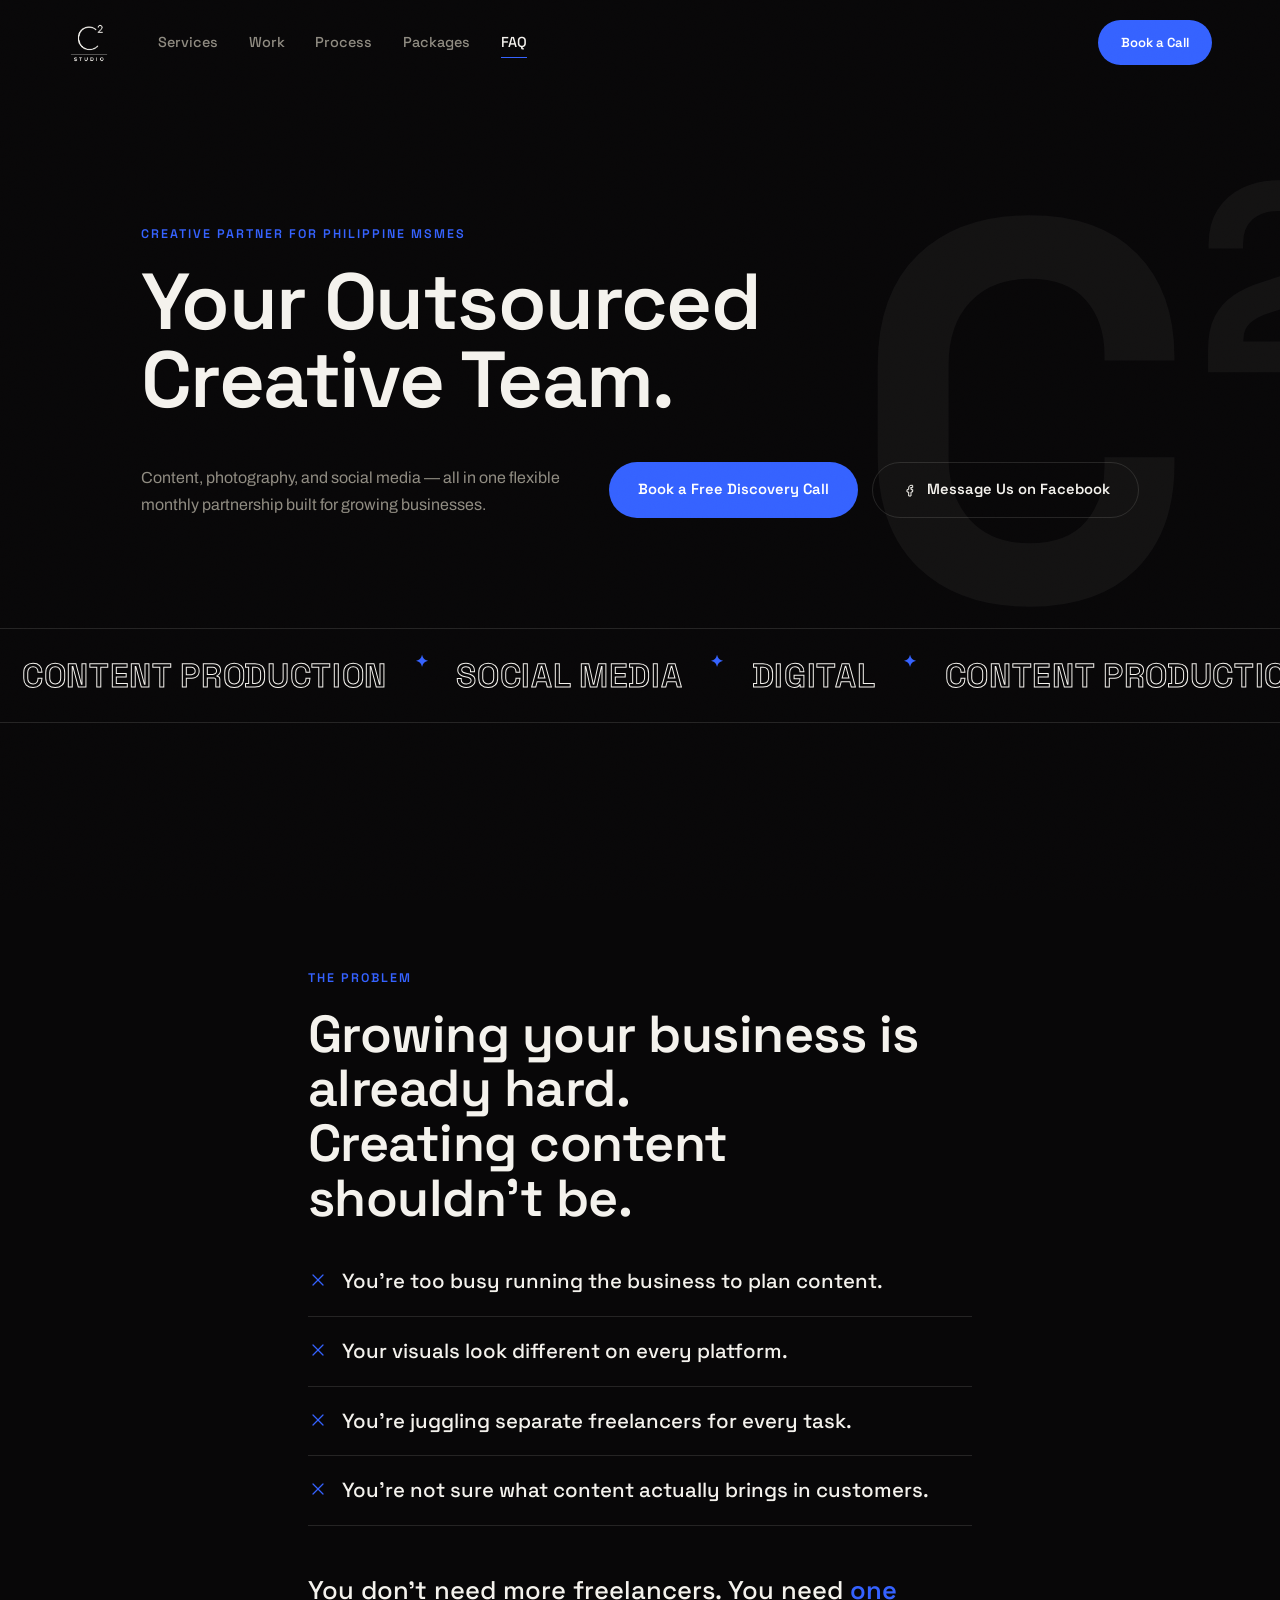
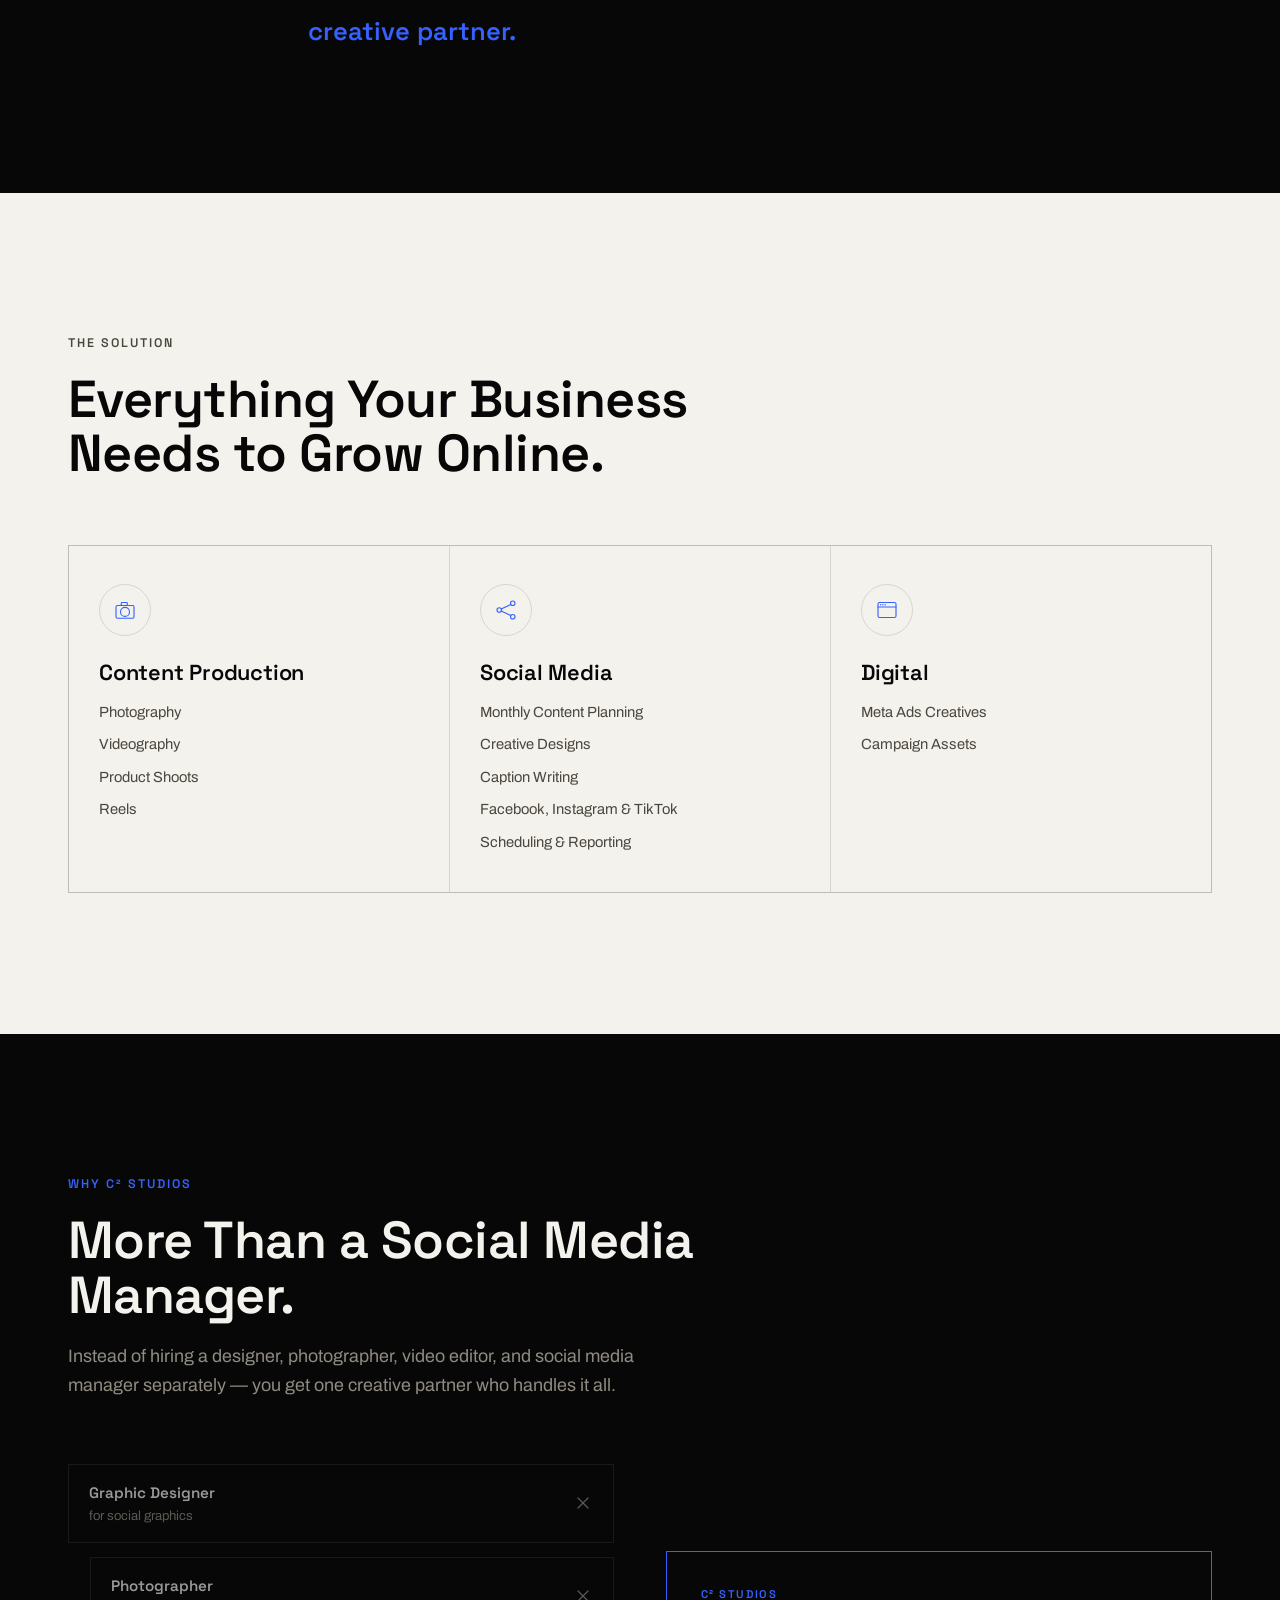
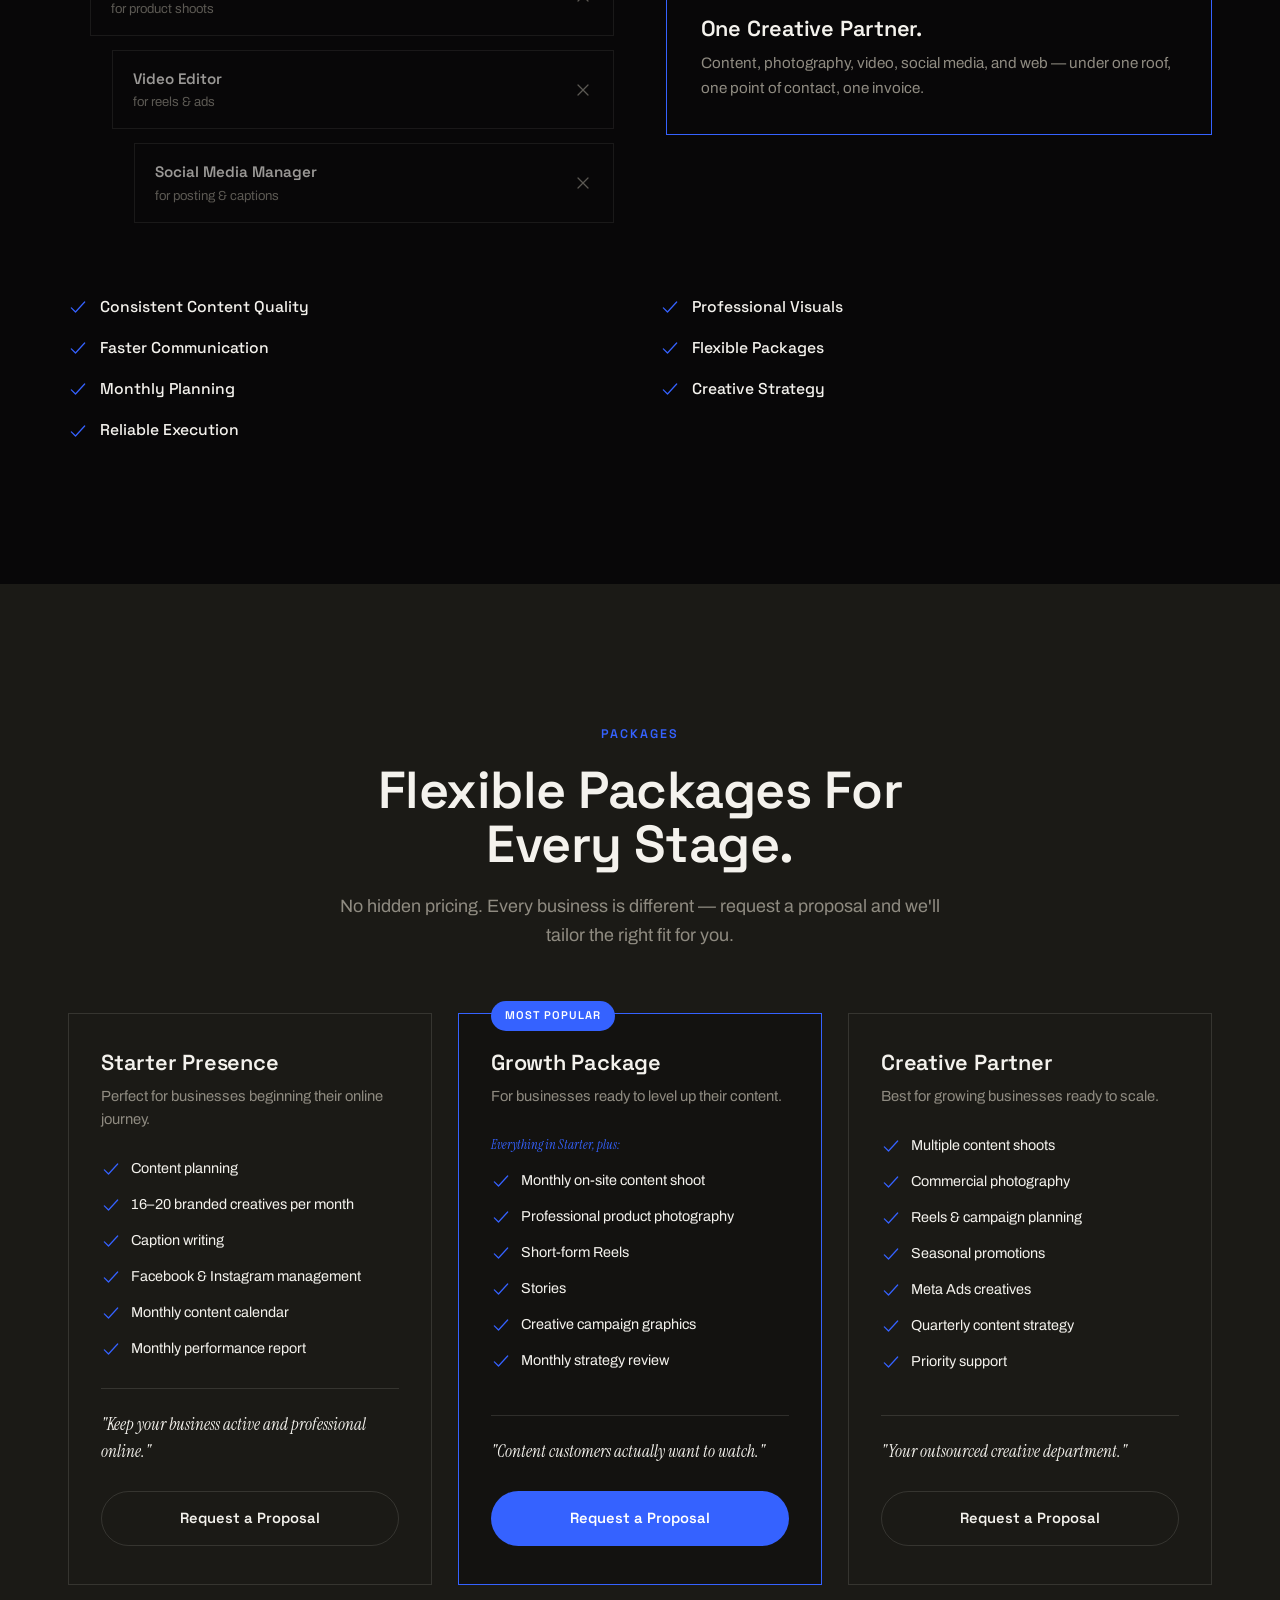
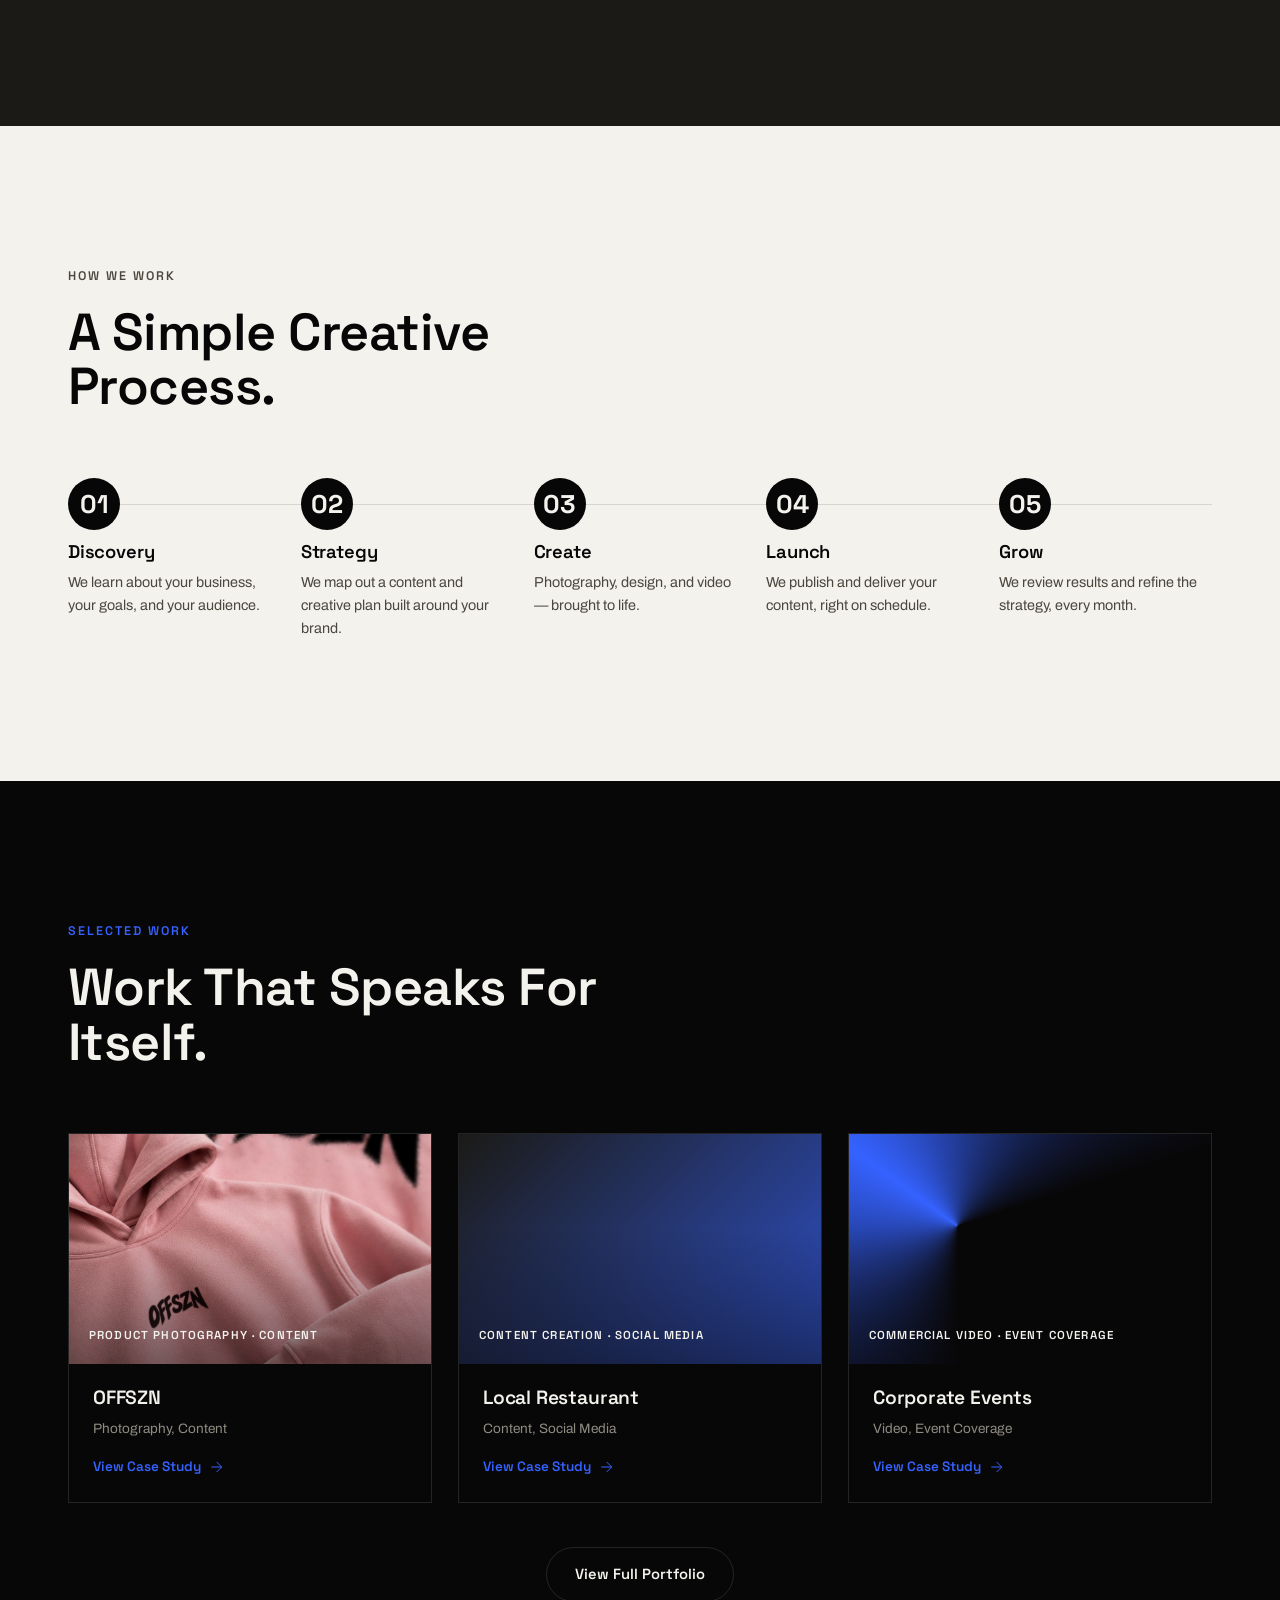
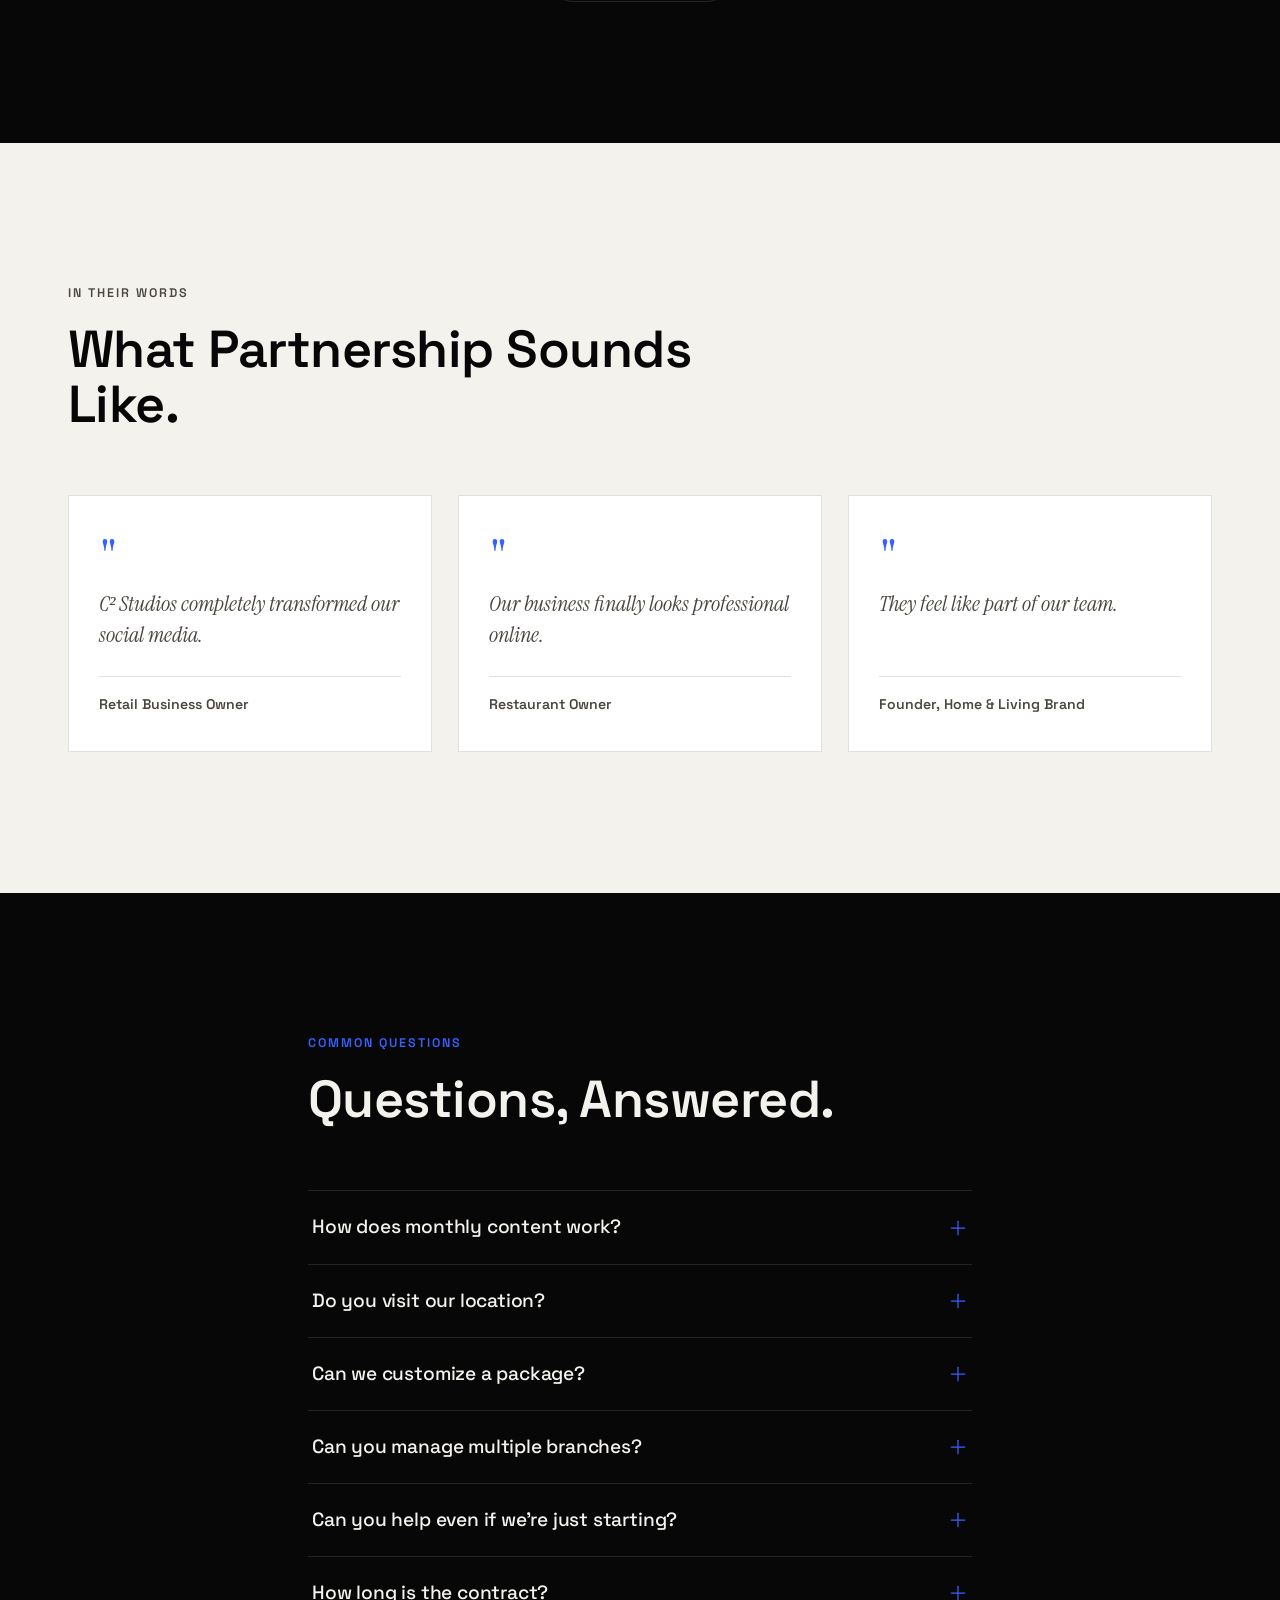
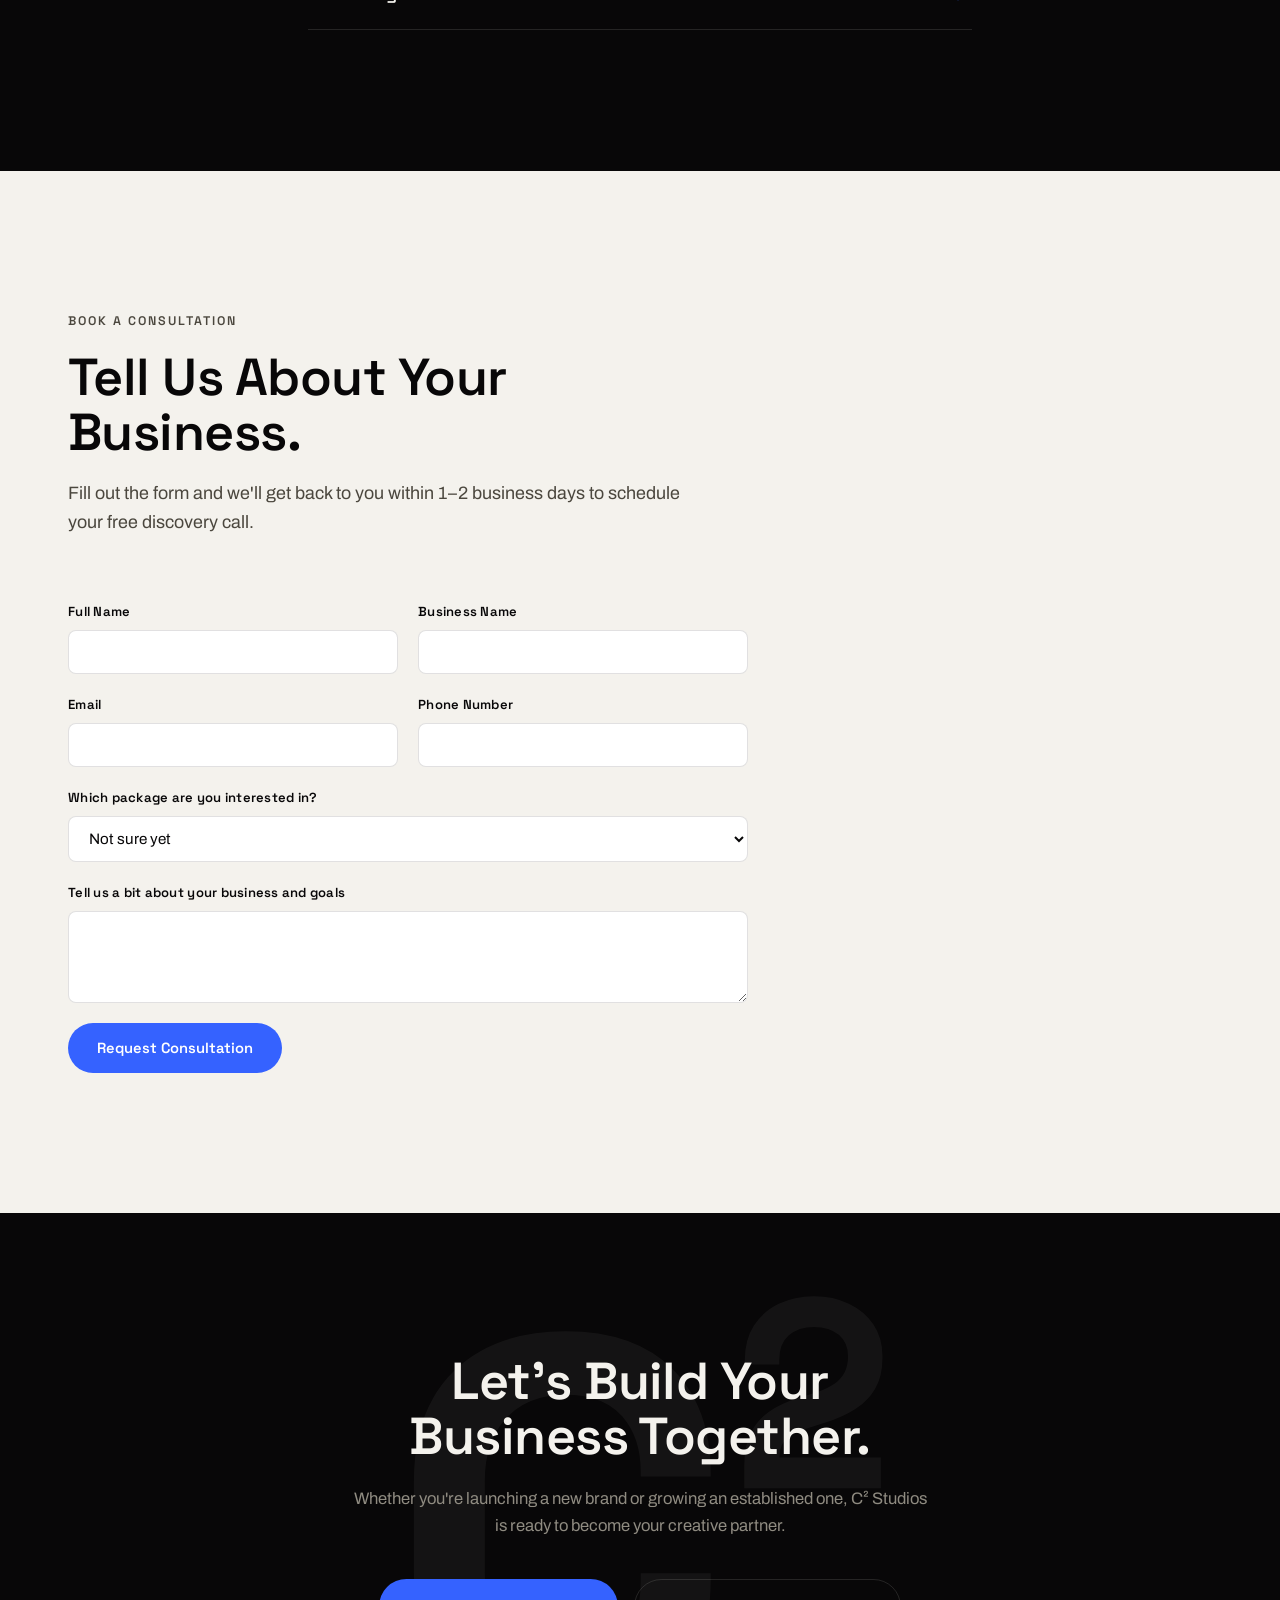
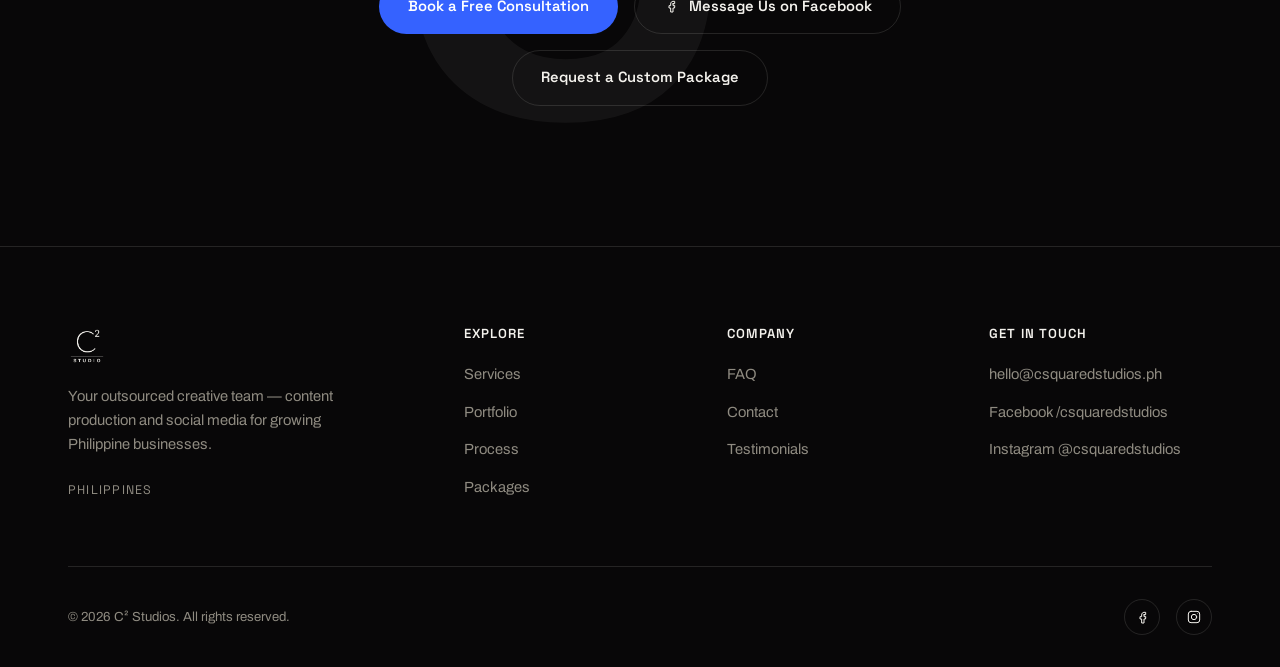
<file: index.html>
<!DOCTYPE html>
<html lang="en">
<head>
<meta charset="UTF-8">
<meta name="viewport" content="width=device-width, initial-scale=1.0">
<title>C² Studios — Your Outsourced Creative Team</title>
<meta name="description" content="C² Studios helps Philippine MSMEs build a stronger online presence through content production, social media, and web — all in one flexible creative partnership.">
<link rel="icon" type="image/png" href="favicon.png">
<link rel="apple-touch-icon" href="apple-touch-icon.png">
<link rel="preconnect" href="https://fonts.googleapis.com">
<link rel="preconnect" href="https://fonts.gstatic.com" crossorigin>
<link href="https://fonts.googleapis.com/css2?family=Space+Grotesk:wght@400;500;600;700&family=Archivo:ital,wght@0,400;0,500;0,600;0,700;1,400&family=Instrument+Serif:ital@0;1&display=swap" rel="stylesheet">
<link rel="stylesheet" href="styles.css">
</head>
<body>

<!-- SVG ICON SPRITE -->
<svg style="display:none" aria-hidden="true">
  <symbol id="icon-x" viewBox="0 0 24 24"><line x1="6" y1="6" x2="18" y2="18"/><line x1="18" y1="6" x2="6" y2="18"/></symbol>
  <symbol id="icon-check" viewBox="0 0 24 24"><polyline points="4,13 9,18 20,6"/></symbol>
  <symbol id="icon-plus" viewBox="0 0 24 24"><line x1="12" y1="4" x2="12" y2="20"/><line x1="4" y1="12" x2="20" y2="12"/></symbol>
  <symbol id="icon-brand" viewBox="0 0 32 32"><circle cx="12" cy="16" r="8"/><circle cx="20" cy="16" r="8"/></symbol>
  <symbol id="icon-camera" viewBox="0 0 32 32"><rect x="4" y="10" width="24" height="17" rx="2"/><circle cx="16" cy="18.5" r="6"/><rect x="11" y="6" width="8" height="4" rx="1"/></symbol>
  <symbol id="icon-social" viewBox="0 0 32 32"><circle cx="7" cy="16" r="3"/><circle cx="25" cy="7" r="3"/><circle cx="25" cy="25" r="3"/><line x1="9.6" y1="14.6" x2="22.4" y2="8.6"/><line x1="9.6" y1="17.4" x2="22.4" y2="23.4"/></symbol>
  <symbol id="icon-digital" viewBox="0 0 32 32"><rect x="4" y="6" width="24" height="20" rx="2"/><line x1="4" y1="12" x2="28" y2="12"/><circle cx="7.5" cy="9" r="0.9" fill="currentColor" stroke="none"/><circle cx="10.5" cy="9" r="0.9" fill="currentColor" stroke="none"/><circle cx="13.5" cy="9" r="0.9" fill="currentColor" stroke="none"/></symbol>
  <symbol id="icon-arrow" viewBox="0 0 24 24"><line x1="4" y1="12" x2="19" y2="12"/><polyline points="12,5 19,12 12,19"/></symbol>
  <symbol id="icon-fb" viewBox="0 0 24 24"><path d="M15 8.5h2.5V5h-2.5C13 5 11.5 6.5 11.5 9v2.5H9V15h2.5v6H15v-6h2.3l.4-3.5H15V9c0-.3.2-.5.5-.5z"/></symbol>
  <symbol id="icon-ig" viewBox="0 0 24 24"><rect x="3.5" y="3.5" width="17" height="17" rx="4"/><circle cx="12" cy="12" r="4"/><circle cx="17" cy="7" r="0.6" fill="currentColor" stroke="none"/></symbol>
</svg>

<!-- ============ NAV ============ -->
<header class="nav" id="siteNav">
  <div class="container nav-inner">
    <a href="#top" class="nav-logo" aria-label="C² Studios, back to top">
      <img src="logo.png" alt="C² Studios logo" width="42" height="42">
    </a>
    <nav class="nav-links" aria-label="Primary">
      <a href="#services" data-nav-link data-target="services">Services</a>
      <a href="portfolio.html" data-nav-link>Work</a>
      <a href="#process" data-nav-link data-target="process">Process</a>
      <a href="#packages" data-nav-link data-target="packages">Packages</a>
      <a href="#faq" data-nav-link data-target="faq">FAQ</a>
    </nav>
    <a href="#book" class="btn btn-primary btn-sm nav-cta">Book a Call</a>
    <button class="nav-toggle" id="navToggle" aria-label="Open menu" aria-expanded="false">
      <span></span><span></span><span></span>
    </button>
  </div>
  <div class="nav-mobile" id="navMobile">
    <a href="#services" data-nav-link>Services</a>
    <a href="portfolio.html" data-nav-link>Work</a>
    <a href="#process" data-nav-link>Process</a>
    <a href="#packages" data-nav-link>Packages</a>
    <a href="#faq" data-nav-link>FAQ</a>
    <a href="#book" class="btn btn-primary nav-mobile-cta">Book a Call</a>
  </div>
</header>

<!-- ============ HERO ============ -->
<section class="hero bg-ink" id="top">
  <div class="hero-ghost" aria-hidden="true">C<span>2</span></div>
  <div class="container hero-inner">
    <p class="eyebrow reveal">Creative Partner for Philippine MSMEs</p>
    <h1 class="hero-headline reveal">Your Outsourced<br>Creative Team.</h1>
    <div class="hero-row reveal">
      <p class="hero-sub">Content, photography, and social media — all in one flexible monthly partnership built for growing businesses.</p>
      <div class="hero-ctas">
        <a href="#book" class="btn btn-primary">Book a Free Discovery Call</a>
        <a href="https://www.facebook.com/share/14o7Y7Mvsyy/?mibextid=wwXIfr" target="_blank" rel="noopener" class="btn btn-outline"><svg class="icon" style="width:16px;height:16px"><use href="#icon-fb"></use></svg>Message Us on Facebook</a>
      </div>
    </div>
  </div>
  <div class="marquee">
    <div class="marquee-track">
      <span>Content Production</span><span class="dot">✦</span><span>Social Media</span><span class="dot">✦</span><span>Digital</span><span class="dot">✦</span>
      <span>Content Production</span><span class="dot">✦</span><span>Social Media</span><span class="dot">✦</span><span>Digital</span><span class="dot">✦</span>
    </div>
  </div>
</section>

<!-- ============ PROBLEM ============ -->
<section class="section bg-ink" id="problem">
  <div class="container narrow">
    <p class="eyebrow reveal">The Problem</p>
    <h2 class="reveal">Growing your business is already hard.<br>Creating content shouldn't be.</h2>
    <ul class="problem-list reveal-stagger">
      <li><svg class="icon"><use href="#icon-x"></use></svg>You're too busy running the business to plan content.</li>
      <li><svg class="icon"><use href="#icon-x"></use></svg>Your visuals look different on every platform.</li>
      <li><svg class="icon"><use href="#icon-x"></use></svg>You're juggling separate freelancers for every task.</li>
      <li><svg class="icon"><use href="#icon-x"></use></svg>You're not sure what content actually brings in customers.</li>
    </ul>
    <p class="problem-resolve reveal">You don't need more freelancers. You need <strong>one creative partner.</strong></p>
  </div>
</section>

<!-- ============ SOLUTION / PILLARS ============ -->
<section class="section bg-paper" id="services">
  <div class="container">
    <div class="section-head reveal">
      <p class="eyebrow" style="color:var(--char)">The Solution</p>
      <h2>Everything Your Business Needs to Grow Online.</h2>
    </div>
    <div class="pillars-grid reveal-stagger">
      <div class="pillar-card">
        <div class="pillar-icon"><svg class="icon"><use href="#icon-camera"></use></svg></div>
        <h3>Content Production</h3>
        <ul class="pillar-list">
          <li>Photography</li><li>Videography</li><li>Product Shoots</li><li>Reels</li>
        </ul>
      </div>
      <div class="pillar-card">
        <div class="pillar-icon"><svg class="icon"><use href="#icon-social"></use></svg></div>
        <h3>Social Media</h3>
        <ul class="pillar-list">
          <li>Monthly Content Planning</li><li>Creative Designs</li><li>Caption Writing</li><li>Facebook, Instagram &amp; TikTok</li><li>Scheduling &amp; Reporting</li>
        </ul>
      </div>
      <div class="pillar-card">
        <div class="pillar-icon"><svg class="icon"><use href="#icon-digital"></use></svg></div>
        <h3>Digital</h3>
        <ul class="pillar-list">
          <li>Meta Ads Creatives</li><li>Campaign Assets</li>
        </ul>
      </div>
    </div>
  </div>
</section>

<!-- ============ WHY CHOOSE US ============ -->
<section class="section bg-ink" id="why">
  <div class="container">
    <div class="section-head reveal">
      <p class="eyebrow">Why C² Studios</p>
      <h2>More Than a Social Media Manager.</h2>
      <p class="lead" style="margin-top:20px;">Instead of hiring a designer, photographer, video editor, and social media manager separately — you get one creative partner who handles it all.</p>
    </div>

    <div class="compare-wrap reveal">
      <div class="compare-old">
        <div class="old-role"><div><div class="old-role-name">Graphic Designer</div><div class="old-role-desc">for social graphics</div></div><svg class="icon" style="color:var(--stone)"><use href="#icon-x"></use></svg></div>
        <div class="old-role"><div><div class="old-role-name">Photographer</div><div class="old-role-desc">for product shoots</div></div><svg class="icon" style="color:var(--stone)"><use href="#icon-x"></use></svg></div>
        <div class="old-role"><div><div class="old-role-name">Video Editor</div><div class="old-role-desc">for reels &amp; ads</div></div><svg class="icon" style="color:var(--stone)"><use href="#icon-x"></use></svg></div>
        <div class="old-role"><div><div class="old-role-name">Social Media Manager</div><div class="old-role-desc">for posting &amp; captions</div></div><svg class="icon" style="color:var(--stone)"><use href="#icon-x"></use></svg></div>
      </div>
      <div class="compare-new">
        <span class="compare-new-badge">C² Studios</span>
        <h3>One Creative Partner.</h3>
        <p>Content, photography, video, social media, and web — under one roof, one point of contact, one invoice.</p>
      </div>
    </div>

    <div class="advantages-grid reveal-stagger">
      <div class="advantage-item"><svg class="icon"><use href="#icon-check"></use></svg>Consistent Content Quality</div>
      <div class="advantage-item"><svg class="icon"><use href="#icon-check"></use></svg>Professional Visuals</div>
      <div class="advantage-item"><svg class="icon"><use href="#icon-check"></use></svg>Faster Communication</div>
      <div class="advantage-item"><svg class="icon"><use href="#icon-check"></use></svg>Flexible Packages</div>
      <div class="advantage-item"><svg class="icon"><use href="#icon-check"></use></svg>Monthly Planning</div>
      <div class="advantage-item"><svg class="icon"><use href="#icon-check"></use></svg>Creative Strategy</div>
      <div class="advantage-item"><svg class="icon"><use href="#icon-check"></use></svg>Reliable Execution</div>
    </div>
  </div>
</section>

<!-- ============ PACKAGES ============ -->
<section class="section bg-ink" id="packages" style="background:var(--slate-2)">
  <div class="container">
    <div class="section-head center reveal" style="margin-left:auto;margin-right:auto;">
      <p class="eyebrow">Packages</p>
      <h2>Flexible Packages For Every Stage.</h2>
      <p class="lead" style="margin-top:20px;">No hidden pricing. Every business is different — request a proposal and we'll tailor the right fit for you.</p>
    </div>

    <div class="pkg-grid reveal-stagger">
      <div class="pkg-card">
        <div class="pkg-head">
          <h3>Starter Presence</h3>
          <p class="pkg-tagline">Perfect for businesses beginning their online journey.</p>
        </div>
        <ul class="pkg-features">
          <li><svg class="icon"><use href="#icon-check"></use></svg>Content planning</li>
          <li><svg class="icon"><use href="#icon-check"></use></svg>16–20 branded creatives per month</li>
          <li><svg class="icon"><use href="#icon-check"></use></svg>Caption writing</li>
          <li><svg class="icon"><use href="#icon-check"></use></svg>Facebook &amp; Instagram management</li>
          <li><svg class="icon"><use href="#icon-check"></use></svg>Monthly content calendar</li>
          <li><svg class="icon"><use href="#icon-check"></use></svg>Monthly performance report</li>
        </ul>
        <p class="pkg-goal">"Keep your business active and professional online."</p>
        <a href="mailto:hello@csquaredstudios.ph?subject=Proposal%20Request%20-%20Starter%20Presence" class="btn btn-outline btn-block">Request a Proposal</a>
      </div>

      <div class="pkg-card is-popular">
        <span class="pkg-badge">Most Popular</span>
        <div class="pkg-head">
          <h3>Growth Package</h3>
          <p class="pkg-tagline">For businesses ready to level up their content.</p>
        </div>
        <p class="pkg-includes-note">Everything in Starter, plus:</p>
        <ul class="pkg-features">
          <li><svg class="icon"><use href="#icon-check"></use></svg>Monthly on-site content shoot</li>
          <li><svg class="icon"><use href="#icon-check"></use></svg>Professional product photography</li>
          <li><svg class="icon"><use href="#icon-check"></use></svg>Short-form Reels</li>
          <li><svg class="icon"><use href="#icon-check"></use></svg>Stories</li>
          <li><svg class="icon"><use href="#icon-check"></use></svg>Creative campaign graphics</li>
          <li><svg class="icon"><use href="#icon-check"></use></svg>Monthly strategy review</li>
        </ul>
        <p class="pkg-goal">"Content customers actually want to watch."</p>
        <a href="mailto:hello@csquaredstudios.ph?subject=Proposal%20Request%20-%20Growth%20Package" class="btn btn-primary btn-block">Request a Proposal</a>
      </div>

      <div class="pkg-card">
        <div class="pkg-head">
          <h3>Creative Partner</h3>
          <p class="pkg-tagline">Best for growing businesses ready to scale.</p>
        </div>
        <ul class="pkg-features">
          <li><svg class="icon"><use href="#icon-check"></use></svg>Multiple content shoots</li>
          <li><svg class="icon"><use href="#icon-check"></use></svg>Commercial photography</li>
          <li><svg class="icon"><use href="#icon-check"></use></svg>Reels &amp; campaign planning</li>
          <li><svg class="icon"><use href="#icon-check"></use></svg>Seasonal promotions</li>
          <li><svg class="icon"><use href="#icon-check"></use></svg>Meta Ads creatives</li>
          <li><svg class="icon"><use href="#icon-check"></use></svg>Quarterly content strategy</li>
          <li><svg class="icon"><use href="#icon-check"></use></svg>Priority support</li>
        </ul>
        <p class="pkg-goal">"Your outsourced creative department."</p>
        <a href="mailto:hello@csquaredstudios.ph?subject=Proposal%20Request%20-%20Creative%20Partner" class="btn btn-outline btn-block">Request a Proposal</a>
      </div>
    </div>
  </div>
</section>

<!-- ============ PROCESS ============ -->
<section class="section bg-paper" id="process">
  <div class="container">
    <div class="section-head reveal">
      <p class="eyebrow" style="color:var(--char)">How We Work</p>
      <h2>A Simple Creative Process.</h2>
    </div>
    <div class="process-track reveal-stagger">
      <div class="process-step"><div class="process-num">01</div><h3>Discovery</h3><p>We learn about your business, your goals, and your audience.</p></div>
      <div class="process-step"><div class="process-num">02</div><h3>Strategy</h3><p>We map out a content and creative plan built around your brand.</p></div>
      <div class="process-step"><div class="process-num">03</div><h3>Create</h3><p>Photography, design, and video — brought to life.</p></div>
      <div class="process-step"><div class="process-num">04</div><h3>Launch</h3><p>We publish and deliver your content, right on schedule.</p></div>
      <div class="process-step"><div class="process-num">05</div><h3>Grow</h3><p>We review results and refine the strategy, every month.</p></div>
    </div>
  </div>
</section>

<!-- ============ PORTFOLIO ============ -->
<section class="section bg-ink" id="work">
  <div class="container">
    <div class="section-head reveal">
      <p class="eyebrow">Selected Work</p>
      <h2>Work That Speaks For Itself.</h2>
    </div>
    <div class="portfolio-grid reveal-stagger">
      <div class="project-card" data-project="offszn" role="button" tabindex="0" aria-label="View OFFSZN case study">
        <div class="project-visual" style="background-image:url('images/offszn-1.jpg')"><span class="project-tag">Product Photography · Content</span></div>
        <div class="project-body">
          <h3>OFFSZN</h3>
          <p class="project-tags">Photography, Content</p>
          <span class="project-cta">View Case Study <svg class="icon"><use href="#icon-arrow"></use></svg></span>
        </div>
      </div>
      <div class="project-card" data-project="restaurant" role="button" tabindex="0" aria-label="View Restaurant case study">
        <div class="project-visual project-visual-2"><span class="project-tag">Content Creation · Social Media</span></div>
        <div class="project-body">
          <h3>Local Restaurant</h3>
          <p class="project-tags">Content, Social Media</p>
          <span class="project-cta">View Case Study <svg class="icon"><use href="#icon-arrow"></use></svg></span>
        </div>
      </div>
      <div class="project-card" data-project="events" role="button" tabindex="0" aria-label="View Corporate Events case study">
        <div class="project-visual project-visual-3"><span class="project-tag">Commercial Video · Event Coverage</span></div>
        <div class="project-body">
          <h3>Corporate Events</h3>
          <p class="project-tags">Video, Event Coverage</p>
          <span class="project-cta">View Case Study <svg class="icon"><use href="#icon-arrow"></use></svg></span>
        </div>
      </div>
    </div>
    <div style="margin-top:44px;text-align:center;">
      <a href="portfolio.html" class="btn btn-outline">View Full Portfolio</a>
    </div>
  </div>
</section>

<!-- Hidden case study content templates -->
<template id="project-offszn-tpl">
  <p class="modal-tags">Product Photography · Content</p>
  <h3>OFFSZN</h3>
  <div class="modal-gallery">
    <img src="images/offszn-1.jpg" alt="OFFSZN apparel product photography, pink hoodie flat lay">
    <img src="images/offszn-2.jpg" alt="OFFSZN apparel lifestyle photography, streetwear graphic tee">
  </div>
  <div class="modal-block"><h4>Challenge</h4><p>An independent streetwear label needed product and lifestyle photography that matched the premium feel of the clothing itself.</p></div>
  <div class="modal-block"><h4>Solution</h4><p>We shot a mix of clean product flat lays and on-location lifestyle photography to show the pieces both in detail and in context.</p></div>
  <div class="modal-block"><h4>Creative Output</h4><p>Product photography, lifestyle shoots, social-ready content.</p></div>
  <div class="modal-block"><h4>Results</h4><p>A consistent library of scroll-stopping content the brand could use across its drops and social channels.</p></div>
</template>
<template id="project-restaurant-tpl">
  <p class="modal-tags">Content Creation · Social Media</p>
  <h3>Local Restaurant</h3>
  <div class="modal-block"><h4>Challenge</h4><p>A family-run restaurant had great food but inconsistent, infrequent social posts that didn't reflect the quality of the dining experience.</p></div>
  <div class="modal-block"><h4>Solution</h4><p>We introduced a monthly content shoot and planning system, turning each visit into a full month of scroll-stopping posts and stories.</p></div>
  <div class="modal-block"><h4>Creative Output</h4><p>Monthly food photography, Reels, caption writing, content calendar.</p></div>
  <div class="modal-block"><h4>Results</h4><p>A steady stream of professional content and a noticeably more active, consistent social presence.</p></div>
</template>
<template id="project-events-tpl">
  <p class="modal-tags">Commercial Video · Event Coverage</p>
  <h3>Corporate Events</h3>
  <div class="modal-block"><h4>Challenge</h4><p>A corporate client needed professional coverage of a major company event, with no in-house video or photography team of their own.</p></div>
  <div class="modal-block"><h4>Solution</h4><p>We handled full event coverage — from planning the shot list to filming and editing a polished highlight reel.</p></div>
  <div class="modal-block"><h4>Creative Output</h4><p>Event photography, videography, a commercial highlight reel.</p></div>
  <div class="modal-block"><h4>Results</h4><p>A professional record of the event, ready to share across their website and social channels.</p></div>
</template>

<!-- ============ TESTIMONIALS ============ -->
<section class="section bg-paper" id="testimonials">
  <div class="container">
    <div class="section-head reveal">
      <p class="eyebrow" style="color:var(--char)">In Their Words</p>
      <h2>What Partnership Sounds Like.</h2>
    </div>
    <div class="testi-grid reveal-stagger">
      <div class="testi-card">
        <div class="testi-mark">"</div>
        <p class="testi-quote">C² Studios completely transformed our social media.</p>
        <p class="testi-author">Retail Business Owner</p>
      </div>
      <div class="testi-card">
        <div class="testi-mark">"</div>
        <p class="testi-quote">Our business finally looks professional online.</p>
        <p class="testi-author">Restaurant Owner</p>
      </div>
      <div class="testi-card">
        <div class="testi-mark">"</div>
        <p class="testi-quote">They feel like part of our team.</p>
        <p class="testi-author">Founder, Home &amp; Living Brand</p>
      </div>
    </div>
  </div>
</section>

<!-- ============ FAQ ============ -->
<section class="section bg-ink" id="faq">
  <div class="container narrow">
    <div class="section-head reveal">
      <p class="eyebrow">Common Questions</p>
      <h2>Questions, Answered.</h2>
    </div>
    <div class="faq-list reveal">
      <div class="faq-item">
        <button class="faq-trigger" aria-expanded="false"><h3>How does monthly content work?</h3><svg class="icon faq-icon"><use href="#icon-plus"></use></svg></button>
        <div class="faq-panel"><div class="faq-panel-inner"><p>Each month, we plan, create, and publish content based on your package — from social posts to photography and video. You approve the plan, we handle the rest.</p></div></div>
      </div>
      <div class="faq-item">
        <button class="faq-trigger" aria-expanded="false"><h3>Do you visit our location?</h3><svg class="icon faq-icon"><use href="#icon-plus"></use></svg></button>
        <div class="faq-panel"><div class="faq-panel-inner"><p>Yes. Content shoots and select services happen on-site, depending on your package.</p></div></div>
      </div>
      <div class="faq-item">
        <button class="faq-trigger" aria-expanded="false"><h3>Can we customize a package?</h3><svg class="icon faq-icon"><use href="#icon-plus"></use></svg></button>
        <div class="faq-panel"><div class="faq-panel-inner"><p>Always. Every business is different, so we tailor each package around your goals and budget.</p></div></div>
      </div>
      <div class="faq-item">
        <button class="faq-trigger" aria-expanded="false"><h3>Can you manage multiple branches?</h3><svg class="icon faq-icon"><use href="#icon-plus"></use></svg></button>
        <div class="faq-panel"><div class="faq-panel-inner"><p>Yes — we keep your content consistent across every location you manage.</p></div></div>
      </div>
      <div class="faq-item">
        <button class="faq-trigger" aria-expanded="false"><h3>Can you help even if we're just starting?</h3><svg class="icon faq-icon"><use href="#icon-plus"></use></svg></button>
        <div class="faq-panel"><div class="faq-panel-inner"><p>Definitely. Our Starter Presence package is built for businesses just beginning their online journey.</p></div></div>
      </div>
      <div class="faq-item">
        <button class="faq-trigger" aria-expanded="false"><h3>How long is the contract?</h3><svg class="icon faq-icon"><use href="#icon-plus"></use></svg></button>
        <div class="faq-panel"><div class="faq-panel-inner"><p>Our partnerships run month-to-month, with no long-term lock-in required.</p></div></div>
      </div>
    </div>
  </div>
</section>

<!-- ============ BOOK A CONSULTATION ============ -->
<section class="section bg-paper" id="book">
  <div class="container">
    <div class="section-head reveal">
      <p class="eyebrow" style="color:var(--char)">Book a Consultation</p>
      <h2>Tell Us About Your Business.</h2>
      <p class="lead" style="margin-top:20px;">Fill out the form and we'll get back to you within 1–2 business days to schedule your free discovery call.</p>
    </div>
    <form class="book-form reveal" id="consultForm">
      <div class="form-row">
        <div class="form-field">
          <label for="fName">Full Name</label>
          <input type="text" id="fName" name="name" required autocomplete="name">
        </div>
        <div class="form-field">
          <label for="fBusiness">Business Name</label>
          <input type="text" id="fBusiness" name="business" required autocomplete="organization">
        </div>
      </div>
      <div class="form-row">
        <div class="form-field">
          <label for="fEmail">Email</label>
          <input type="email" id="fEmail" name="email" required autocomplete="email">
        </div>
        <div class="form-field">
          <label for="fPhone">Phone Number</label>
          <input type="tel" id="fPhone" name="phone" autocomplete="tel">
        </div>
      </div>
      <div class="form-row">
        <div class="form-field full">
          <label for="fPackage">Which package are you interested in?</label>
          <select id="fPackage" name="package">
            <option value="Not sure yet">Not sure yet</option>
            <option value="Starter Presence">Starter Presence</option>
            <option value="Growth Package">Growth Package</option>
            <option value="Creative Partner">Creative Partner</option>
            <option value="Custom Package">Custom Package</option>
          </select>
        </div>
      </div>
      <div class="form-row">
        <div class="form-field full">
          <label for="fMessage">Tell us a bit about your business and goals</label>
          <textarea id="fMessage" name="message" rows="4"></textarea>
        </div>
      </div>
      <div class="form-submit-row">
        <button type="submit" class="btn btn-primary" id="consultSubmitBtn">Request Consultation</button>
        <span class="form-status" id="consultStatus"></span>
      </div>
    </form>
  </div>
</section>

<!-- ============ FINAL CTA ============ -->
<section class="section bg-ink final-cta" id="contact">
  <div class="hero-ghost" aria-hidden="true">C<span>2</span></div>
  <div class="container final-cta-inner reveal">
    <h2>Let's Build Your Business Together.</h2>
    <p class="lead">Whether you're launching a new brand or growing an established one, C² Studios is ready to become your creative partner.</p>
    <div class="final-ctas">
      <a href="#book" class="btn btn-primary">Book a Free Consultation</a>
      <a href="https://www.facebook.com/share/14o7Y7Mvsyy/?mibextid=wwXIfr" target="_blank" rel="noopener" class="btn btn-outline"><svg class="icon" style="width:16px;height:16px"><use href="#icon-fb"></use></svg>Message Us on Facebook</a>
      <a href="mailto:hello@csquaredstudios.ph?subject=Custom%20Package%20Request" class="btn btn-outline">Request a Custom Package</a>
    </div>
  </div>
</section>

<!-- ============ FOOTER ============ -->
<footer class="footer bg-ink">
  <div class="container">
    <div class="footer-grid">
      <div class="footer-brand">
        <img src="logo.png" alt="C² Studios logo">
        <p>Your outsourced creative team — content production and social media for growing Philippine businesses.</p>
        <span class="footer-tag">Philippines</span>
      </div>
      <div class="footer-col">
        <h4>Explore</h4>
        <ul>
          <li><a href="#services">Services</a></li>
          <li><a href="portfolio.html">Portfolio</a></li>
          <li><a href="#process">Process</a></li>
          <li><a href="#packages">Packages</a></li>
        </ul>
      </div>
      <div class="footer-col">
        <h4>Company</h4>
        <ul>
          <li><a href="#faq">FAQ</a></li>
          <li><a href="#book">Contact</a></li>
          <li><a href="#testimonials">Testimonials</a></li>
        </ul>
      </div>
      <div class="footer-col">
        <h4>Get In Touch</h4>
        <ul>
          <li><a href="mailto:hello@csquaredstudios.ph">hello@csquaredstudios.ph</a></li>
          <li><a href="https://www.facebook.com/share/14o7Y7Mvsyy/?mibextid=wwXIfr" target="_blank" rel="noopener">Facebook /csquaredstudios</a></li>
          <li><a href="#">Instagram @csquaredstudios</a></li>
        </ul>
      </div>
    </div>
    <div class="footer-bottom">
      <p>© <span id="year"></span> C² Studios. All rights reserved.</p>
      <div class="footer-socials">
        <a href="https://www.facebook.com/share/14o7Y7Mvsyy/?mibextid=wwXIfr" target="_blank" rel="noopener" aria-label="Facebook"><svg class="icon" style="width:16px;height:16px"><use href="#icon-fb"></use></svg></a>
        <a href="#" aria-label="Instagram"><svg class="icon" style="width:16px;height:16px"><use href="#icon-ig"></use></svg></a>
      </div>
    </div>
  </div>
</footer>

<!-- ============ MODAL ============ -->
<div class="modal-backdrop" id="modalBackdrop">
  <div class="modal" role="dialog" aria-modal="true" aria-labelledby="modalContent">
    <button class="modal-close" id="modalClose" aria-label="Close case study"><svg class="icon"><use href="#icon-x"></use></svg></button>
    <div id="modalContent"></div>
  </div>
</div>

<script>
(function(){
  // Footer year
  document.getElementById('year').textContent = new Date().getFullYear();

  // Nav scroll state
  var nav = document.getElementById('siteNav');
  function onScroll(){
    if(window.scrollY > 40){ nav.classList.add('is-scrolled'); }
    else { nav.classList.remove('is-scrolled'); }
  }
  window.addEventListener('scroll', onScroll, {passive:true});
  onScroll();

  // Mobile nav toggle
  var toggle = document.getElementById('navToggle');
  var mobile = document.getElementById('navMobile');
  toggle.addEventListener('click', function(){
    var open = mobile.classList.toggle('is-open');
    toggle.classList.toggle('is-open', open);
    toggle.setAttribute('aria-expanded', open ? 'true' : 'false');
    document.body.classList.toggle('no-scroll', open);
  });
  document.querySelectorAll('#navMobile a').forEach(function(a){
    a.addEventListener('click', function(){
      mobile.classList.remove('is-open');
      toggle.classList.remove('is-open');
      toggle.setAttribute('aria-expanded','false');
      document.body.classList.remove('no-scroll');
    });
  });

  // Active nav link highlighting
  var navLinks = document.querySelectorAll('[data-nav-link]');
  var sections = ['services','why','packages','process','work','testimonials','faq'];
  var sectionEls = sections.map(function(id){ return document.getElementById(id); }).filter(Boolean);
  if('IntersectionObserver' in window){
    var navObserver = new IntersectionObserver(function(entries){
      entries.forEach(function(entry){
        if(entry.isIntersecting){
          var id = entry.target.id;
          navLinks.forEach(function(link){
            link.classList.toggle('is-active', link.getAttribute('data-target') === id);
          });
        }
      });
    }, {rootMargin:'-45% 0px -45% 0px'});
    sectionEls.forEach(function(el){ navObserver.observe(el); });
  }

  // Scroll reveal
  if('IntersectionObserver' in window){
    var revealObserver = new IntersectionObserver(function(entries){
      entries.forEach(function(entry){
        if(entry.isIntersecting){
          entry.target.classList.add('is-visible');
          revealObserver.unobserve(entry.target);
        }
      });
    }, {threshold:0.15});
    document.querySelectorAll('.reveal, .reveal-stagger').forEach(function(el){
      revealObserver.observe(el);
    });
  } else {
    document.querySelectorAll('.reveal, .reveal-stagger').forEach(function(el){
      el.classList.add('is-visible');
    });
  }

  // FAQ accordion
  document.querySelectorAll('.faq-item').forEach(function(item){
    var trigger = item.querySelector('.faq-trigger');
    var panel = item.querySelector('.faq-panel');
    trigger.addEventListener('click', function(){
      var isOpen = item.classList.contains('is-open');
      document.querySelectorAll('.faq-item.is-open').forEach(function(other){
        if(other !== item){
          other.classList.remove('is-open');
          other.querySelector('.faq-trigger').setAttribute('aria-expanded','false');
          other.querySelector('.faq-panel').style.maxHeight = null;
        }
      });
      if(isOpen){
        item.classList.remove('is-open');
        trigger.setAttribute('aria-expanded','false');
        panel.style.maxHeight = null;
      } else {
        item.classList.add('is-open');
        trigger.setAttribute('aria-expanded','true');
        panel.style.maxHeight = panel.scrollHeight + 'px';
      }
    });
  });

  // Portfolio modal
  var modalBackdrop = document.getElementById('modalBackdrop');
  var modalContent = document.getElementById('modalContent');
  var modalClose = document.getElementById('modalClose');

  function openModal(id){
    var tpl = document.getElementById('project-' + id + '-tpl');
    if(!tpl) return;
    modalContent.innerHTML = '';
    modalContent.appendChild(tpl.content.cloneNode(true));
    modalBackdrop.classList.add('is-open');
    document.body.classList.add('no-scroll');
  }
  function closeModal(){
    modalBackdrop.classList.remove('is-open');
    document.body.classList.remove('no-scroll');
  }
  document.querySelectorAll('[data-project]').forEach(function(card){
    card.addEventListener('click', function(){ openModal(card.getAttribute('data-project')); });
    card.addEventListener('keydown', function(e){
      if(e.key === 'Enter' || e.key === ' '){
        e.preventDefault();
        openModal(card.getAttribute('data-project'));
      }
    });
  });
  modalClose.addEventListener('click', closeModal);
  modalBackdrop.addEventListener('click', function(e){
    if(e.target === modalBackdrop) closeModal();
  });
  document.addEventListener('keydown', function(e){
    if(e.key === 'Escape') closeModal();
  });

  // Add corner brackets to bracket-frame elements (none currently required but kept for future use)
  document.querySelectorAll('.bracket-frame').forEach(function(el){
    ['bkt-tl','bkt-tr','bkt-bl','bkt-br'].forEach(function(cls){
      var s = document.createElement('span');
      s.className = 'bkt ' + cls;
      el.appendChild(s);
    });
  });
  // Consultation form submission
  var consultForm = document.getElementById('consultForm');
  if (consultForm) {
    var GOOGLE_SCRIPT_URL = 'https://script.google.com/macros/s/AKfycbzODTmqXY4I4IdAJxnh_KyzupUUReYWkwEoxPsZqJyrghKMCKp_Ka32wE7Xl7QTy1g2/exec';
    var statusEl = document.getElementById('consultStatus');
    var submitBtn = document.getElementById('consultSubmitBtn');

    consultForm.addEventListener('submit', function(e){
      e.preventDefault();

      submitBtn.disabled = true;
      statusEl.textContent = 'Sending...';
      statusEl.className = 'form-status';

      var formData = new FormData(consultForm);

      fetch(GOOGLE_SCRIPT_URL, {
        method: 'POST',
        body: formData
      })
      .then(function(){
        statusEl.textContent = "Thanks! We'll be in touch within 1–2 business days.";
        statusEl.className = 'form-status is-success';
        consultForm.reset();
      })
      .catch(function(err){
        console.error(err);
        statusEl.textContent = 'Submission failed. Please try again.';
        statusEl.className = 'form-status is-error';
      })
      .finally(function(){
        submitBtn.disabled = false;
      });
    });
  }

})();
</script>
</body>
</html>
</file>
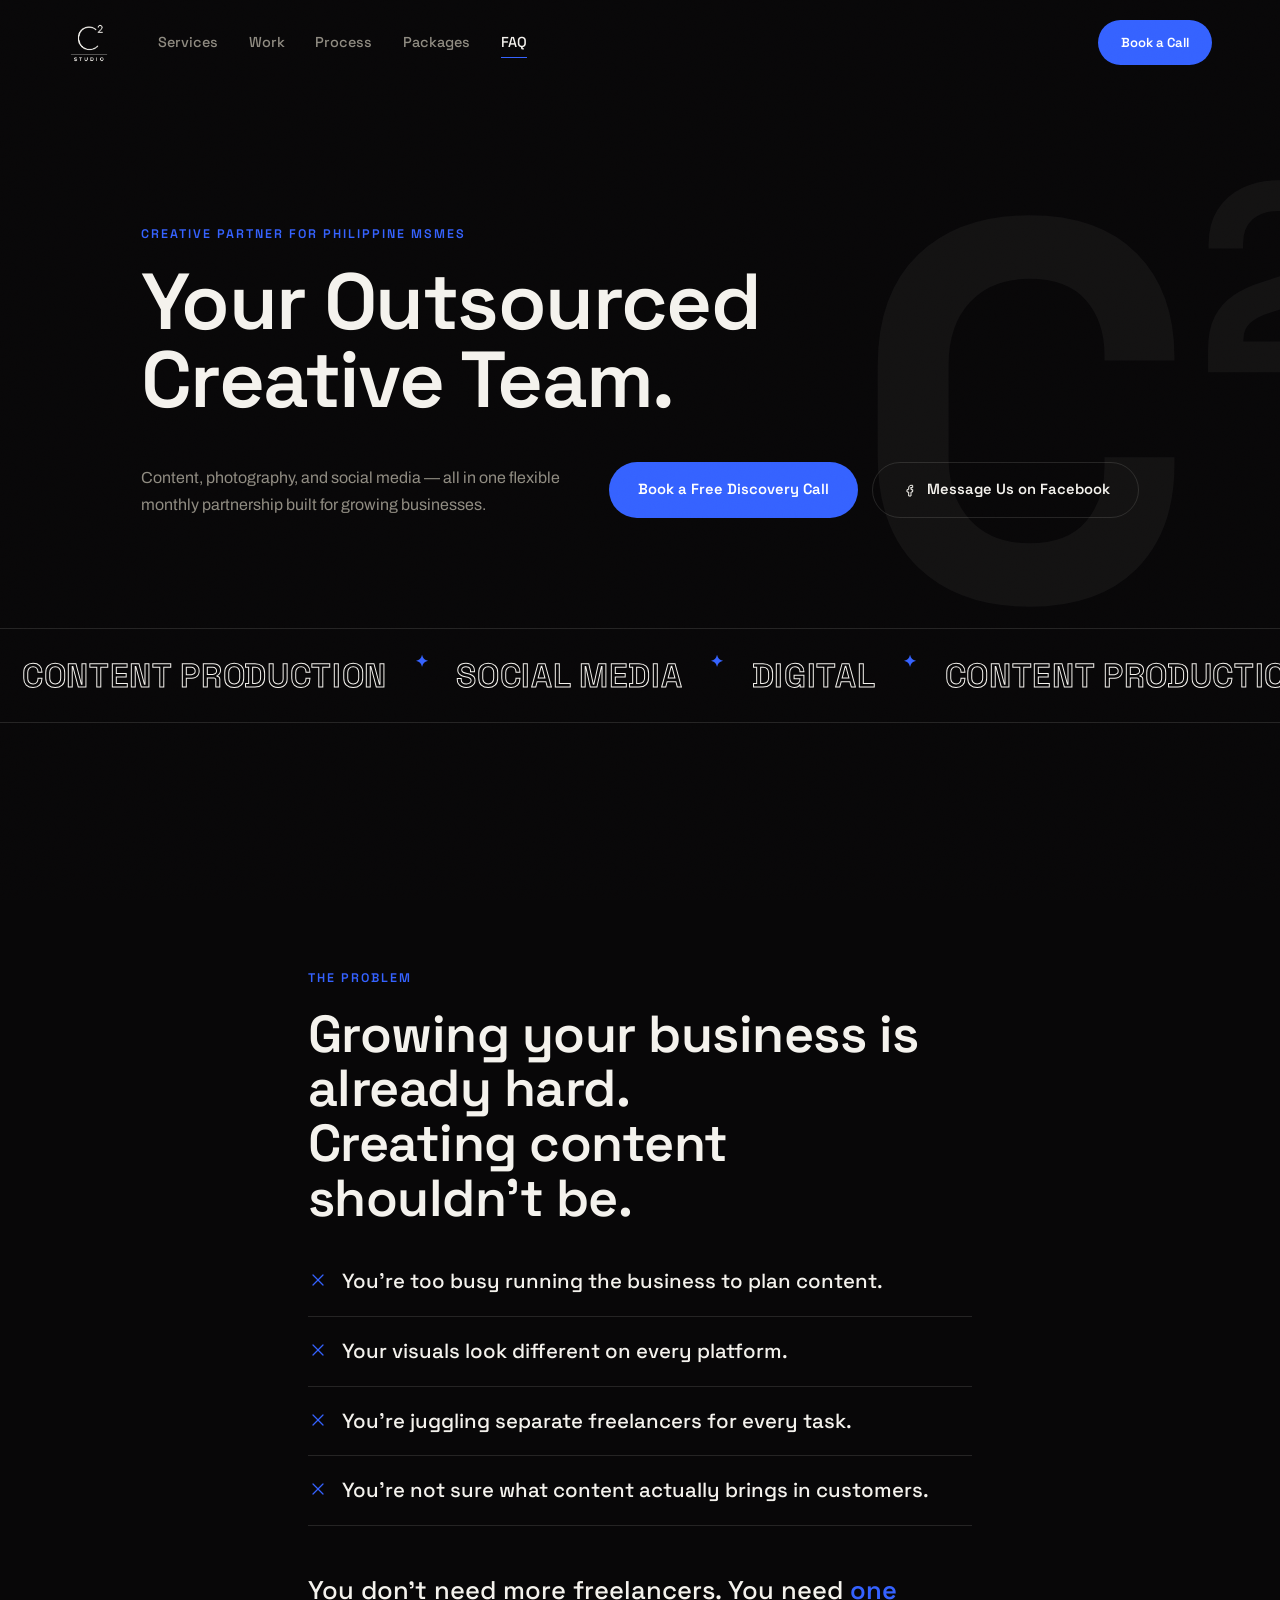
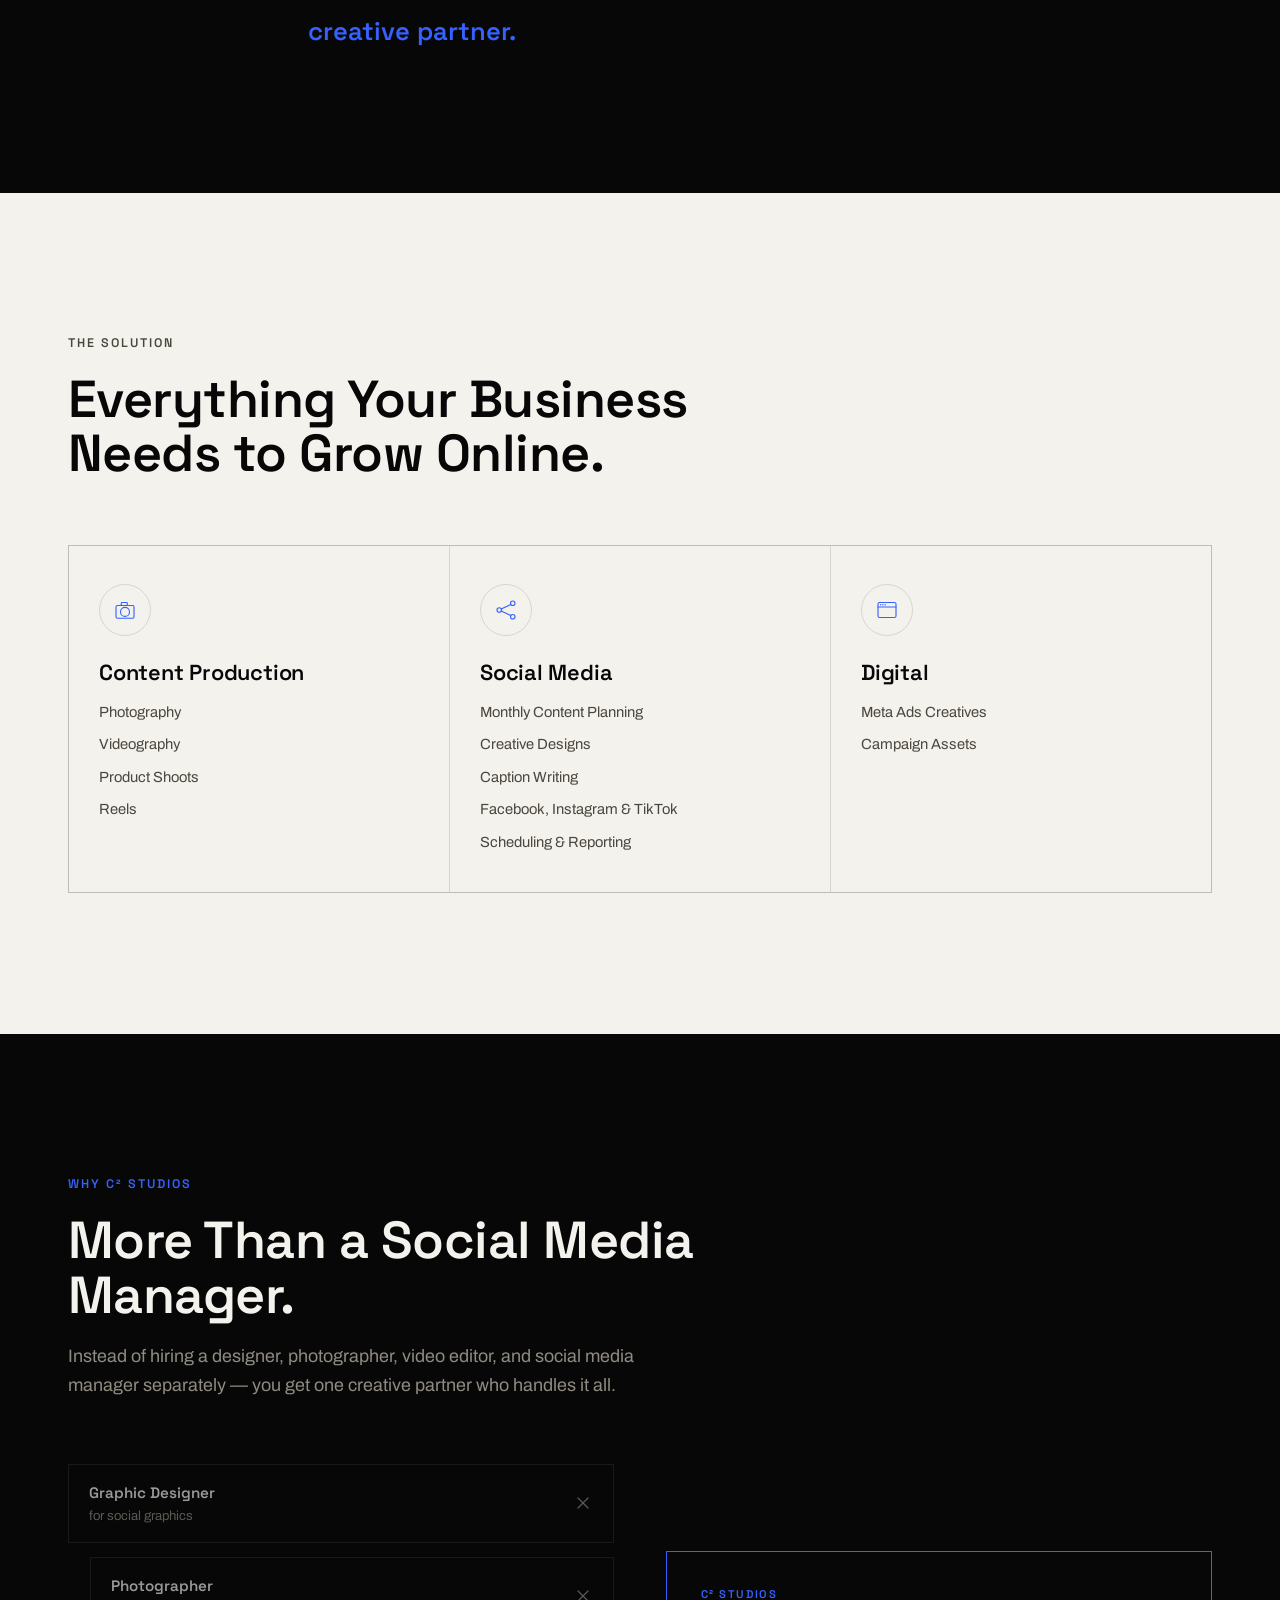
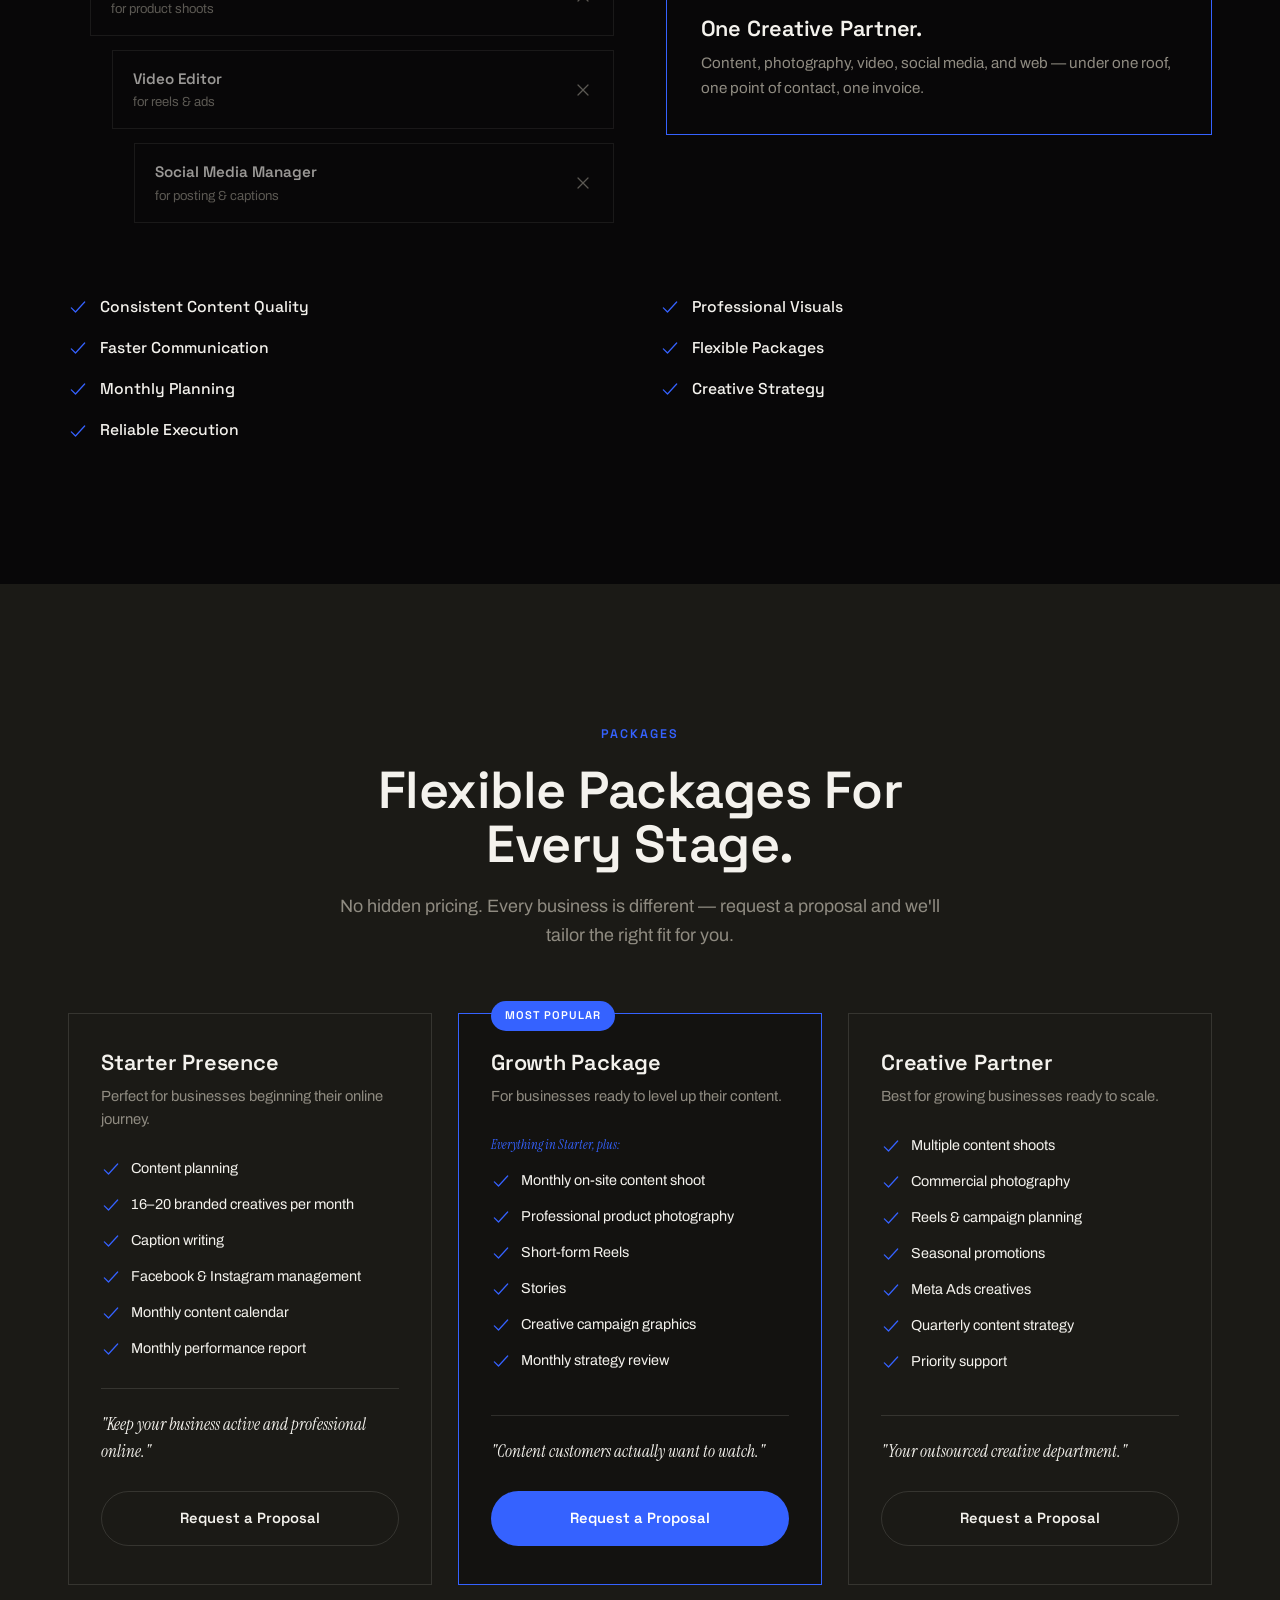
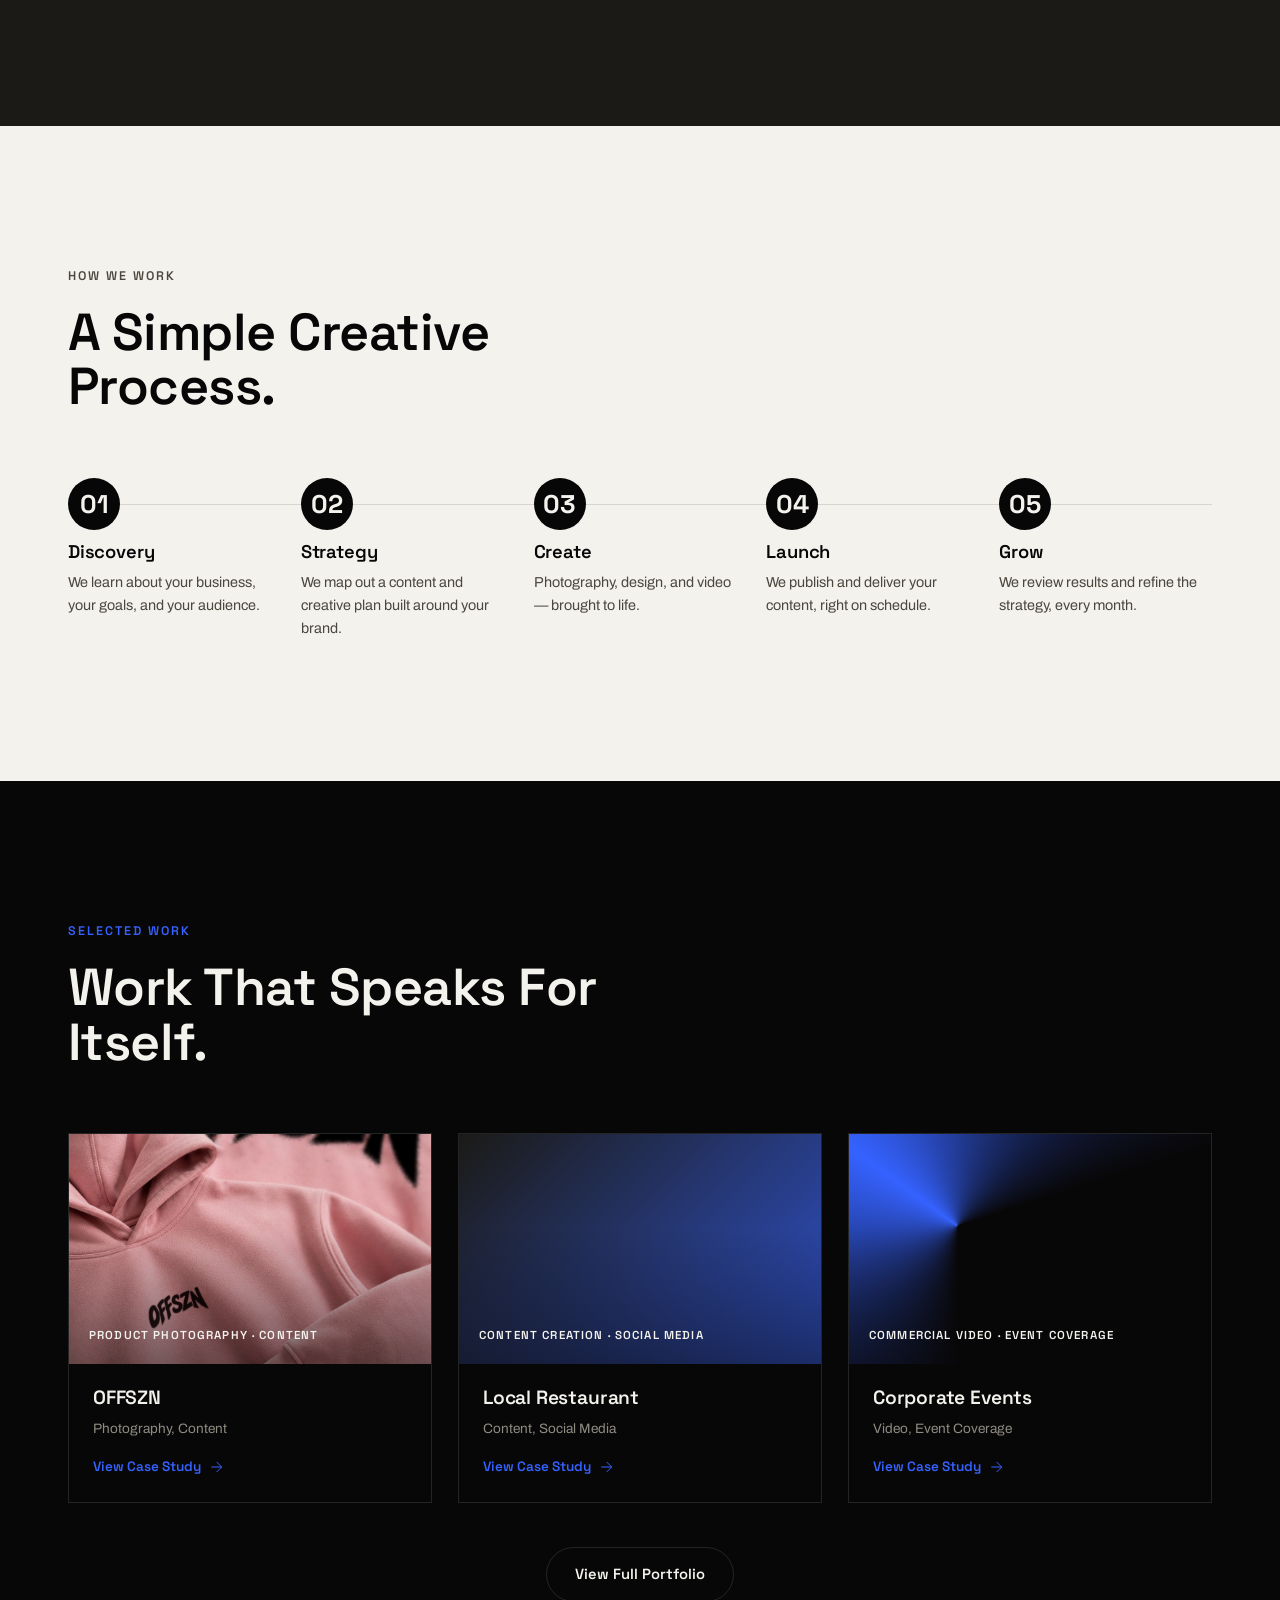
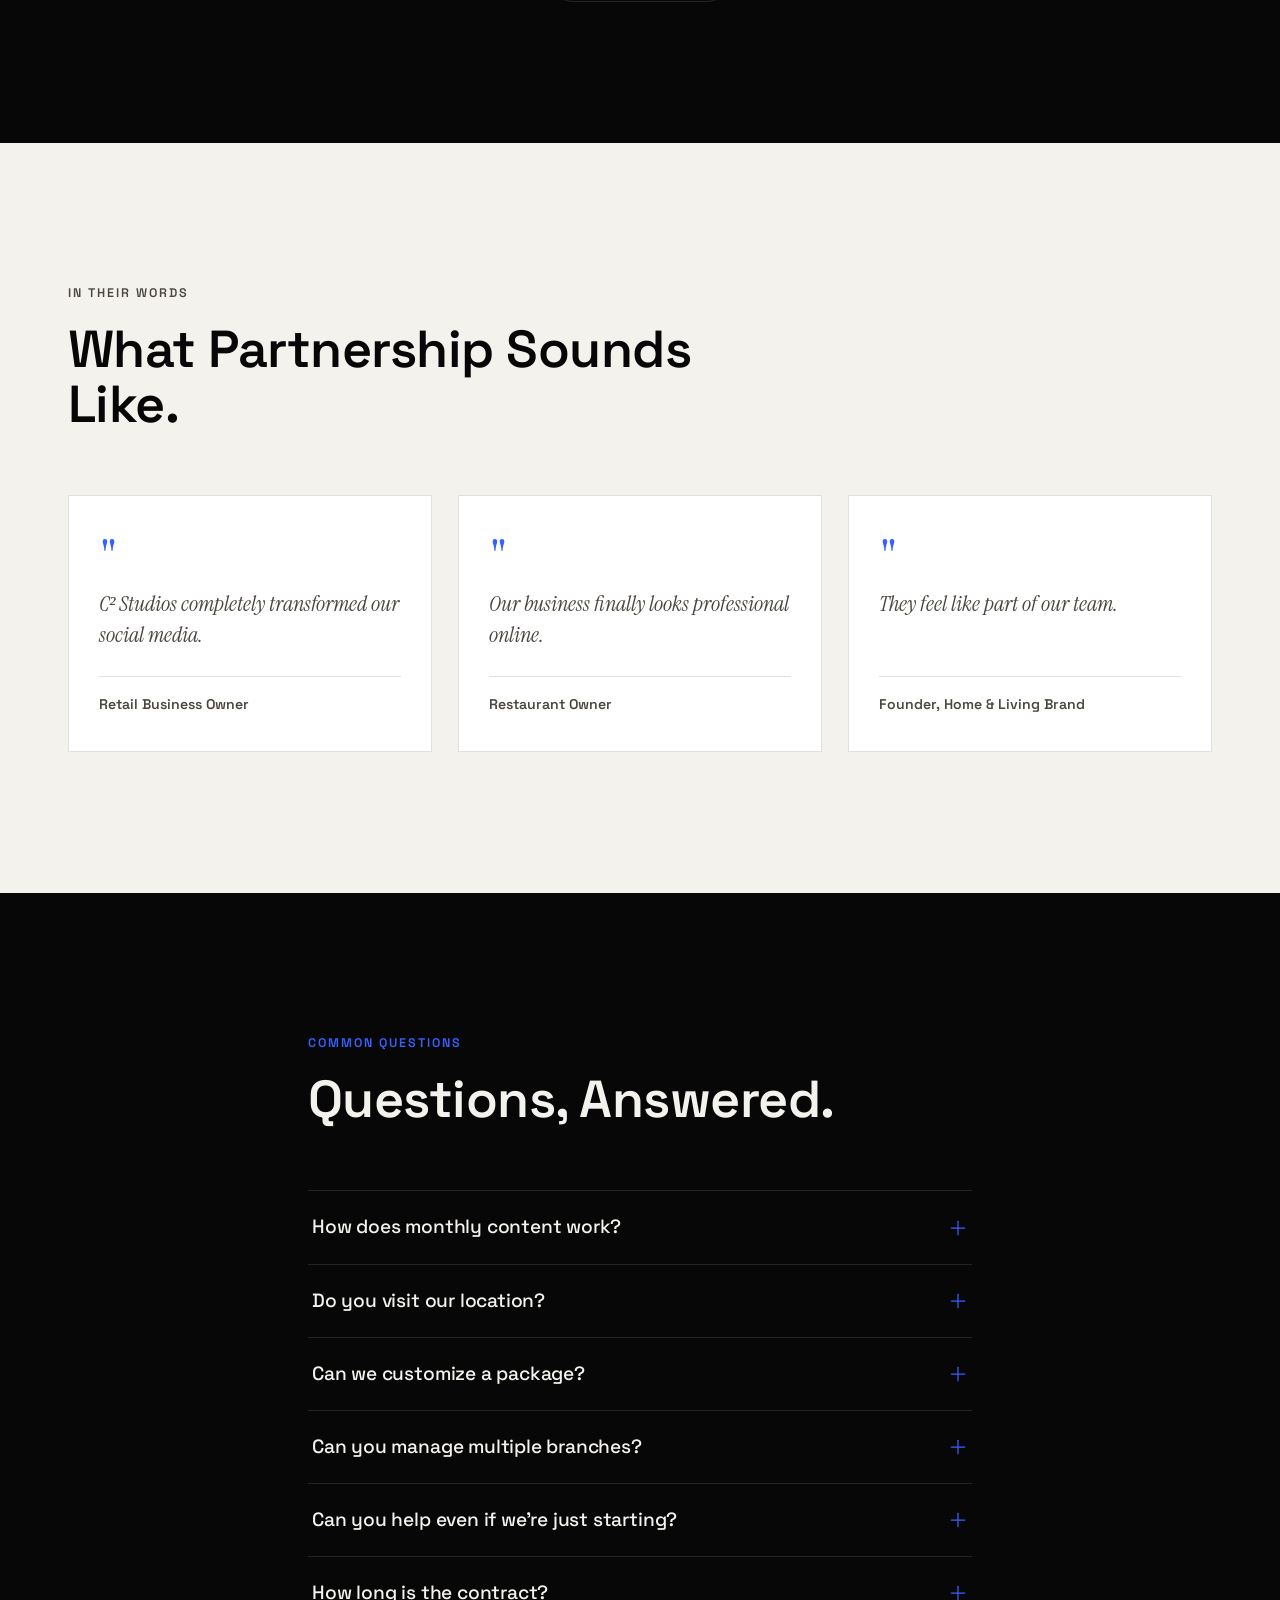
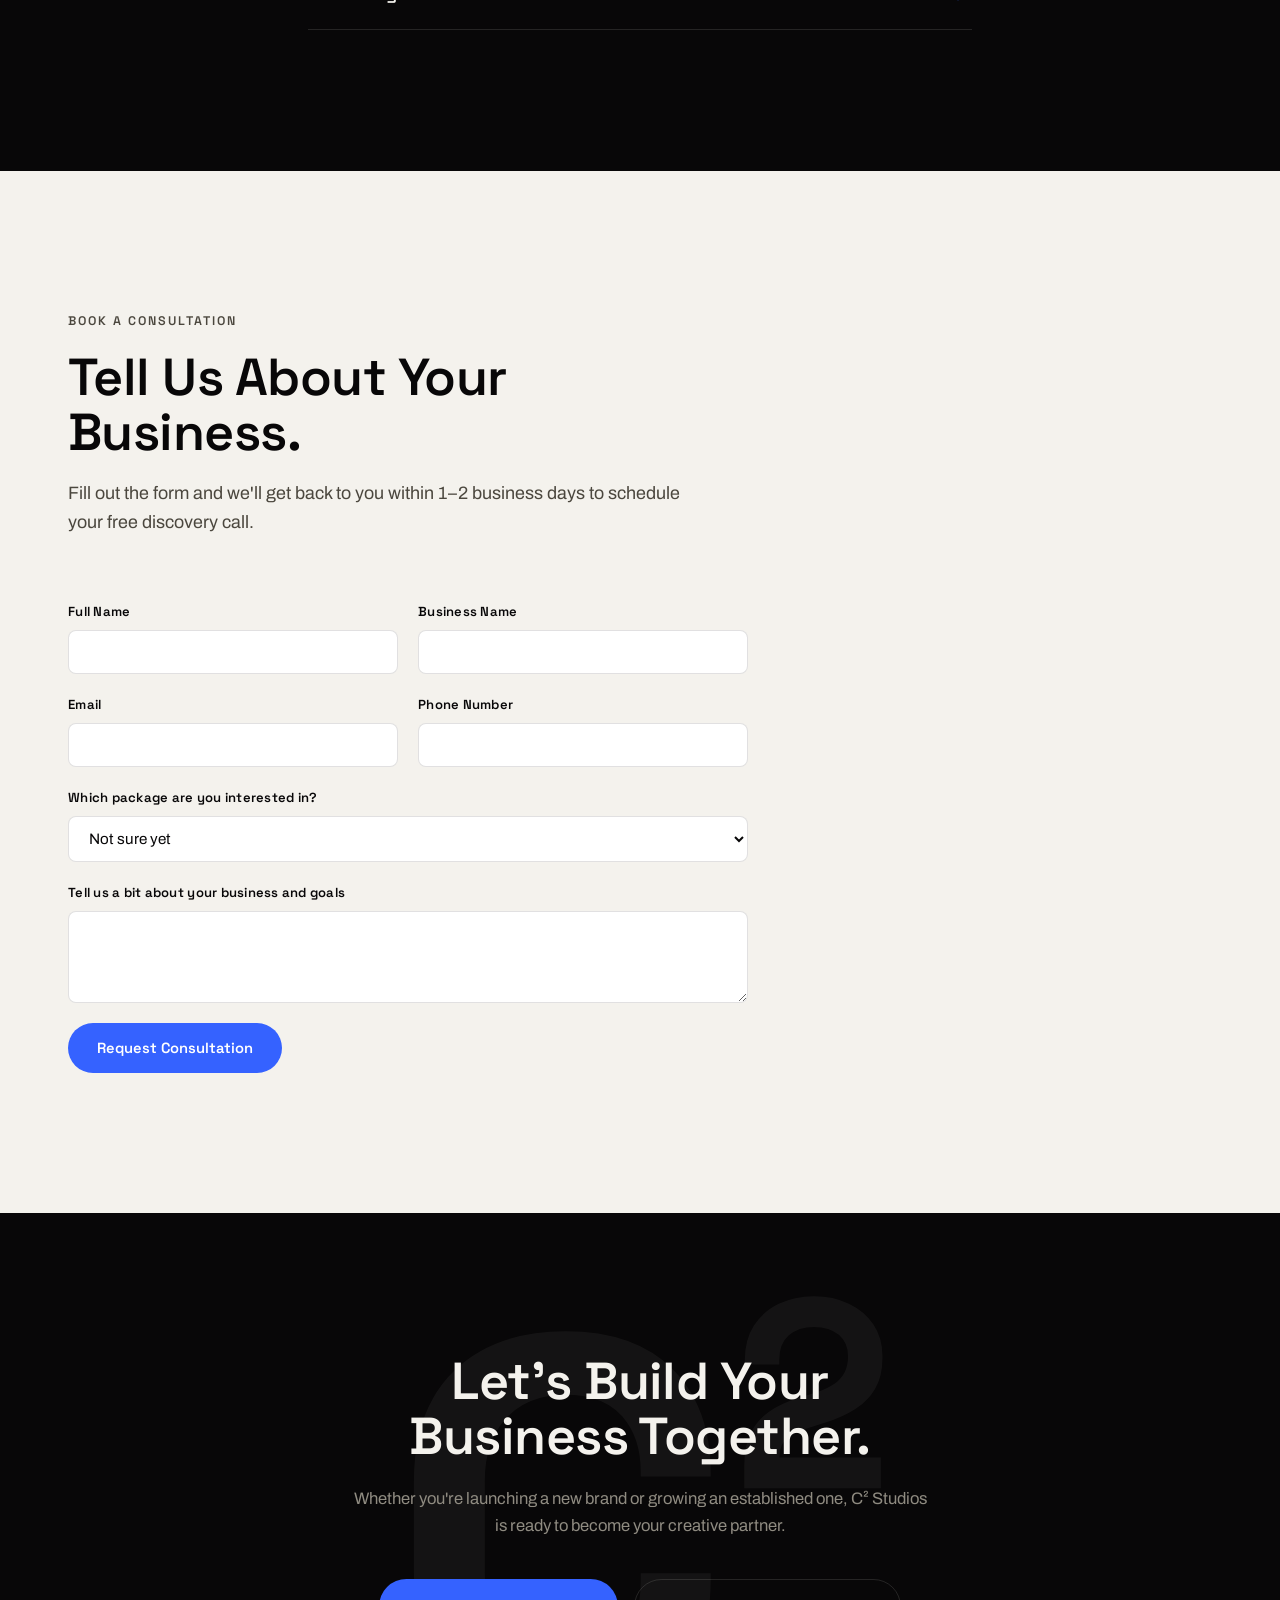
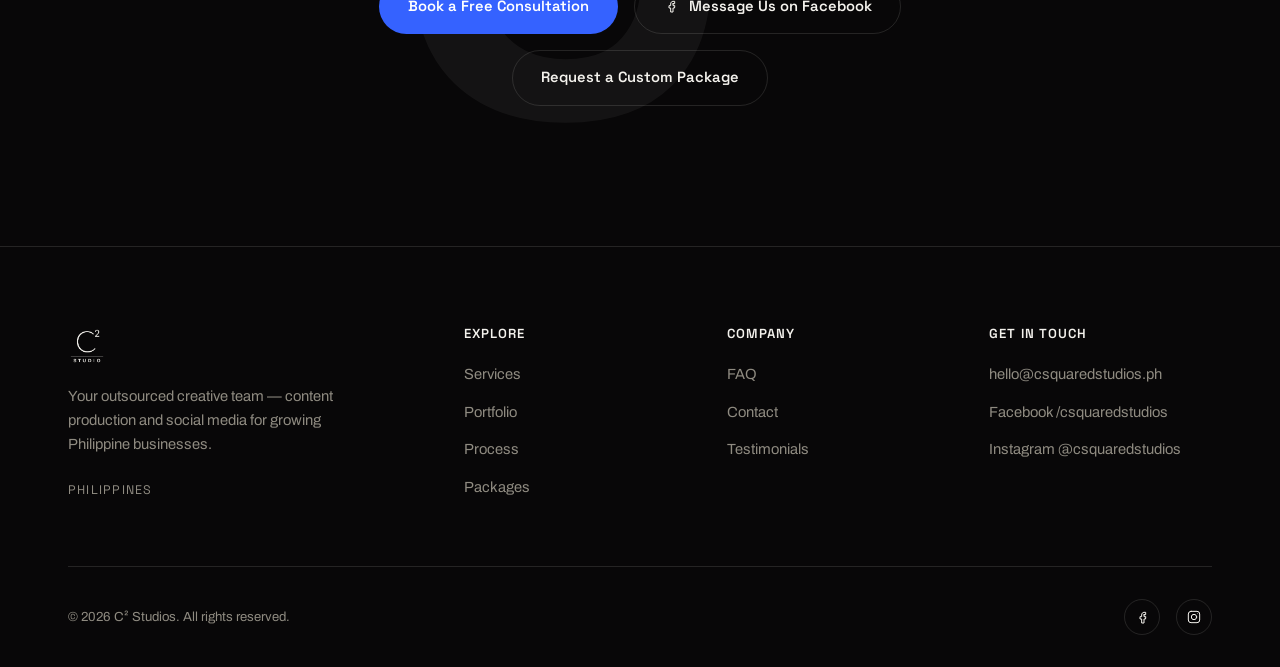
<file: files/index.html>
<!DOCTYPE html>
<html lang="en">
<head>
<meta charset="UTF-8">
<meta name="viewport" content="width=device-width, initial-scale=1.0">
<title>C² Studios — Your Outsourced Creative Team</title>
<meta name="description" content="C² Studios helps Philippine MSMEs build a stronger online presence through content production, social media, and web — all in one flexible creative partnership.">
<link rel="icon" type="image/png" href="favicon.png">
<link rel="apple-touch-icon" href="apple-touch-icon.png">
<link rel="preconnect" href="https://fonts.googleapis.com">
<link rel="preconnect" href="https://fonts.gstatic.com" crossorigin>
<link href="https://fonts.googleapis.com/css2?family=Space+Grotesk:wght@400;500;600;700&family=Archivo:ital,wght@0,400;0,500;0,600;0,700;1,400&family=Instrument+Serif:ital@0;1&display=swap" rel="stylesheet">
<link rel="stylesheet" href="styles.css">
</head>
<body>

<!-- SVG ICON SPRITE -->
<svg style="display:none" aria-hidden="true">
  <symbol id="icon-x" viewBox="0 0 24 24"><line x1="6" y1="6" x2="18" y2="18"/><line x1="18" y1="6" x2="6" y2="18"/></symbol>
  <symbol id="icon-check" viewBox="0 0 24 24"><polyline points="4,13 9,18 20,6"/></symbol>
  <symbol id="icon-plus" viewBox="0 0 24 24"><line x1="12" y1="4" x2="12" y2="20"/><line x1="4" y1="12" x2="20" y2="12"/></symbol>
  <symbol id="icon-brand" viewBox="0 0 32 32"><circle cx="12" cy="16" r="8"/><circle cx="20" cy="16" r="8"/></symbol>
  <symbol id="icon-camera" viewBox="0 0 32 32"><rect x="4" y="10" width="24" height="17" rx="2"/><circle cx="16" cy="18.5" r="6"/><rect x="11" y="6" width="8" height="4" rx="1"/></symbol>
  <symbol id="icon-social" viewBox="0 0 32 32"><circle cx="7" cy="16" r="3"/><circle cx="25" cy="7" r="3"/><circle cx="25" cy="25" r="3"/><line x1="9.6" y1="14.6" x2="22.4" y2="8.6"/><line x1="9.6" y1="17.4" x2="22.4" y2="23.4"/></symbol>
  <symbol id="icon-digital" viewBox="0 0 32 32"><rect x="4" y="6" width="24" height="20" rx="2"/><line x1="4" y1="12" x2="28" y2="12"/><circle cx="7.5" cy="9" r="0.9" fill="currentColor" stroke="none"/><circle cx="10.5" cy="9" r="0.9" fill="currentColor" stroke="none"/><circle cx="13.5" cy="9" r="0.9" fill="currentColor" stroke="none"/></symbol>
  <symbol id="icon-arrow" viewBox="0 0 24 24"><line x1="4" y1="12" x2="19" y2="12"/><polyline points="12,5 19,12 12,19"/></symbol>
  <symbol id="icon-fb" viewBox="0 0 24 24"><path d="M15 8.5h2.5V5h-2.5C13 5 11.5 6.5 11.5 9v2.5H9V15h2.5v6H15v-6h2.3l.4-3.5H15V9c0-.3.2-.5.5-.5z"/></symbol>
  <symbol id="icon-ig" viewBox="0 0 24 24"><rect x="3.5" y="3.5" width="17" height="17" rx="4"/><circle cx="12" cy="12" r="4"/><circle cx="17" cy="7" r="0.6" fill="currentColor" stroke="none"/></symbol>
</svg>

<!-- ============ NAV ============ -->
<header class="nav" id="siteNav">
  <div class="container nav-inner">
    <a href="#top" class="nav-logo" aria-label="C² Studios, back to top">
      <img src="logo.png" alt="C² Studios logo" width="42" height="42">
    </a>
    <nav class="nav-links" aria-label="Primary">
      <a href="#services" data-nav-link data-target="services">Services</a>
      <a href="portfolio.html" data-nav-link>Work</a>
      <a href="#process" data-nav-link data-target="process">Process</a>
      <a href="#packages" data-nav-link data-target="packages">Packages</a>
      <a href="#faq" data-nav-link data-target="faq">FAQ</a>
    </nav>
    <a href="#book" class="btn btn-primary btn-sm nav-cta">Book a Call</a>
    <button class="nav-toggle" id="navToggle" aria-label="Open menu" aria-expanded="false">
      <span></span><span></span><span></span>
    </button>
  </div>
  <div class="nav-mobile" id="navMobile">
    <a href="#services" data-nav-link>Services</a>
    <a href="portfolio.html" data-nav-link>Work</a>
    <a href="#process" data-nav-link>Process</a>
    <a href="#packages" data-nav-link>Packages</a>
    <a href="#faq" data-nav-link>FAQ</a>
    <a href="#book" class="btn btn-primary nav-mobile-cta">Book a Call</a>
  </div>
</header>

<!-- ============ HERO ============ -->
<section class="hero bg-ink" id="top">
  <div class="hero-ghost" aria-hidden="true">C<span>2</span></div>
  <div class="container hero-inner">
    <p class="eyebrow reveal">Creative Partner for Philippine MSMEs</p>
    <h1 class="hero-headline reveal">Your Outsourced<br>Creative Team.</h1>
    <div class="hero-row reveal">
      <p class="hero-sub">Content, photography, and social media — all in one flexible monthly partnership built for growing businesses.</p>
      <div class="hero-ctas">
        <a href="#book" class="btn btn-primary">Book a Free Discovery Call</a>
        <a href="https://www.facebook.com/share/14o7Y7Mvsyy/?mibextid=wwXIfr" target="_blank" rel="noopener" class="btn btn-outline"><svg class="icon" style="width:16px;height:16px"><use href="#icon-fb"></use></svg>Message Us on Facebook</a>
      </div>
    </div>
  </div>
  <div class="marquee">
    <div class="marquee-track">
      <span>Content Production</span><span class="dot">✦</span><span>Social Media</span><span class="dot">✦</span><span>Digital</span><span class="dot">✦</span>
      <span>Content Production</span><span class="dot">✦</span><span>Social Media</span><span class="dot">✦</span><span>Digital</span><span class="dot">✦</span>
    </div>
  </div>
</section>

<!-- ============ PROBLEM ============ -->
<section class="section bg-ink" id="problem">
  <div class="container narrow">
    <p class="eyebrow reveal">The Problem</p>
    <h2 class="reveal">Growing your business is already hard.<br>Creating content shouldn't be.</h2>
    <ul class="problem-list reveal-stagger">
      <li><svg class="icon"><use href="#icon-x"></use></svg>You're too busy running the business to plan content.</li>
      <li><svg class="icon"><use href="#icon-x"></use></svg>Your visuals look different on every platform.</li>
      <li><svg class="icon"><use href="#icon-x"></use></svg>You're juggling separate freelancers for every task.</li>
      <li><svg class="icon"><use href="#icon-x"></use></svg>You're not sure what content actually brings in customers.</li>
    </ul>
    <p class="problem-resolve reveal">You don't need more freelancers. You need <strong>one creative partner.</strong></p>
  </div>
</section>

<!-- ============ SOLUTION / PILLARS ============ -->
<section class="section bg-paper" id="services">
  <div class="container">
    <div class="section-head reveal">
      <p class="eyebrow" style="color:var(--char)">The Solution</p>
      <h2>Everything Your Business Needs to Grow Online.</h2>
    </div>
    <div class="pillars-grid reveal-stagger">
      <div class="pillar-card">
        <div class="pillar-icon"><svg class="icon"><use href="#icon-camera"></use></svg></div>
        <h3>Content Production</h3>
        <ul class="pillar-list">
          <li>Photography</li><li>Videography</li><li>Product Shoots</li><li>Reels</li>
        </ul>
      </div>
      <div class="pillar-card">
        <div class="pillar-icon"><svg class="icon"><use href="#icon-social"></use></svg></div>
        <h3>Social Media</h3>
        <ul class="pillar-list">
          <li>Monthly Content Planning</li><li>Creative Designs</li><li>Caption Writing</li><li>Facebook, Instagram &amp; TikTok</li><li>Scheduling &amp; Reporting</li>
        </ul>
      </div>
      <div class="pillar-card">
        <div class="pillar-icon"><svg class="icon"><use href="#icon-digital"></use></svg></div>
        <h3>Digital</h3>
        <ul class="pillar-list">
          <li>Meta Ads Creatives</li><li>Campaign Assets</li>
        </ul>
      </div>
    </div>
  </div>
</section>

<!-- ============ WHY CHOOSE US ============ -->
<section class="section bg-ink" id="why">
  <div class="container">
    <div class="section-head reveal">
      <p class="eyebrow">Why C² Studios</p>
      <h2>More Than a Social Media Manager.</h2>
      <p class="lead" style="margin-top:20px;">Instead of hiring a designer, photographer, video editor, and social media manager separately — you get one creative partner who handles it all.</p>
    </div>

    <div class="compare-wrap reveal">
      <div class="compare-old">
        <div class="old-role"><div><div class="old-role-name">Graphic Designer</div><div class="old-role-desc">for social graphics</div></div><svg class="icon" style="color:var(--stone)"><use href="#icon-x"></use></svg></div>
        <div class="old-role"><div><div class="old-role-name">Photographer</div><div class="old-role-desc">for product shoots</div></div><svg class="icon" style="color:var(--stone)"><use href="#icon-x"></use></svg></div>
        <div class="old-role"><div><div class="old-role-name">Video Editor</div><div class="old-role-desc">for reels &amp; ads</div></div><svg class="icon" style="color:var(--stone)"><use href="#icon-x"></use></svg></div>
        <div class="old-role"><div><div class="old-role-name">Social Media Manager</div><div class="old-role-desc">for posting &amp; captions</div></div><svg class="icon" style="color:var(--stone)"><use href="#icon-x"></use></svg></div>
      </div>
      <div class="compare-new">
        <span class="compare-new-badge">C² Studios</span>
        <h3>One Creative Partner.</h3>
        <p>Content, photography, video, social media, and web — under one roof, one point of contact, one invoice.</p>
      </div>
    </div>

    <div class="advantages-grid reveal-stagger">
      <div class="advantage-item"><svg class="icon"><use href="#icon-check"></use></svg>Consistent Content Quality</div>
      <div class="advantage-item"><svg class="icon"><use href="#icon-check"></use></svg>Professional Visuals</div>
      <div class="advantage-item"><svg class="icon"><use href="#icon-check"></use></svg>Faster Communication</div>
      <div class="advantage-item"><svg class="icon"><use href="#icon-check"></use></svg>Flexible Packages</div>
      <div class="advantage-item"><svg class="icon"><use href="#icon-check"></use></svg>Monthly Planning</div>
      <div class="advantage-item"><svg class="icon"><use href="#icon-check"></use></svg>Creative Strategy</div>
      <div class="advantage-item"><svg class="icon"><use href="#icon-check"></use></svg>Reliable Execution</div>
    </div>
  </div>
</section>

<!-- ============ PACKAGES ============ -->
<section class="section bg-ink" id="packages" style="background:var(--slate-2)">
  <div class="container">
    <div class="section-head center reveal" style="margin-left:auto;margin-right:auto;">
      <p class="eyebrow">Packages</p>
      <h2>Flexible Packages For Every Stage.</h2>
      <p class="lead" style="margin-top:20px;">No hidden pricing. Every business is different — request a proposal and we'll tailor the right fit for you.</p>
    </div>

    <div class="pkg-grid reveal-stagger">
      <div class="pkg-card">
        <div class="pkg-head">
          <h3>Starter Presence</h3>
          <p class="pkg-tagline">Perfect for businesses beginning their online journey.</p>
        </div>
        <ul class="pkg-features">
          <li><svg class="icon"><use href="#icon-check"></use></svg>Content planning</li>
          <li><svg class="icon"><use href="#icon-check"></use></svg>16–20 branded creatives per month</li>
          <li><svg class="icon"><use href="#icon-check"></use></svg>Caption writing</li>
          <li><svg class="icon"><use href="#icon-check"></use></svg>Facebook &amp; Instagram management</li>
          <li><svg class="icon"><use href="#icon-check"></use></svg>Monthly content calendar</li>
          <li><svg class="icon"><use href="#icon-check"></use></svg>Monthly performance report</li>
        </ul>
        <p class="pkg-goal">"Keep your business active and professional online."</p>
        <a href="mailto:hello@csquaredstudios.ph?subject=Proposal%20Request%20-%20Starter%20Presence" class="btn btn-outline btn-block">Request a Proposal</a>
      </div>

      <div class="pkg-card is-popular">
        <span class="pkg-badge">Most Popular</span>
        <div class="pkg-head">
          <h3>Growth Package</h3>
          <p class="pkg-tagline">For businesses ready to level up their content.</p>
        </div>
        <p class="pkg-includes-note">Everything in Starter, plus:</p>
        <ul class="pkg-features">
          <li><svg class="icon"><use href="#icon-check"></use></svg>Monthly on-site content shoot</li>
          <li><svg class="icon"><use href="#icon-check"></use></svg>Professional product photography</li>
          <li><svg class="icon"><use href="#icon-check"></use></svg>Short-form Reels</li>
          <li><svg class="icon"><use href="#icon-check"></use></svg>Stories</li>
          <li><svg class="icon"><use href="#icon-check"></use></svg>Creative campaign graphics</li>
          <li><svg class="icon"><use href="#icon-check"></use></svg>Monthly strategy review</li>
        </ul>
        <p class="pkg-goal">"Content customers actually want to watch."</p>
        <a href="mailto:hello@csquaredstudios.ph?subject=Proposal%20Request%20-%20Growth%20Package" class="btn btn-primary btn-block">Request a Proposal</a>
      </div>

      <div class="pkg-card">
        <div class="pkg-head">
          <h3>Creative Partner</h3>
          <p class="pkg-tagline">Best for growing businesses ready to scale.</p>
        </div>
        <ul class="pkg-features">
          <li><svg class="icon"><use href="#icon-check"></use></svg>Multiple content shoots</li>
          <li><svg class="icon"><use href="#icon-check"></use></svg>Commercial photography</li>
          <li><svg class="icon"><use href="#icon-check"></use></svg>Reels &amp; campaign planning</li>
          <li><svg class="icon"><use href="#icon-check"></use></svg>Seasonal promotions</li>
          <li><svg class="icon"><use href="#icon-check"></use></svg>Meta Ads creatives</li>
          <li><svg class="icon"><use href="#icon-check"></use></svg>Quarterly content strategy</li>
          <li><svg class="icon"><use href="#icon-check"></use></svg>Priority support</li>
        </ul>
        <p class="pkg-goal">"Your outsourced creative department."</p>
        <a href="mailto:hello@csquaredstudios.ph?subject=Proposal%20Request%20-%20Creative%20Partner" class="btn btn-outline btn-block">Request a Proposal</a>
      </div>
    </div>
  </div>
</section>

<!-- ============ PROCESS ============ -->
<section class="section bg-paper" id="process">
  <div class="container">
    <div class="section-head reveal">
      <p class="eyebrow" style="color:var(--char)">How We Work</p>
      <h2>A Simple Creative Process.</h2>
    </div>
    <div class="process-track reveal-stagger">
      <div class="process-step"><div class="process-num">01</div><h3>Discovery</h3><p>We learn about your business, your goals, and your audience.</p></div>
      <div class="process-step"><div class="process-num">02</div><h3>Strategy</h3><p>We map out a content and creative plan built around your brand.</p></div>
      <div class="process-step"><div class="process-num">03</div><h3>Create</h3><p>Photography, design, and video — brought to life.</p></div>
      <div class="process-step"><div class="process-num">04</div><h3>Launch</h3><p>We publish and deliver your content, right on schedule.</p></div>
      <div class="process-step"><div class="process-num">05</div><h3>Grow</h3><p>We review results and refine the strategy, every month.</p></div>
    </div>
  </div>
</section>

<!-- ============ PORTFOLIO ============ -->
<section class="section bg-ink" id="work">
  <div class="container">
    <div class="section-head reveal">
      <p class="eyebrow">Selected Work</p>
      <h2>Work That Speaks For Itself.</h2>
    </div>
    <div class="portfolio-grid reveal-stagger">
      <div class="project-card" data-project="offszn" role="button" tabindex="0" aria-label="View OFFSZN case study">
        <div class="project-visual" style="background-image:url('images/offszn-1.jpg')"><span class="project-tag">Product Photography · Content</span></div>
        <div class="project-body">
          <h3>OFFSZN</h3>
          <p class="project-tags">Photography, Content</p>
          <span class="project-cta">View Case Study <svg class="icon"><use href="#icon-arrow"></use></svg></span>
        </div>
      </div>
      <div class="project-card" data-project="restaurant" role="button" tabindex="0" aria-label="View Restaurant case study">
        <div class="project-visual project-visual-2"><span class="project-tag">Content Creation · Social Media</span></div>
        <div class="project-body">
          <h3>Local Restaurant</h3>
          <p class="project-tags">Content, Social Media</p>
          <span class="project-cta">View Case Study <svg class="icon"><use href="#icon-arrow"></use></svg></span>
        </div>
      </div>
      <div class="project-card" data-project="events" role="button" tabindex="0" aria-label="View Corporate Events case study">
        <div class="project-visual project-visual-3"><span class="project-tag">Commercial Video · Event Coverage</span></div>
        <div class="project-body">
          <h3>Corporate Events</h3>
          <p class="project-tags">Video, Event Coverage</p>
          <span class="project-cta">View Case Study <svg class="icon"><use href="#icon-arrow"></use></svg></span>
        </div>
      </div>
    </div>
    <div style="margin-top:44px;text-align:center;">
      <a href="portfolio.html" class="btn btn-outline">View Full Portfolio</a>
    </div>
  </div>
</section>

<!-- Hidden case study content templates -->
<template id="project-offszn-tpl">
  <p class="modal-tags">Product Photography · Content</p>
  <h3>OFFSZN</h3>
  <div class="modal-gallery">
    <img src="images/offszn-1.jpg" alt="OFFSZN apparel product photography, pink hoodie flat lay">
    <img src="images/offszn-2.jpg" alt="OFFSZN apparel lifestyle photography, streetwear graphic tee">
  </div>
  <div class="modal-block"><h4>Challenge</h4><p>An independent streetwear label needed product and lifestyle photography that matched the premium feel of the clothing itself.</p></div>
  <div class="modal-block"><h4>Solution</h4><p>We shot a mix of clean product flat lays and on-location lifestyle photography to show the pieces both in detail and in context.</p></div>
  <div class="modal-block"><h4>Creative Output</h4><p>Product photography, lifestyle shoots, social-ready content.</p></div>
  <div class="modal-block"><h4>Results</h4><p>A consistent library of scroll-stopping content the brand could use across its drops and social channels.</p></div>
</template>
<template id="project-restaurant-tpl">
  <p class="modal-tags">Content Creation · Social Media</p>
  <h3>Local Restaurant</h3>
  <div class="modal-block"><h4>Challenge</h4><p>A family-run restaurant had great food but inconsistent, infrequent social posts that didn't reflect the quality of the dining experience.</p></div>
  <div class="modal-block"><h4>Solution</h4><p>We introduced a monthly content shoot and planning system, turning each visit into a full month of scroll-stopping posts and stories.</p></div>
  <div class="modal-block"><h4>Creative Output</h4><p>Monthly food photography, Reels, caption writing, content calendar.</p></div>
  <div class="modal-block"><h4>Results</h4><p>A steady stream of professional content and a noticeably more active, consistent social presence.</p></div>
</template>
<template id="project-events-tpl">
  <p class="modal-tags">Commercial Video · Event Coverage</p>
  <h3>Corporate Events</h3>
  <div class="modal-block"><h4>Challenge</h4><p>A corporate client needed professional coverage of a major company event, with no in-house video or photography team of their own.</p></div>
  <div class="modal-block"><h4>Solution</h4><p>We handled full event coverage — from planning the shot list to filming and editing a polished highlight reel.</p></div>
  <div class="modal-block"><h4>Creative Output</h4><p>Event photography, videography, a commercial highlight reel.</p></div>
  <div class="modal-block"><h4>Results</h4><p>A professional record of the event, ready to share across their website and social channels.</p></div>
</template>

<!-- ============ TESTIMONIALS ============ -->
<section class="section bg-paper" id="testimonials">
  <div class="container">
    <div class="section-head reveal">
      <p class="eyebrow" style="color:var(--char)">In Their Words</p>
      <h2>What Partnership Sounds Like.</h2>
    </div>
    <div class="testi-grid reveal-stagger">
      <div class="testi-card">
        <div class="testi-mark">"</div>
        <p class="testi-quote">C² Studios completely transformed our social media.</p>
        <p class="testi-author">Retail Business Owner</p>
      </div>
      <div class="testi-card">
        <div class="testi-mark">"</div>
        <p class="testi-quote">Our business finally looks professional online.</p>
        <p class="testi-author">Restaurant Owner</p>
      </div>
      <div class="testi-card">
        <div class="testi-mark">"</div>
        <p class="testi-quote">They feel like part of our team.</p>
        <p class="testi-author">Founder, Home &amp; Living Brand</p>
      </div>
    </div>
  </div>
</section>

<!-- ============ FAQ ============ -->
<section class="section bg-ink" id="faq">
  <div class="container narrow">
    <div class="section-head reveal">
      <p class="eyebrow">Common Questions</p>
      <h2>Questions, Answered.</h2>
    </div>
    <div class="faq-list reveal">
      <div class="faq-item">
        <button class="faq-trigger" aria-expanded="false"><h3>How does monthly content work?</h3><svg class="icon faq-icon"><use href="#icon-plus"></use></svg></button>
        <div class="faq-panel"><div class="faq-panel-inner"><p>Each month, we plan, create, and publish content based on your package — from social posts to photography and video. You approve the plan, we handle the rest.</p></div></div>
      </div>
      <div class="faq-item">
        <button class="faq-trigger" aria-expanded="false"><h3>Do you visit our location?</h3><svg class="icon faq-icon"><use href="#icon-plus"></use></svg></button>
        <div class="faq-panel"><div class="faq-panel-inner"><p>Yes. Content shoots and select services happen on-site, depending on your package.</p></div></div>
      </div>
      <div class="faq-item">
        <button class="faq-trigger" aria-expanded="false"><h3>Can we customize a package?</h3><svg class="icon faq-icon"><use href="#icon-plus"></use></svg></button>
        <div class="faq-panel"><div class="faq-panel-inner"><p>Always. Every business is different, so we tailor each package around your goals and budget.</p></div></div>
      </div>
      <div class="faq-item">
        <button class="faq-trigger" aria-expanded="false"><h3>Can you manage multiple branches?</h3><svg class="icon faq-icon"><use href="#icon-plus"></use></svg></button>
        <div class="faq-panel"><div class="faq-panel-inner"><p>Yes — we keep your content consistent across every location you manage.</p></div></div>
      </div>
      <div class="faq-item">
        <button class="faq-trigger" aria-expanded="false"><h3>Can you help even if we're just starting?</h3><svg class="icon faq-icon"><use href="#icon-plus"></use></svg></button>
        <div class="faq-panel"><div class="faq-panel-inner"><p>Definitely. Our Starter Presence package is built for businesses just beginning their online journey.</p></div></div>
      </div>
      <div class="faq-item">
        <button class="faq-trigger" aria-expanded="false"><h3>How long is the contract?</h3><svg class="icon faq-icon"><use href="#icon-plus"></use></svg></button>
        <div class="faq-panel"><div class="faq-panel-inner"><p>Our partnerships run month-to-month, with no long-term lock-in required.</p></div></div>
      </div>
    </div>
  </div>
</section>

<!-- ============ BOOK A CONSULTATION ============ -->
<section class="section bg-paper" id="book">
  <div class="container">
    <div class="section-head reveal">
      <p class="eyebrow" style="color:var(--char)">Book a Consultation</p>
      <h2>Tell Us About Your Business.</h2>
      <p class="lead" style="margin-top:20px;">Fill out the form and we'll get back to you within 1–2 business days to schedule your free discovery call.</p>
    </div>
    <form class="book-form reveal" id="consultForm">
      <div class="form-row">
        <div class="form-field">
          <label for="fName">Full Name</label>
          <input type="text" id="fName" name="name" required autocomplete="name">
        </div>
        <div class="form-field">
          <label for="fBusiness">Business Name</label>
          <input type="text" id="fBusiness" name="business" required autocomplete="organization">
        </div>
      </div>
      <div class="form-row">
        <div class="form-field">
          <label for="fEmail">Email</label>
          <input type="email" id="fEmail" name="email" required autocomplete="email">
        </div>
        <div class="form-field">
          <label for="fPhone">Phone Number</label>
          <input type="tel" id="fPhone" name="phone" autocomplete="tel">
        </div>
      </div>
      <div class="form-row">
        <div class="form-field full">
          <label for="fPackage">Which package are you interested in?</label>
          <select id="fPackage" name="package">
            <option value="Not sure yet">Not sure yet</option>
            <option value="Starter Presence">Starter Presence</option>
            <option value="Growth Package">Growth Package</option>
            <option value="Creative Partner">Creative Partner</option>
            <option value="Custom Package">Custom Package</option>
          </select>
        </div>
      </div>
      <div class="form-row">
        <div class="form-field full">
          <label for="fMessage">Tell us a bit about your business and goals</label>
          <textarea id="fMessage" name="message" rows="4"></textarea>
        </div>
      </div>
      <div class="form-submit-row">
        <button type="submit" class="btn btn-primary" id="consultSubmitBtn">Request Consultation</button>
        <span class="form-status" id="consultStatus"></span>
      </div>
    </form>
  </div>
</section>

<!-- ============ FINAL CTA ============ -->
<section class="section bg-ink final-cta" id="contact">
  <div class="hero-ghost" aria-hidden="true">C<span>2</span></div>
  <div class="container final-cta-inner reveal">
    <h2>Let's Build Your Business Together.</h2>
    <p class="lead">Whether you're launching a new brand or growing an established one, C² Studios is ready to become your creative partner.</p>
    <div class="final-ctas">
      <a href="#book" class="btn btn-primary">Book a Free Consultation</a>
      <a href="https://www.facebook.com/share/14o7Y7Mvsyy/?mibextid=wwXIfr" target="_blank" rel="noopener" class="btn btn-outline"><svg class="icon" style="width:16px;height:16px"><use href="#icon-fb"></use></svg>Message Us on Facebook</a>
      <a href="mailto:hello@csquaredstudios.ph?subject=Custom%20Package%20Request" class="btn btn-outline">Request a Custom Package</a>
    </div>
  </div>
</section>

<!-- ============ FOOTER ============ -->
<footer class="footer bg-ink">
  <div class="container">
    <div class="footer-grid">
      <div class="footer-brand">
        <img src="logo.png" alt="C² Studios logo">
        <p>Your outsourced creative team — content production and social media for growing Philippine businesses.</p>
        <span class="footer-tag">Philippines</span>
      </div>
      <div class="footer-col">
        <h4>Explore</h4>
        <ul>
          <li><a href="#services">Services</a></li>
          <li><a href="portfolio.html">Portfolio</a></li>
          <li><a href="#process">Process</a></li>
          <li><a href="#packages">Packages</a></li>
        </ul>
      </div>
      <div class="footer-col">
        <h4>Company</h4>
        <ul>
          <li><a href="#faq">FAQ</a></li>
          <li><a href="#book">Contact</a></li>
          <li><a href="#testimonials">Testimonials</a></li>
        </ul>
      </div>
      <div class="footer-col">
        <h4>Get In Touch</h4>
        <ul>
          <li><a href="mailto:hello@csquaredstudios.ph">hello@csquaredstudios.ph</a></li>
          <li><a href="https://www.facebook.com/share/14o7Y7Mvsyy/?mibextid=wwXIfr" target="_blank" rel="noopener">Facebook /csquaredstudios</a></li>
          <li><a href="#">Instagram @csquaredstudios</a></li>
        </ul>
      </div>
    </div>
    <div class="footer-bottom">
      <p>© <span id="year"></span> C² Studios. All rights reserved.</p>
      <div class="footer-socials">
        <a href="https://www.facebook.com/share/14o7Y7Mvsyy/?mibextid=wwXIfr" target="_blank" rel="noopener" aria-label="Facebook"><svg class="icon" style="width:16px;height:16px"><use href="#icon-fb"></use></svg></a>
        <a href="#" aria-label="Instagram"><svg class="icon" style="width:16px;height:16px"><use href="#icon-ig"></use></svg></a>
      </div>
    </div>
  </div>
</footer>

<!-- ============ MODAL ============ -->
<div class="modal-backdrop" id="modalBackdrop">
  <div class="modal" role="dialog" aria-modal="true" aria-labelledby="modalContent">
    <button class="modal-close" id="modalClose" aria-label="Close case study"><svg class="icon"><use href="#icon-x"></use></svg></button>
    <div id="modalContent"></div>
  </div>
</div>

<script>
(function(){
  // Footer year
  document.getElementById('year').textContent = new Date().getFullYear();

  // Nav scroll state
  var nav = document.getElementById('siteNav');
  function onScroll(){
    if(window.scrollY > 40){ nav.classList.add('is-scrolled'); }
    else { nav.classList.remove('is-scrolled'); }
  }
  window.addEventListener('scroll', onScroll, {passive:true});
  onScroll();

  // Mobile nav toggle
  var toggle = document.getElementById('navToggle');
  var mobile = document.getElementById('navMobile');
  toggle.addEventListener('click', function(){
    var open = mobile.classList.toggle('is-open');
    toggle.classList.toggle('is-open', open);
    toggle.setAttribute('aria-expanded', open ? 'true' : 'false');
    document.body.classList.toggle('no-scroll', open);
  });
  document.querySelectorAll('#navMobile a').forEach(function(a){
    a.addEventListener('click', function(){
      mobile.classList.remove('is-open');
      toggle.classList.remove('is-open');
      toggle.setAttribute('aria-expanded','false');
      document.body.classList.remove('no-scroll');
    });
  });

  // Active nav link highlighting
  var navLinks = document.querySelectorAll('[data-nav-link]');
  var sections = ['services','why','packages','process','work','testimonials','faq'];
  var sectionEls = sections.map(function(id){ return document.getElementById(id); }).filter(Boolean);
  if('IntersectionObserver' in window){
    var navObserver = new IntersectionObserver(function(entries){
      entries.forEach(function(entry){
        if(entry.isIntersecting){
          var id = entry.target.id;
          navLinks.forEach(function(link){
            link.classList.toggle('is-active', link.getAttribute('data-target') === id);
          });
        }
      });
    }, {rootMargin:'-45% 0px -45% 0px'});
    sectionEls.forEach(function(el){ navObserver.observe(el); });
  }

  // Scroll reveal
  if('IntersectionObserver' in window){
    var revealObserver = new IntersectionObserver(function(entries){
      entries.forEach(function(entry){
        if(entry.isIntersecting){
          entry.target.classList.add('is-visible');
          revealObserver.unobserve(entry.target);
        }
      });
    }, {threshold:0.15});
    document.querySelectorAll('.reveal, .reveal-stagger').forEach(function(el){
      revealObserver.observe(el);
    });
  } else {
    document.querySelectorAll('.reveal, .reveal-stagger').forEach(function(el){
      el.classList.add('is-visible');
    });
  }

  // FAQ accordion
  document.querySelectorAll('.faq-item').forEach(function(item){
    var trigger = item.querySelector('.faq-trigger');
    var panel = item.querySelector('.faq-panel');
    trigger.addEventListener('click', function(){
      var isOpen = item.classList.contains('is-open');
      document.querySelectorAll('.faq-item.is-open').forEach(function(other){
        if(other !== item){
          other.classList.remove('is-open');
          other.querySelector('.faq-trigger').setAttribute('aria-expanded','false');
          other.querySelector('.faq-panel').style.maxHeight = null;
        }
      });
      if(isOpen){
        item.classList.remove('is-open');
        trigger.setAttribute('aria-expanded','false');
        panel.style.maxHeight = null;
      } else {
        item.classList.add('is-open');
        trigger.setAttribute('aria-expanded','true');
        panel.style.maxHeight = panel.scrollHeight + 'px';
      }
    });
  });

  // Portfolio modal
  var modalBackdrop = document.getElementById('modalBackdrop');
  var modalContent = document.getElementById('modalContent');
  var modalClose = document.getElementById('modalClose');

  function openModal(id){
    var tpl = document.getElementById('project-' + id + '-tpl');
    if(!tpl) return;
    modalContent.innerHTML = '';
    modalContent.appendChild(tpl.content.cloneNode(true));
    modalBackdrop.classList.add('is-open');
    document.body.classList.add('no-scroll');
  }
  function closeModal(){
    modalBackdrop.classList.remove('is-open');
    document.body.classList.remove('no-scroll');
  }
  document.querySelectorAll('[data-project]').forEach(function(card){
    card.addEventListener('click', function(){ openModal(card.getAttribute('data-project')); });
    card.addEventListener('keydown', function(e){
      if(e.key === 'Enter' || e.key === ' '){
        e.preventDefault();
        openModal(card.getAttribute('data-project'));
      }
    });
  });
  modalClose.addEventListener('click', closeModal);
  modalBackdrop.addEventListener('click', function(e){
    if(e.target === modalBackdrop) closeModal();
  });
  document.addEventListener('keydown', function(e){
    if(e.key === 'Escape') closeModal();
  });

  // Add corner brackets to bracket-frame elements (none currently required but kept for future use)
  document.querySelectorAll('.bracket-frame').forEach(function(el){
    ['bkt-tl','bkt-tr','bkt-bl','bkt-br'].forEach(function(cls){
      var s = document.createElement('span');
      s.className = 'bkt ' + cls;
      el.appendChild(s);
    });
  });
  // Consultation form submission
  var consultForm = document.getElementById('consultForm');
  if (consultForm) {
    // TODO: Replace with your Google Apps Script Web App URL (see setup instructions).
    var GOOGLE_SCRIPT_URL = 'PASTE_YOUR_GOOGLE_APPS_SCRIPT_WEB_APP_URL_HERE';
    var statusEl = document.getElementById('consultStatus');
    var submitBtn = document.getElementById('consultSubmitBtn');
    consultForm.addEventListener('submit', function(e){
      e.preventDefault();
      if (GOOGLE_SCRIPT_URL.indexOf('PASTE_YOUR') === 0) {
        statusEl.textContent = 'Form not connected yet — add your Google Apps Script URL.';
        statusEl.className = 'form-status is-error';
        return;
      }
      submitBtn.disabled = true;
      statusEl.textContent = 'Sending...';
      statusEl.className = 'form-status';
      var formData = new FormData(consultForm);
      fetch(GOOGLE_SCRIPT_URL, {
        method: 'POST',
        mode: 'no-cors',
        body: formData
      }).then(function(){
        statusEl.textContent = "Thanks! We'll be in touch within 1–2 business days.";
        statusEl.className = 'form-status is-success';
        consultForm.reset();
        submitBtn.disabled = false;
      }).catch(function(){
        statusEl.textContent = 'Something went wrong. Please try again or message us on Facebook.';
        statusEl.className = 'form-status is-error';
        submitBtn.disabled = false;
      });
    });
  }

})();
</script>
</body>
</html>
</file>
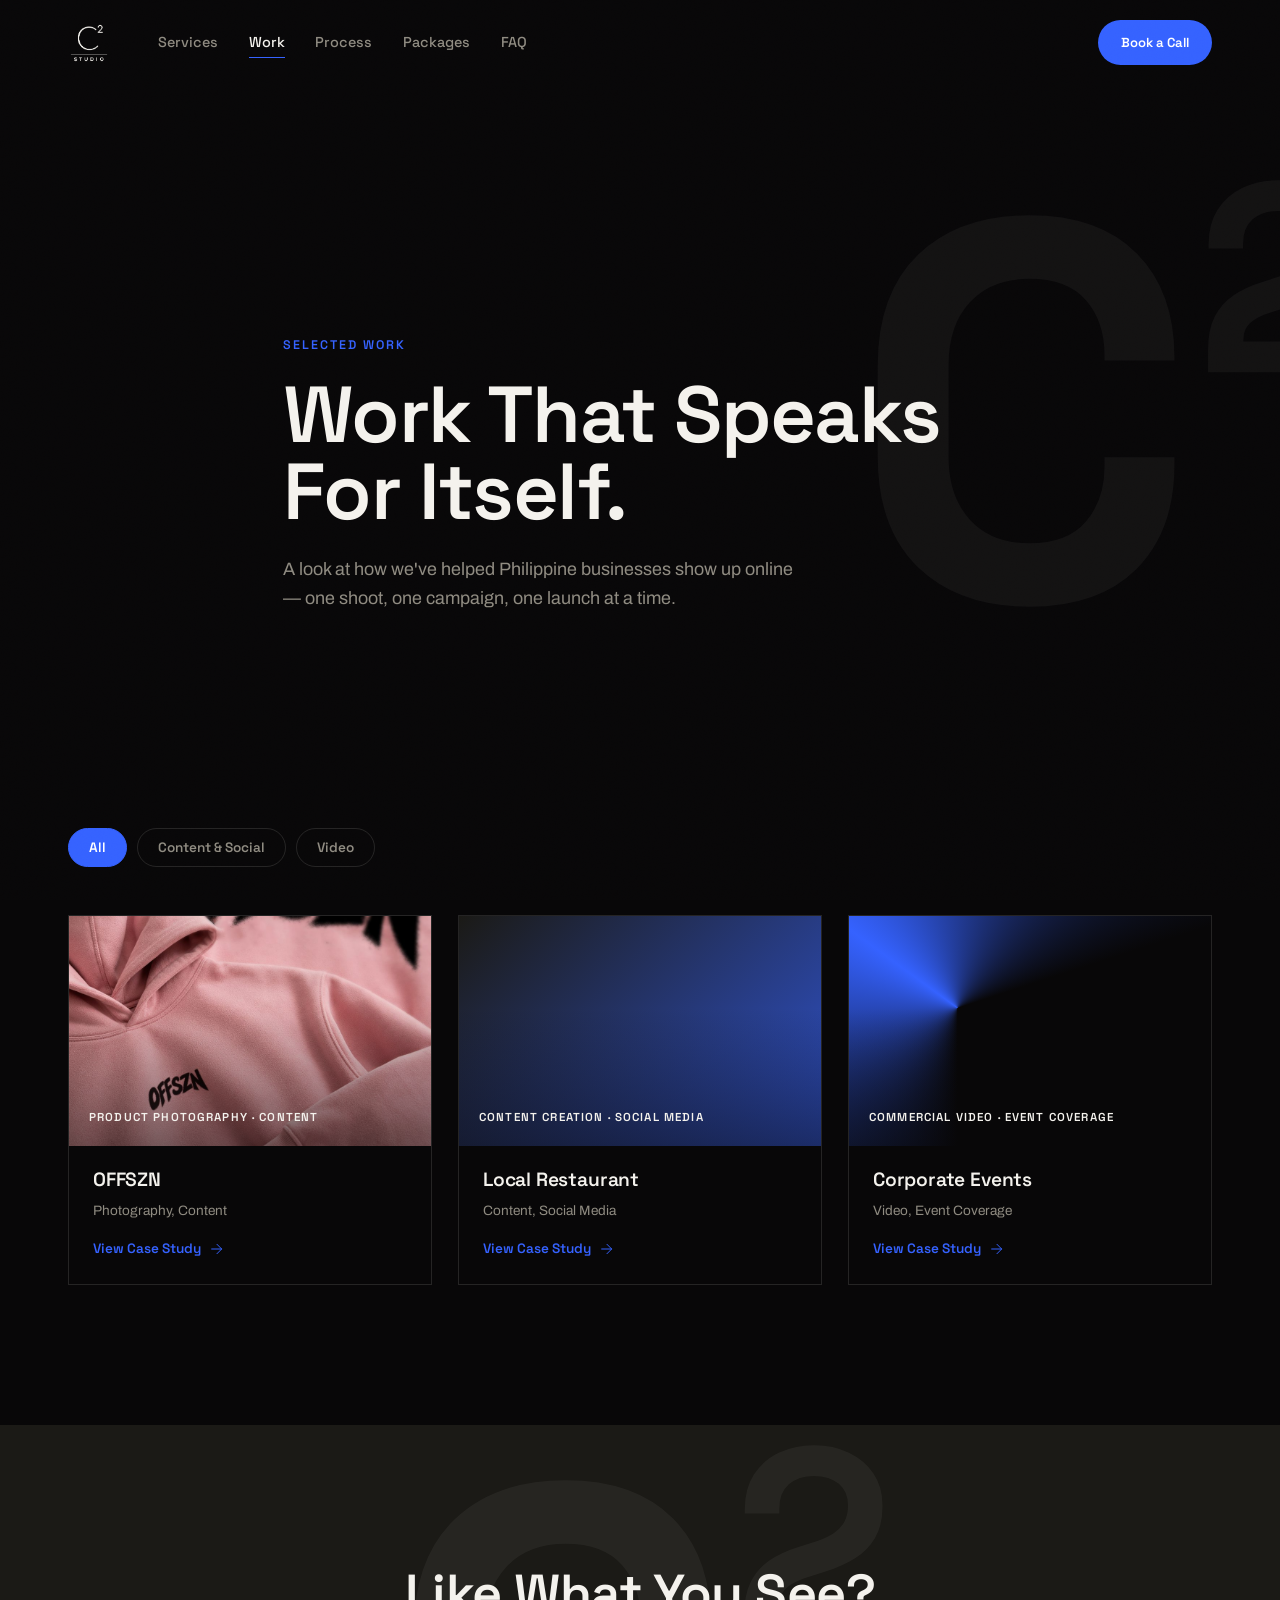
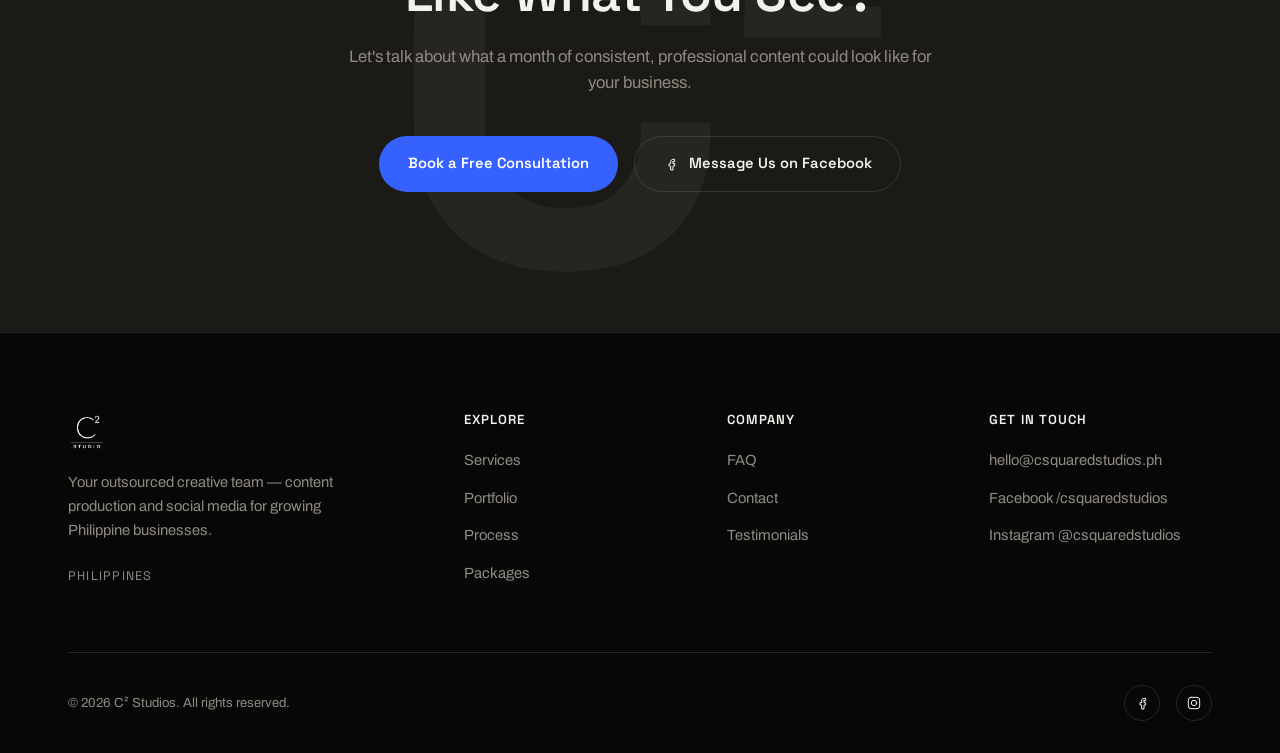
<file: portfolio.html>
<!DOCTYPE html>
<html lang="en">
<head>
<meta charset="UTF-8">
<meta name="viewport" content="width=device-width, initial-scale=1.0">
<title>Portfolio — C² Studios</title>
<meta name="description" content="Selected work from C² Studios — content production, photography, videography, and social media case studies for Philippine MSMEs.">
<link rel="icon" type="image/png" href="favicon.png">
<link rel="apple-touch-icon" href="apple-touch-icon.png">
<link rel="preconnect" href="https://fonts.googleapis.com">
<link rel="preconnect" href="https://fonts.gstatic.com" crossorigin>
<link href="https://fonts.googleapis.com/css2?family=Space+Grotesk:wght@400;500;600;700&family=Archivo:ital,wght@0,400;0,500;0,600;0,700;1,400&family=Instrument+Serif:ital@0;1&display=swap" rel="stylesheet">
<link rel="stylesheet" href="styles.css">
<style>
  /* ============ PORTFOLIO PAGE ONLY ============ */
  .pf-hero{padding:clamp(150px,18vw,200px) 0 clamp(56px,7vw,80px);}
  .pf-hero .eyebrow{margin-bottom:20px;}
  .pf-hero h1{max-width:14ch;margin-bottom:24px;}
  .pf-hero p.lead{max-width:520px;}

  .pf-filters{display:flex;flex-wrap:wrap;gap:10px;margin:0 0 48px;}
  .pf-filter-btn{
    font-family:var(--font-display);font-size:0.85rem;font-weight:600;
    padding:10px 20px;border-radius:999px;border:1.5px solid var(--line-on-ink);
    background:none;color:var(--stone);cursor:pointer;
    transition:border-color .3s var(--ease),color .3s var(--ease),background-color .3s var(--ease);
  }
  .pf-filter-btn:hover{color:var(--paper);border-color:var(--paper);}
  .pf-filter-btn.is-active{background:var(--signal);border-color:var(--signal);color:#fff;}

  .pf-grid{display:grid;grid-template-columns:repeat(3,1fr);gap:26px;}
  .pf-grid .project-card[hidden]{display:none;}

  @media (max-width:1024px){
    .pf-grid{grid-template-columns:repeat(2,1fr);}
  }
  @media (max-width:640px){
    .pf-grid{grid-template-columns:1fr;}
  }
</style>
</head>
<body>

<!-- SVG ICON SPRITE -->
<svg style="display:none" aria-hidden="true">
  <symbol id="icon-x" viewBox="0 0 24 24"><line x1="6" y1="6" x2="18" y2="18"/><line x1="18" y1="6" x2="6" y2="18"/></symbol>
  <symbol id="icon-check" viewBox="0 0 24 24"><polyline points="4,13 9,18 20,6"/></symbol>
  <symbol id="icon-arrow" viewBox="0 0 24 24"><line x1="4" y1="12" x2="19" y2="12"/><polyline points="12,5 19,12 12,19"/></symbol>
  <symbol id="icon-fb" viewBox="0 0 24 24"><path d="M15 8.5h2.5V5h-2.5C13 5 11.5 6.5 11.5 9v2.5H9V15h2.5v6H15v-6h2.3l.4-3.5H15V9c0-.3.2-.5.5-.5z"/></symbol>
  <symbol id="icon-ig" viewBox="0 0 24 24"><rect x="3.5" y="3.5" width="17" height="17" rx="4"/><circle cx="12" cy="12" r="4"/><circle cx="17" cy="7" r="0.6" fill="currentColor" stroke="none"/></symbol>
</svg>

<!-- ============ NAV ============ -->
<header class="nav" id="siteNav">
  <div class="container nav-inner">
    <a href="index.html#top" class="nav-logo" aria-label="C² Studios, back to home">
      <img src="logo.png" alt="C² Studios logo" width="42" height="42">
    </a>
    <nav class="nav-links" aria-label="Primary">
      <a href="index.html#services">Services</a>
      <a href="portfolio.html" class="is-active">Work</a>
      <a href="index.html#process">Process</a>
      <a href="index.html#packages">Packages</a>
      <a href="index.html#faq">FAQ</a>
    </nav>
    <a href="index.html#book" class="btn btn-primary btn-sm nav-cta">Book a Call</a>
    <button class="nav-toggle" id="navToggle" aria-label="Open menu" aria-expanded="false">
      <span></span><span></span><span></span>
    </button>
  </div>
  <div class="nav-mobile" id="navMobile">
    <a href="index.html#services">Services</a>
    <a href="portfolio.html">Work</a>
    <a href="index.html#process">Process</a>
    <a href="index.html#packages">Packages</a>
    <a href="index.html#faq">FAQ</a>
    <a href="index.html#book" class="btn btn-primary nav-mobile-cta">Book a Call</a>
  </div>
</header>

<!-- ============ PORTFOLIO HERO ============ -->
<section class="hero bg-ink pf-hero">
  <div class="hero-ghost" aria-hidden="true">C<span>2</span></div>
  <div class="container hero-inner">
    <p class="eyebrow reveal">Selected Work</p>
    <h1 class="pf-hero-h reveal">Work That Speaks For Itself.</h1>
    <p class="lead reveal">A look at how we've helped Philippine businesses show up online — one shoot, one campaign, one launch at a time.</p>
  </div>
</section>

<!-- ============ PORTFOLIO GRID ============ -->
<section class="section bg-ink" style="padding-top:0;">
  <div class="container">
    <div class="pf-filters reveal" role="tablist" aria-label="Filter portfolio by category">
      <button class="pf-filter-btn is-active" data-filter="all">All</button>
      <button class="pf-filter-btn" data-filter="content">Content &amp; Social</button>
      <button class="pf-filter-btn" data-filter="video">Video</button>
    </div>

    <div class="pf-grid reveal-stagger">
      <div class="project-card" data-project="offszn" data-category="content" role="button" tabindex="0" aria-label="View OFFSZN case study">
        <div class="project-visual" style="background-image:url('images/offszn-1.jpg')"><span class="project-tag">Product Photography · Content</span></div>
        <div class="project-body">
          <h3>OFFSZN</h3>
          <p class="project-tags">Photography, Content</p>
          <span class="project-cta">View Case Study <svg class="icon"><use href="#icon-arrow"></use></svg></span>
        </div>
      </div>
      <div class="project-card" data-project="restaurant" data-category="content" role="button" tabindex="0" aria-label="View Restaurant case study">
        <div class="project-visual project-visual-2"><span class="project-tag">Content Creation · Social Media</span></div>
        <div class="project-body">
          <h3>Local Restaurant</h3>
          <p class="project-tags">Content, Social Media</p>
          <span class="project-cta">View Case Study <svg class="icon"><use href="#icon-arrow"></use></svg></span>
        </div>
      </div>
      <div class="project-card" data-project="events" data-category="video" role="button" tabindex="0" aria-label="View Corporate Events case study">
        <div class="project-visual project-visual-3"><span class="project-tag">Commercial Video · Event Coverage</span></div>
        <div class="project-body">
          <h3>Corporate Events</h3>
          <p class="project-tags">Video, Event Coverage</p>
          <span class="project-cta">View Case Study <svg class="icon"><use href="#icon-arrow"></use></svg></span>
        </div>
      </div>
      <!--
        Add more projects here as you take on clients — copy a .project-card block above,
        give it a unique data-project value, set data-category to "content" or "video"
        (or add a new filter button + category), and add a matching <template> below
        with the case study details.
      -->
    </div>
  </div>
</section>

<!-- Hidden case study content templates -->
<template id="project-offszn-tpl">
  <p class="modal-tags">Product Photography · Content</p>
  <h3>OFFSZN</h3>
  <div class="modal-gallery">
    <img src="images/offszn-1.jpg" alt="OFFSZN apparel product photography, pink hoodie flat lay">
    <img src="images/offszn-2.jpg" alt="OFFSZN apparel lifestyle photography, streetwear graphic tee">
  </div>
  <div class="modal-block"><h4>Challenge</h4><p>An independent streetwear label needed product and lifestyle photography that matched the premium feel of the clothing itself.</p></div>
  <div class="modal-block"><h4>Solution</h4><p>We shot a mix of clean product flat lays and on-location lifestyle photography to show the pieces both in detail and in context.</p></div>
  <div class="modal-block"><h4>Creative Output</h4><p>Product photography, lifestyle shoots, social-ready content.</p></div>
  <div class="modal-block"><h4>Results</h4><p>A consistent library of scroll-stopping content the brand could use across its drops and social channels.</p></div>
</template>
<template id="project-restaurant-tpl">
  <p class="modal-tags">Content Creation · Social Media</p>
  <h3>Local Restaurant</h3>
  <div class="modal-block"><h4>Challenge</h4><p>A family-run restaurant had great food but inconsistent, infrequent social posts that didn't reflect the quality of the dining experience.</p></div>
  <div class="modal-block"><h4>Solution</h4><p>We introduced a monthly content shoot and planning system, turning each visit into a full month of scroll-stopping posts and stories.</p></div>
  <div class="modal-block"><h4>Creative Output</h4><p>Monthly food photography, Reels, caption writing, content calendar.</p></div>
  <div class="modal-block"><h4>Results</h4><p>A steady stream of professional content and a noticeably more active, consistent social presence.</p></div>
</template>
<template id="project-events-tpl">
  <p class="modal-tags">Commercial Video · Event Coverage</p>
  <h3>Corporate Events</h3>
  <div class="modal-block"><h4>Challenge</h4><p>A corporate client needed professional coverage of a major company event, with no in-house video or photography team of their own.</p></div>
  <div class="modal-block"><h4>Solution</h4><p>We handled full event coverage — from planning the shot list to filming and editing a polished highlight reel.</p></div>
  <div class="modal-block"><h4>Creative Output</h4><p>Event photography, videography, a commercial highlight reel.</p></div>
  <div class="modal-block"><h4>Results</h4><p>A professional record of the event, ready to share across their website and social channels.</p></div>
</template>

<!-- ============ FINAL CTA ============ -->
<section class="section bg-ink final-cta" style="background:var(--slate-2)">
  <div class="hero-ghost" aria-hidden="true">C<span>2</span></div>
  <div class="container final-cta-inner reveal">
    <h2>Like What You See?</h2>
    <p class="lead">Let's talk about what a month of consistent, professional content could look like for your business.</p>
    <div class="final-ctas">
      <a href="index.html#book" class="btn btn-primary">Book a Free Consultation</a>
      <a href="https://www.facebook.com/share/14o7Y7Mvsyy/?mibextid=wwXIfr" target="_blank" rel="noopener" class="btn btn-outline"><svg class="icon" style="width:16px;height:16px"><use href="#icon-fb"></use></svg>Message Us on Facebook</a>
    </div>
  </div>
</section>

<!-- ============ FOOTER ============ -->
<footer class="footer bg-ink">
  <div class="container">
    <div class="footer-grid">
      <div class="footer-brand">
        <img src="logo.png" alt="C² Studios logo">
        <p>Your outsourced creative team — content production and social media for growing Philippine businesses.</p>
        <span class="footer-tag">Philippines</span>
      </div>
      <div class="footer-col">
        <h4>Explore</h4>
        <ul>
          <li><a href="index.html#services">Services</a></li>
          <li><a href="portfolio.html">Portfolio</a></li>
          <li><a href="index.html#process">Process</a></li>
          <li><a href="index.html#packages">Packages</a></li>
        </ul>
      </div>
      <div class="footer-col">
        <h4>Company</h4>
        <ul>
          <li><a href="index.html#faq">FAQ</a></li>
          <li><a href="index.html#book">Contact</a></li>
          <li><a href="index.html#testimonials">Testimonials</a></li>
        </ul>
      </div>
      <div class="footer-col">
        <h4>Get In Touch</h4>
        <ul>
          <li><a href="mailto:hello@csquaredstudios.ph">hello@csquaredstudios.ph</a></li>
          <li><a href="https://www.facebook.com/share/14o7Y7Mvsyy/?mibextid=wwXIfr" target="_blank" rel="noopener">Facebook /csquaredstudios</a></li>
          <li><a href="#">Instagram @csquaredstudios</a></li>
        </ul>
      </div>
    </div>
    <div class="footer-bottom">
      <p>© <span id="year"></span> C² Studios. All rights reserved.</p>
      <div class="footer-socials">
        <a href="https://www.facebook.com/share/14o7Y7Mvsyy/?mibextid=wwXIfr" target="_blank" rel="noopener" aria-label="Facebook"><svg class="icon" style="width:16px;height:16px"><use href="#icon-fb"></use></svg></a>
        <a href="#" aria-label="Instagram"><svg class="icon" style="width:16px;height:16px"><use href="#icon-ig"></use></svg></a>
      </div>
    </div>
  </div>
</footer>

<!-- ============ MODAL ============ -->
<div class="modal-backdrop" id="modalBackdrop">
  <div class="modal" role="dialog" aria-modal="true" aria-labelledby="modalContent">
    <button class="modal-close" id="modalClose" aria-label="Close case study"><svg class="icon"><use href="#icon-x"></use></svg></button>
    <div id="modalContent"></div>
  </div>
</div>

<script>
(function(){
  document.getElementById('year').textContent = new Date().getFullYear();

  var nav = document.getElementById('siteNav');
  function onScroll(){
    if(window.scrollY > 40){ nav.classList.add('is-scrolled'); }
    else { nav.classList.remove('is-scrolled'); }
  }
  window.addEventListener('scroll', onScroll, {passive:true});
  onScroll();

  var toggle = document.getElementById('navToggle');
  var mobile = document.getElementById('navMobile');
  toggle.addEventListener('click', function(){
    var open = mobile.classList.toggle('is-open');
    toggle.classList.toggle('is-open', open);
    toggle.setAttribute('aria-expanded', open ? 'true' : 'false');
    document.body.classList.toggle('no-scroll', open);
  });
  document.querySelectorAll('#navMobile a').forEach(function(a){
    a.addEventListener('click', function(){
      mobile.classList.remove('is-open');
      toggle.classList.remove('is-open');
      toggle.setAttribute('aria-expanded','false');
      document.body.classList.remove('no-scroll');
    });
  });

  if('IntersectionObserver' in window){
    var revealObserver = new IntersectionObserver(function(entries){
      entries.forEach(function(entry){
        if(entry.isIntersecting){
          entry.target.classList.add('is-visible');
          revealObserver.unobserve(entry.target);
        }
      });
    }, {threshold:0.15});
    document.querySelectorAll('.reveal, .reveal-stagger').forEach(function(el){
      revealObserver.observe(el);
    });
  } else {
    document.querySelectorAll('.reveal, .reveal-stagger').forEach(function(el){
      el.classList.add('is-visible');
    });
  }

  // Portfolio modal
  var modalBackdrop = document.getElementById('modalBackdrop');
  var modalContent = document.getElementById('modalContent');
  var modalClose = document.getElementById('modalClose');

  function openModal(id){
    var tpl = document.getElementById('project-' + id + '-tpl');
    if(!tpl) return;
    modalContent.innerHTML = '';
    modalContent.appendChild(tpl.content.cloneNode(true));
    modalBackdrop.classList.add('is-open');
    document.body.classList.add('no-scroll');
  }
  function closeModal(){
    modalBackdrop.classList.remove('is-open');
    document.body.classList.remove('no-scroll');
  }
  document.querySelectorAll('[data-project]').forEach(function(card){
    card.addEventListener('click', function(){ openModal(card.getAttribute('data-project')); });
    card.addEventListener('keydown', function(e){
      if(e.key === 'Enter' || e.key === ' '){
        e.preventDefault();
        openModal(card.getAttribute('data-project'));
      }
    });
  });
  modalClose.addEventListener('click', closeModal);
  modalBackdrop.addEventListener('click', function(e){
    if(e.target === modalBackdrop) closeModal();
  });
  document.addEventListener('keydown', function(e){
    if(e.key === 'Escape') closeModal();
  });

  // Filter tabs
  var filterBtns = document.querySelectorAll('.pf-filter-btn');
  var cards = document.querySelectorAll('.pf-grid .project-card');
  filterBtns.forEach(function(btn){
    btn.addEventListener('click', function(){
      filterBtns.forEach(function(b){ b.classList.remove('is-active'); });
      btn.classList.add('is-active');
      var filter = btn.getAttribute('data-filter');
      cards.forEach(function(card){
        var match = filter === 'all' || card.getAttribute('data-category') === filter;
        card.hidden = !match;
      });
    });
  });
})();
</script>
</body>
</html>
</file>
<file: styles.css>
/* ============ RESET & BASE ============ */
  *,*::before,*::after{box-sizing:border-box;margin:0;padding:0;}
  html{scroll-behavior:smooth;scroll-padding-top:88px;}
  body{
    background:var(--ink);
    color:var(--paper);
    font-family:var(--font-body);
    font-size:16px;
    line-height:1.6;
    -webkit-font-smoothing:antialiased;
    overflow-x:hidden;
  }
  img{max-width:100%;display:block;}
  a{color:inherit;text-decoration:none;}
  ul{list-style:none;}
  button{font-family:inherit;}
  svg.icon{width:20px;height:20px;fill:none;stroke:currentColor;stroke-width:1.5;stroke-linecap:round;stroke-linejoin:round;flex-shrink:0;}

  :root{
    --ink:#080708;
    --slate:#131210;
    --slate-2:#1B1A16;
    --paper:#F4F2ED;
    --stone:#8F8B81;
    --char:#4B473E;
    --signal:#3562FF;
    --signal-soft:rgba(53,98,255,0.14);
    --line-on-ink:rgba(244,242,237,0.12);
    --line-on-paper:rgba(8,7,8,0.12);

    --font-display:'Space Grotesk',sans-serif;
    --font-body:'Archivo',sans-serif;
    --font-accent:'Instrument Serif',serif;

    --container:1240px;
    --ease:cubic-bezier(0.16,1,0.3,1);
  }

  ::selection{background:var(--signal);color:var(--paper);}

  a:focus-visible, button:focus-visible, [tabindex]:focus-visible{
    outline:2px solid var(--signal);
    outline-offset:4px;
  }

  /* ============ TYPOGRAPHY ============ */
  h1,h2,h3,h4{
    font-family:var(--font-display);
    font-weight:600;
    letter-spacing:-0.01em;
    line-height:1.05;
  }
  h1{font-size:clamp(2.75rem,6.2vw,5.5rem);letter-spacing:-0.02em;line-height:0.98;}
  h2{font-size:clamp(2.1rem,4.2vw,3.25rem);}
  h3{font-size:clamp(1.2rem,1.7vw,1.45rem);}
  p{color:var(--stone);}
  .bg-paper p{color:var(--char);}

  .eyebrow{
    font-family:var(--font-display);
    font-size:0.78rem;
    letter-spacing:0.16em;
    text-transform:uppercase;
    font-weight:600;
    color:var(--signal);
    margin-bottom:18px;
    display:block;
  }

  .lead{
    font-size:clamp(1.05rem,1.4vw,1.2rem);
    line-height:1.6;
  }

  strong{color:var(--paper);font-weight:600;}
  .bg-paper strong{color:var(--ink);}

  /* ============ LAYOUT UTILITIES ============ */
  .container{max-width:var(--container);margin:0 auto;padding:0 clamp(20px,5vw,48px);}
  .container.narrow{max-width:760px;}
  .section{padding:clamp(88px,11vw,150px) 0;position:relative;}
  .bg-ink{background:var(--ink);color:var(--paper);}
  .bg-paper{background:var(--paper);color:var(--ink);}
  .bg-paper h2, .bg-paper h1, .bg-paper h3{color:var(--ink);}
  .section-head{max-width:640px;margin-bottom:64px;}
  .section-head.center{margin-left:auto;margin-right:auto;text-align:center;}

  /* ============ GRAIN OVERLAY ============ */
  body::before{
    content:'';
    position:fixed;
    inset:0;
    z-index:200;
    pointer-events:none;
    opacity:0.035;
    mix-blend-mode:overlay;
    background-image:url("data:image/svg+xml,%3Csvg xmlns='http://www.w3.org/2000/svg' width='200' height='200'%3E%3Cfilter id='n'%3E%3CfeTurbulence type='fractalNoise' baseFrequency='0.85' numOctaves='2' stitchTiles='stitch'/%3E%3C/filter%3E%3Crect width='100%25' height='100%25' filter='url(%23n)'/%3E%3C/svg%3E");
  }

  /* ============ BUTTONS ============ */
  .btn{
    display:inline-flex;
    align-items:center;
    gap:10px;
    font-family:var(--font-display);
    font-weight:600;
    font-size:0.92rem;
    padding:15px 28px;
    border-radius:999px;
    border:1.5px solid transparent;
    cursor:pointer;
    transition:transform .45s var(--ease), background-color .3s var(--ease), color .3s var(--ease), border-color .3s var(--ease);
    white-space:nowrap;
  }
  .btn:hover{transform:translateY(-2px);}
  .btn-primary{background:var(--signal);color:#fff;}
  .btn-primary:hover{background:#4a70ff;}
  .btn-outline{border-color:var(--line-on-ink);color:var(--paper);}
  .btn-outline:hover{border-color:var(--paper);}
  .btn-outline-ink{border-color:var(--line-on-paper);color:var(--ink);}
  .btn-outline-ink:hover{border-color:var(--ink);}
  .btn-sm{padding:11px 22px;font-size:0.82rem;}
  .btn-block{width:100%;justify-content:center;}

  /* ============ NAV ============ */
  .nav{
    position:fixed;
    top:0;left:0;right:0;
    z-index:100;
    padding:20px 0;
    transition:background-color .4s var(--ease), padding .4s var(--ease), border-color .4s var(--ease);
    border-bottom:1px solid transparent;
  }
  .nav.is-scrolled{
    background:rgba(8,7,8,0.82);
    backdrop-filter:blur(14px);
    -webkit-backdrop-filter:blur(14px);
    padding:14px 0;
    border-bottom:1px solid var(--line-on-ink);
  }
  .nav-inner{display:flex;align-items:center;gap:clamp(20px,4vw,48px);}
  .nav-logo{flex-shrink:0;line-height:0;}
  .nav-logo img{width:42px;height:42px;}
  .nav-links{display:flex;gap:clamp(18px,2.4vw,34px);margin-right:auto;}
  .nav-links a{
    font-family:var(--font-display);
    font-size:0.9rem;
    font-weight:500;
    color:var(--stone);
    position:relative;
    padding:4px 0;
    transition:color .3s var(--ease);
  }
  .nav-links a::after{
    content:'';
    position:absolute;left:0;bottom:0;
    width:0;height:1px;
    background:var(--signal);
    transition:width .3s var(--ease);
  }
  .nav-links a:hover, .nav-links a.is-active{color:var(--paper);}
  .nav-links a:hover::after, .nav-links a.is-active::after{width:100%;}

  .nav-toggle{display:none;width:34px;height:34px;position:relative;background:none;border:none;cursor:pointer;flex-shrink:0;}
  .nav-toggle span{position:absolute;left:5px;right:5px;height:1.5px;background:var(--paper);transition:transform .35s var(--ease),opacity .3s var(--ease);}
  .nav-toggle span:nth-child(1){top:11px;}
  .nav-toggle span:nth-child(2){top:17px;}
  .nav-toggle span:nth-child(3){top:23px;}
  .nav-toggle.is-open span:nth-child(1){transform:translateY(6px) rotate(45deg);}
  .nav-toggle.is-open span:nth-child(2){opacity:0;}
  .nav-toggle.is-open span:nth-child(3){transform:translateY(-6px) rotate(-45deg);}

  .nav-mobile{
    position:fixed;inset:0;z-index:90;
    background:var(--ink);
    display:flex;flex-direction:column;
    align-items:flex-start;justify-content:center;
    gap:22px;padding:0 32px;
    opacity:0;visibility:hidden;
    transform:translateY(-16px);
    transition:opacity .4s var(--ease), transform .4s var(--ease), visibility .4s;
  }
  .nav-mobile.is-open{opacity:1;visibility:visible;transform:translateY(0);}
  .nav-mobile a{font-family:var(--font-display);font-size:2rem;font-weight:600;color:var(--paper);}
  .nav-mobile-cta{margin-top:14px;}

  /* ============ HERO ============ */
  .hero{
    position:relative;
    min-height:92vh;
    display:flex;
    flex-direction:column;
    justify-content:center;
    padding-top:120px;
    overflow:hidden;
  }
  .hero-ghost{
    position:absolute;
    top:50%;right:clamp(-14vw,-6vw,-2vw);
    transform:translateY(-50%);
    font-family:var(--font-display);
    font-weight:700;
    font-size:clamp(18rem,42vw,34rem);
    line-height:1;
    color:var(--paper);
    opacity:0.045;
    z-index:0;
    user-select:none;
    pointer-events:none;
    white-space:nowrap;
  }
  .hero-ghost span{font-size:0.5em;vertical-align:top;}
  .hero-inner{position:relative;z-index:2;}
  .hero-headline{margin-bottom:44px;max-width:16ch;}
  .hero-row{display:flex;justify-content:space-between;align-items:flex-end;gap:48px;flex-wrap:wrap;}
  .hero-sub{max-width:420px;font-size:clamp(1rem,1.2vw,1.15rem);line-height:1.65;}
  .hero-ctas{display:flex;gap:14px;flex-wrap:wrap;}

  .marquee{
    position:relative;z-index:2;
    margin-top:clamp(56px,9vw,110px);
    border-top:1px solid var(--line-on-ink);
    border-bottom:1px solid var(--line-on-ink);
    padding:20px 0;
    overflow:hidden;
  }
  .marquee-track{
    display:flex;
    width:max-content;
    gap:0;
    animation:marquee 32s linear infinite;
  }
  @keyframes marquee{from{transform:translateX(0);}to{transform:translateX(-50%);}}
  .marquee-track span{
    font-family:var(--font-display);
    font-size:clamp(1.3rem,2.6vw,2.1rem);
    font-weight:600;
    text-transform:uppercase;
    letter-spacing:0.02em;
    padding:0 22px;
    white-space:nowrap;
    color:transparent;
    -webkit-text-stroke:1px var(--paper);
  }
  .marquee-track span.dot{
    -webkit-text-stroke:0;
    color:var(--signal);
    padding:0 6px;
    font-size:1rem;
  }

  /* ============ BRACKET FRAME ============ */
  .bracket-frame{position:relative;}
  .bkt{position:absolute;width:18px;height:18px;pointer-events:none;}
  .bkt-tl{top:-1px;left:-1px;border-top:1.5px solid currentColor;border-left:1.5px solid currentColor;}
  .bkt-tr{top:-1px;right:-1px;border-top:1.5px solid currentColor;border-right:1.5px solid currentColor;}
  .bkt-bl{bottom:-1px;left:-1px;border-bottom:1.5px solid currentColor;border-left:1.5px solid currentColor;}
  .bkt-br{bottom:-1px;right:-1px;border-bottom:1.5px solid currentColor;border-right:1.5px solid currentColor;}

  /* ============ PROBLEM ============ */
  .problem-list{margin:40px 0 44px;display:flex;flex-direction:column;gap:18px;}
  .problem-list li{
    display:flex;align-items:flex-start;gap:14px;
    font-family:var(--font-display);
    font-size:clamp(1.05rem,1.6vw,1.35rem);
    font-weight:500;
    color:var(--paper);
    padding-bottom:18px;
    border-bottom:1px solid var(--line-on-ink);
  }
  .problem-list li svg{color:var(--signal);margin-top:5px;}
  .problem-resolve{font-family:var(--font-display);font-size:clamp(1.2rem,2vw,1.6rem);color:var(--paper);font-weight:500;}
  .problem-resolve strong{color:var(--signal);}

  /* ============ PILLARS (SOLUTION) ============ */
  .pillars-grid{display:grid;grid-template-columns:repeat(3,1fr);gap:1px;background:var(--line-on-paper);border:1px solid var(--line-on-paper);margin-top:8px;}
  .pillar-card{background:var(--paper);padding:38px 30px;transition:background-color .35s var(--ease);}
  .pillar-card:hover{background:#EAE6D9;}
  .pillar-icon{
    width:52px;height:52px;
    display:flex;align-items:center;justify-content:center;
    border:1px solid var(--line-on-paper);
    border-radius:50%;
    margin-bottom:26px;
    color:var(--signal);
  }
  .pillar-icon svg{width:24px;height:24px;}
  .pillar-card h3{margin-bottom:16px;}
  .pillar-list{display:flex;flex-direction:column;gap:9px;}
  .pillar-list li{font-size:0.92rem;color:var(--char);}

  /* ============ WHY CHOOSE US ============ */
  .compare-wrap{display:grid;grid-template-columns:1fr 1fr;gap:clamp(24px,4vw,56px);margin:56px 0 72px;align-items:center;}
  .compare-old{display:flex;flex-direction:column;gap:14px;}
  .old-role{
    border:1px solid var(--line-on-ink);
    padding:16px 20px;
    display:flex;justify-content:space-between;align-items:center;
    opacity:0.62;
  }
  .old-role:nth-child(2){margin-left:22px;}
  .old-role:nth-child(3){margin-left:44px;}
  .old-role:nth-child(4){margin-left:66px;}
  .old-role-name{font-family:var(--font-display);font-weight:600;color:var(--paper);font-size:0.95rem;}
  .old-role-desc{font-size:0.82rem;color:var(--stone);}
  .compare-arrow{display:flex;align-items:center;justify-content:center;color:var(--signal);}
  .compare-new{
    border:1.5px solid var(--signal);
    padding:34px;
    position:relative;
  }
  .compare-new-badge{
    font-family:var(--font-display);font-size:0.7rem;letter-spacing:0.14em;text-transform:uppercase;
    color:var(--signal);margin-bottom:14px;display:block;font-weight:600;
  }
  .compare-new h3{margin-bottom:10px;}
  .compare-new p{font-size:0.95rem;}

  .advantages-grid{display:grid;grid-template-columns:repeat(2,1fr);gap:16px 40px;}
  .advantage-item{display:flex;align-items:center;gap:12px;font-family:var(--font-display);font-weight:500;font-size:0.98rem;color:var(--paper);}
  .advantage-item svg{color:var(--signal);}

  /* ============ PACKAGES ============ */
  .pkg-grid{display:grid;grid-template-columns:repeat(3,1fr);gap:26px;margin-top:8px;}
  .pkg-card{
    border:1px solid var(--line-on-ink);
    padding:38px 32px;
    display:flex;flex-direction:column;
    position:relative;
    transition:border-color .35s var(--ease), transform .35s var(--ease);
  }
  .pkg-card:hover{transform:translateY(-6px);border-color:var(--stone);}
  .pkg-card.is-popular{border-color:var(--signal);background:var(--slate);}
  .pkg-card.is-popular:hover{border-color:var(--signal);}
  .pkg-badge{
    position:absolute;top:-13px;left:32px;
    background:var(--signal);color:#fff;
    font-family:var(--font-display);font-size:0.7rem;font-weight:600;
    letter-spacing:0.08em;text-transform:uppercase;
    padding:6px 14px;border-radius:999px;
  }
  .pkg-head{margin-bottom:26px;}
  .pkg-head h3{margin-bottom:10px;}
  .pkg-tagline{font-size:0.92rem;line-height:1.55;}
  .pkg-includes-note{font-size:0.82rem;font-style:italic;color:var(--signal);margin-bottom:14px;font-family:var(--font-accent);}
  .pkg-features{display:flex;flex-direction:column;gap:13px;margin-bottom:28px;flex-grow:1;}
  .pkg-features li{display:flex;align-items:flex-start;gap:10px;font-size:0.9rem;color:var(--paper);}
  .pkg-features li svg{color:var(--signal);margin-top:2px;}
  .pkg-goal{
    font-family:var(--font-accent);font-style:italic;font-size:1.05rem;
    color:var(--paper);padding-top:22px;margin-bottom:26px;
    border-top:1px solid var(--line-on-ink);
  }

  /* ============ PROCESS ============ */
  .process-track{display:grid;grid-template-columns:repeat(5,1fr);gap:20px;margin-top:16px;position:relative;}
  .process-track::before{
    content:'';position:absolute;top:26px;left:0;right:0;height:1px;background:var(--line-on-paper);
  }
  .process-step{position:relative;padding-top:64px;}
  .process-num{
    position:absolute;top:0;left:0;
    font-family:var(--font-display);font-weight:700;font-size:1.6rem;
    color:var(--paper);background:var(--ink);
    width:52px;height:52px;border-radius:50%;
    display:flex;align-items:center;justify-content:center;
  }
  .process-step h3{margin-bottom:10px;font-size:1.15rem;}
  .process-step p{font-size:0.9rem;}

  /* ============ PORTFOLIO ============ */
  .portfolio-grid{display:grid;grid-template-columns:repeat(3,1fr);gap:26px;margin-top:8px;}
  .project-card{cursor:pointer;border:1px solid var(--line-on-ink);transition:transform .4s var(--ease), border-color .4s var(--ease);}
  .project-card:hover{transform:translateY(-6px);border-color:var(--stone);}
  .project-visual{
    position:relative;height:230px;color:var(--paper);
    display:flex;align-items:flex-end;padding:20px;
    overflow:hidden;background-size:cover;background-position:center;
  }
  .project-visual::after{content:'';position:absolute;inset:0;background:linear-gradient(180deg, transparent 40%, rgba(8,7,8,0.5) 100%);}
  .project-visual-1{background:radial-gradient(circle at 75% 20%, #3562FF 0%, #1a2a70 38%, #0e0d0c 78%);}
  .project-visual-2{background:linear-gradient(135deg, #1B1A16 0%, #3562FF 130%);}
  .project-visual-3{background:conic-gradient(from 180deg at 30% 40%, #080708, #3562FF, #080708 70%);}
  .project-tag{position:relative;z-index:1;font-family:var(--font-display);font-size:0.72rem;letter-spacing:0.1em;text-transform:uppercase;font-weight:600;color:var(--paper);}
  .project-body{padding:24px;}
  .project-body h3{margin-bottom:10px;font-size:1.2rem;}
  .project-tags{font-size:0.85rem;color:var(--stone);margin-bottom:16px;}
  .project-cta{display:flex;align-items:center;gap:8px;font-family:var(--font-display);font-size:0.85rem;font-weight:600;color:var(--signal);}
  .project-cta svg{width:16px;height:16px;transition:transform .3s var(--ease);}
  .project-card:hover .project-cta svg{transform:translateX(4px);}

  /* ============ TESTIMONIALS ============ */
  .testi-grid{display:grid;grid-template-columns:repeat(3,1fr);gap:26px;margin-top:8px;}
  .testi-card{background:#fff;border:1px solid var(--line-on-paper);padding:36px 30px;display:flex;flex-direction:column;}
  .testi-mark{font-family:var(--font-accent);font-size:3.2rem;line-height:1;color:var(--signal);margin-bottom:6px;}
  .testi-quote{font-family:var(--font-accent);font-style:italic;font-size:1.35rem;line-height:1.4;color:var(--ink);margin-bottom:26px;flex-grow:1;}
  .testi-author{font-family:var(--font-display);font-weight:600;font-size:0.88rem;color:var(--char);padding-top:16px;border-top:1px solid var(--line-on-paper);}

  /* ============ FAQ ============ */
  .faq-list{margin-top:8px;border-top:1px solid var(--line-on-ink);}
  .faq-item{border-bottom:1px solid var(--line-on-ink);}
  .faq-trigger{
    width:100%;background:none;border:none;color:var(--paper);
    display:flex;justify-content:space-between;align-items:center;gap:20px;
    padding:26px 4px;text-align:left;cursor:pointer;
  }
  .faq-trigger h3{font-size:clamp(1rem,1.6vw,1.2rem);font-weight:500;}
  .faq-icon{flex-shrink:0;width:26px;height:26px;position:relative;color:var(--signal);transition:transform .4s var(--ease);}
  .faq-item.is-open .faq-icon{transform:rotate(45deg);}
  .faq-panel{max-height:0;overflow:hidden;transition:max-height .45s var(--ease);}
  .faq-panel-inner{padding:0 4px 28px;max-width:640px;}

  /* ============ BOOK / CONTACT FORM ============ */
  .book-form{max-width:680px;margin-top:8px;}
  .form-row{display:grid;grid-template-columns:1fr 1fr;gap:20px;margin-bottom:20px;}
  .form-field{display:flex;flex-direction:column;gap:8px;}
  .form-field.full{grid-column:1 / -1;}
  .form-field label{font-family:var(--font-display);font-size:0.82rem;font-weight:600;letter-spacing:0.02em;color:var(--ink);}
  .form-field input, .form-field select, .form-field textarea{
    font-family:var(--font-body);
    font-size:0.95rem;
    padding:13px 16px;
    border:1px solid var(--line-on-paper);
    border-radius:8px;
    background:#fff;
    color:var(--ink);
    transition:border-color .3s var(--ease);
    resize:vertical;
  }
  .form-field input:focus, .form-field select:focus, .form-field textarea:focus{
    outline:none;
    border-color:var(--signal);
  }
  .form-status{margin-top:16px;font-family:var(--font-display);font-size:0.9rem;font-weight:600;}
  .form-status.is-success{color:#1a8a4a;}
  .form-status.is-error{color:#c0392b;}
  .form-submit-row{display:flex;align-items:center;gap:16px;flex-wrap:wrap;}

  /* ============ FINAL CTA ============ */
  .final-cta{text-align:center;}
  .final-cta .hero-ghost{left:50%;right:auto;transform:translate(-50%,-50%);opacity:0.05;}
  .final-cta-inner{position:relative;z-index:2;max-width:680px;margin:0 auto;}
  .final-cta h2{margin-bottom:22px;}
  .final-cta p{margin-bottom:40px;font-size:clamp(1rem,1.3vw,1.15rem);}
  .final-ctas{display:flex;gap:16px;justify-content:center;flex-wrap:wrap;}

  /* ============ FOOTER ============ */
  .footer{padding:80px 0 32px;border-top:1px solid var(--line-on-ink);}
  .footer-grid{display:grid;grid-template-columns:1.6fr 1fr 1fr 1fr;gap:40px;margin-bottom:64px;}
  .footer-brand img{width:38px;height:38px;margin-bottom:20px;}
  .footer-brand p{font-size:0.92rem;max-width:280px;line-height:1.6;margin-bottom:20px;}
  .footer-tag{font-family:var(--font-display);font-size:0.78rem;letter-spacing:0.1em;text-transform:uppercase;color:var(--stone);}
  .footer-col h4{font-family:var(--font-display);font-size:0.82rem;letter-spacing:0.08em;text-transform:uppercase;color:var(--paper);margin-bottom:20px;font-weight:600;}
  .footer-col ul{display:flex;flex-direction:column;gap:12px;}
  .footer-col a{font-size:0.92rem;color:var(--stone);transition:color .3s var(--ease);}
  .footer-col a:hover{color:var(--paper);}
  .footer-bottom{display:flex;justify-content:space-between;align-items:center;padding-top:32px;border-top:1px solid var(--line-on-ink);flex-wrap:wrap;gap:12px;}
  .footer-bottom p{font-size:0.82rem;color:var(--stone);}
  .footer-socials{display:flex;gap:16px;}
  .footer-socials a{width:36px;height:36px;border:1px solid var(--line-on-ink);border-radius:50%;display:flex;align-items:center;justify-content:center;color:var(--paper);transition:border-color .3s var(--ease), color .3s var(--ease);}
  .footer-socials a:hover{border-color:var(--signal);color:var(--signal);}

  /* ============ MODAL ============ */
  .modal-backdrop{
    position:fixed;inset:0;z-index:300;
    background:rgba(8,7,8,0.82);
    backdrop-filter:blur(6px);-webkit-backdrop-filter:blur(6px);
    display:flex;align-items:center;justify-content:center;
    padding:24px;
    opacity:0;visibility:hidden;
    transition:opacity .35s var(--ease), visibility .35s;
  }
  .modal-backdrop.is-open{opacity:1;visibility:visible;}
  .modal{
    background:var(--paper);color:var(--ink);
    max-width:640px;width:100%;max-height:84vh;overflow-y:auto;
    padding:52px;position:relative;
    transform:translateY(24px);transition:transform .4s var(--ease);
  }
  .modal-backdrop.is-open .modal{transform:translateY(0);}
  .modal-close{
    position:absolute;top:20px;right:20px;
    width:38px;height:38px;border-radius:50%;border:1px solid var(--line-on-paper);
    background:none;color:var(--ink);cursor:pointer;
    display:flex;align-items:center;justify-content:center;
  }
  .modal-tags{font-family:var(--font-display);font-size:0.78rem;letter-spacing:0.1em;text-transform:uppercase;color:var(--signal);font-weight:600;margin-bottom:12px;}
  .modal h3{margin-bottom:28px;font-size:clamp(1.4rem,3vw,1.9rem);}
  .modal-block{margin-bottom:24px;}
  .modal-block h4{font-family:var(--font-display);font-size:0.85rem;text-transform:uppercase;letter-spacing:0.08em;color:var(--char);margin-bottom:8px;font-weight:600;}
  .modal-block p{color:var(--char);font-size:0.98rem;line-height:1.6;}
  .modal-gallery{display:grid;grid-template-columns:1fr 1fr;gap:12px;margin-bottom:24px;}
  .modal-gallery img{width:100%;height:260px;object-fit:cover;border-radius:8px;display:block;}
  @media (max-width:560px){.modal-gallery{grid-template-columns:1fr;}.modal-gallery img{height:220px;}}
  body.no-scroll{overflow:hidden;}

  /* ============ REVEAL ANIMATIONS ============ */
  .reveal{opacity:0;transform:translateY(28px);transition:opacity .9s var(--ease), transform .9s var(--ease);}
  .reveal.is-visible{opacity:1;transform:translateY(0);}
  .reveal-stagger > *{opacity:0;transform:translateY(24px);transition:opacity .8s var(--ease), transform .8s var(--ease);}
  .reveal-stagger.is-visible > *{opacity:1;transform:translateY(0);}
  .reveal-stagger.is-visible > *:nth-child(1){transition-delay:0s;}
  .reveal-stagger.is-visible > *:nth-child(2){transition-delay:.08s;}
  .reveal-stagger.is-visible > *:nth-child(3){transition-delay:.16s;}
  .reveal-stagger.is-visible > *:nth-child(4){transition-delay:.24s;}
  .reveal-stagger.is-visible > *:nth-child(5){transition-delay:.32s;}

  @media (prefers-reduced-motion: reduce){
    *,*::before,*::after{animation-duration:0.01ms !important;animation-iteration-count:1 !important;transition-duration:0.01ms !important;}
    html{scroll-behavior:auto;}
  }

  /* ============ RESPONSIVE ============ */
  @media (max-width:1024px){
    .pillars-grid{grid-template-columns:repeat(2,1fr);}
    .pkg-grid{grid-template-columns:1fr;max-width:520px;margin-left:auto;margin-right:auto;}
    .portfolio-grid{grid-template-columns:repeat(2,1fr);}
    .testi-grid{grid-template-columns:1fr;max-width:520px;margin-left:auto;margin-right:auto;}
    .process-track{grid-template-columns:repeat(3,1fr);row-gap:48px;}
    .process-track::before{display:none;}
    .footer-grid{grid-template-columns:1fr 1fr;row-gap:40px;}
    .compare-wrap{grid-template-columns:1fr;}
  }
  @media (max-width:940px){
    .nav-links, .nav-cta{display:none;}
    .nav-toggle{display:block;}
  }
  @media (max-width:640px){
    .pillars-grid{grid-template-columns:1fr;}
    .portfolio-grid{grid-template-columns:1fr;}
    .process-track{grid-template-columns:1fr;gap:32px;}
    .advantages-grid{grid-template-columns:1fr;}
    .footer-grid{grid-template-columns:1fr;gap:36px;}
    .hero-row{flex-direction:column;align-items:flex-start;}
    .old-role:nth-child(2){margin-left:12px;}
    .old-role:nth-child(3){margin-left:24px;}
    .old-role:nth-child(4){margin-left:36px;}
    .modal{padding:32px 24px;}
    .footer-bottom{flex-direction:column;align-items:flex-start;}
  }
</file>
<file: files/styles.css>
/* ============ RESET & BASE ============ */
  *,*::before,*::after{box-sizing:border-box;margin:0;padding:0;}
  html{scroll-behavior:smooth;scroll-padding-top:88px;}
  body{
    background:var(--ink);
    color:var(--paper);
    font-family:var(--font-body);
    font-size:16px;
    line-height:1.6;
    -webkit-font-smoothing:antialiased;
    overflow-x:hidden;
  }
  img{max-width:100%;display:block;}
  a{color:inherit;text-decoration:none;}
  ul{list-style:none;}
  button{font-family:inherit;}
  svg.icon{width:20px;height:20px;fill:none;stroke:currentColor;stroke-width:1.5;stroke-linecap:round;stroke-linejoin:round;flex-shrink:0;}

  :root{
    --ink:#080708;
    --slate:#131210;
    --slate-2:#1B1A16;
    --paper:#F4F2ED;
    --stone:#8F8B81;
    --char:#4B473E;
    --signal:#3562FF;
    --signal-soft:rgba(53,98,255,0.14);
    --line-on-ink:rgba(244,242,237,0.12);
    --line-on-paper:rgba(8,7,8,0.12);

    --font-display:'Space Grotesk',sans-serif;
    --font-body:'Archivo',sans-serif;
    --font-accent:'Instrument Serif',serif;

    --container:1240px;
    --ease:cubic-bezier(0.16,1,0.3,1);
  }

  ::selection{background:var(--signal);color:var(--paper);}

  a:focus-visible, button:focus-visible, [tabindex]:focus-visible{
    outline:2px solid var(--signal);
    outline-offset:4px;
  }

  /* ============ TYPOGRAPHY ============ */
  h1,h2,h3,h4{
    font-family:var(--font-display);
    font-weight:600;
    letter-spacing:-0.01em;
    line-height:1.05;
  }
  h1{font-size:clamp(2.75rem,6.2vw,5.5rem);letter-spacing:-0.02em;line-height:0.98;}
  h2{font-size:clamp(2.1rem,4.2vw,3.25rem);}
  h3{font-size:clamp(1.2rem,1.7vw,1.45rem);}
  p{color:var(--stone);}
  .bg-paper p{color:var(--char);}

  .eyebrow{
    font-family:var(--font-display);
    font-size:0.78rem;
    letter-spacing:0.16em;
    text-transform:uppercase;
    font-weight:600;
    color:var(--signal);
    margin-bottom:18px;
    display:block;
  }

  .lead{
    font-size:clamp(1.05rem,1.4vw,1.2rem);
    line-height:1.6;
  }

  strong{color:var(--paper);font-weight:600;}
  .bg-paper strong{color:var(--ink);}

  /* ============ LAYOUT UTILITIES ============ */
  .container{max-width:var(--container);margin:0 auto;padding:0 clamp(20px,5vw,48px);}
  .container.narrow{max-width:760px;}
  .section{padding:clamp(88px,11vw,150px) 0;position:relative;}
  .bg-ink{background:var(--ink);color:var(--paper);}
  .bg-paper{background:var(--paper);color:var(--ink);}
  .bg-paper h2, .bg-paper h1, .bg-paper h3{color:var(--ink);}
  .section-head{max-width:640px;margin-bottom:64px;}
  .section-head.center{margin-left:auto;margin-right:auto;text-align:center;}

  /* ============ GRAIN OVERLAY ============ */
  body::before{
    content:'';
    position:fixed;
    inset:0;
    z-index:200;
    pointer-events:none;
    opacity:0.035;
    mix-blend-mode:overlay;
    background-image:url("data:image/svg+xml,%3Csvg xmlns='http://www.w3.org/2000/svg' width='200' height='200'%3E%3Cfilter id='n'%3E%3CfeTurbulence type='fractalNoise' baseFrequency='0.85' numOctaves='2' stitchTiles='stitch'/%3E%3C/filter%3E%3Crect width='100%25' height='100%25' filter='url(%23n)'/%3E%3C/svg%3E");
  }

  /* ============ BUTTONS ============ */
  .btn{
    display:inline-flex;
    align-items:center;
    gap:10px;
    font-family:var(--font-display);
    font-weight:600;
    font-size:0.92rem;
    padding:15px 28px;
    border-radius:999px;
    border:1.5px solid transparent;
    cursor:pointer;
    transition:transform .45s var(--ease), background-color .3s var(--ease), color .3s var(--ease), border-color .3s var(--ease);
    white-space:nowrap;
  }
  .btn:hover{transform:translateY(-2px);}
  .btn-primary{background:var(--signal);color:#fff;}
  .btn-primary:hover{background:#4a70ff;}
  .btn-outline{border-color:var(--line-on-ink);color:var(--paper);}
  .btn-outline:hover{border-color:var(--paper);}
  .btn-outline-ink{border-color:var(--line-on-paper);color:var(--ink);}
  .btn-outline-ink:hover{border-color:var(--ink);}
  .btn-sm{padding:11px 22px;font-size:0.82rem;}
  .btn-block{width:100%;justify-content:center;}

  /* ============ NAV ============ */
  .nav{
    position:fixed;
    top:0;left:0;right:0;
    z-index:100;
    padding:20px 0;
    transition:background-color .4s var(--ease), padding .4s var(--ease), border-color .4s var(--ease);
    border-bottom:1px solid transparent;
  }
  .nav.is-scrolled{
    background:rgba(8,7,8,0.82);
    backdrop-filter:blur(14px);
    -webkit-backdrop-filter:blur(14px);
    padding:14px 0;
    border-bottom:1px solid var(--line-on-ink);
  }
  .nav-inner{display:flex;align-items:center;gap:clamp(20px,4vw,48px);}
  .nav-logo{flex-shrink:0;line-height:0;}
  .nav-logo img{width:42px;height:42px;}
  .nav-links{display:flex;gap:clamp(18px,2.4vw,34px);margin-right:auto;}
  .nav-links a{
    font-family:var(--font-display);
    font-size:0.9rem;
    font-weight:500;
    color:var(--stone);
    position:relative;
    padding:4px 0;
    transition:color .3s var(--ease);
  }
  .nav-links a::after{
    content:'';
    position:absolute;left:0;bottom:0;
    width:0;height:1px;
    background:var(--signal);
    transition:width .3s var(--ease);
  }
  .nav-links a:hover, .nav-links a.is-active{color:var(--paper);}
  .nav-links a:hover::after, .nav-links a.is-active::after{width:100%;}

  .nav-toggle{display:none;width:34px;height:34px;position:relative;background:none;border:none;cursor:pointer;flex-shrink:0;}
  .nav-toggle span{position:absolute;left:5px;right:5px;height:1.5px;background:var(--paper);transition:transform .35s var(--ease),opacity .3s var(--ease);}
  .nav-toggle span:nth-child(1){top:11px;}
  .nav-toggle span:nth-child(2){top:17px;}
  .nav-toggle span:nth-child(3){top:23px;}
  .nav-toggle.is-open span:nth-child(1){transform:translateY(6px) rotate(45deg);}
  .nav-toggle.is-open span:nth-child(2){opacity:0;}
  .nav-toggle.is-open span:nth-child(3){transform:translateY(-6px) rotate(-45deg);}

  .nav-mobile{
    position:fixed;inset:0;z-index:90;
    background:var(--ink);
    display:flex;flex-direction:column;
    align-items:flex-start;justify-content:center;
    gap:22px;padding:0 32px;
    opacity:0;visibility:hidden;
    transform:translateY(-16px);
    transition:opacity .4s var(--ease), transform .4s var(--ease), visibility .4s;
  }
  .nav-mobile.is-open{opacity:1;visibility:visible;transform:translateY(0);}
  .nav-mobile a{font-family:var(--font-display);font-size:2rem;font-weight:600;color:var(--paper);}
  .nav-mobile-cta{margin-top:14px;}

  /* ============ HERO ============ */
  .hero{
    position:relative;
    min-height:92vh;
    display:flex;
    flex-direction:column;
    justify-content:center;
    padding-top:120px;
    overflow:hidden;
  }
  .hero-ghost{
    position:absolute;
    top:50%;right:clamp(-14vw,-6vw,-2vw);
    transform:translateY(-50%);
    font-family:var(--font-display);
    font-weight:700;
    font-size:clamp(18rem,42vw,34rem);
    line-height:1;
    color:var(--paper);
    opacity:0.045;
    z-index:0;
    user-select:none;
    pointer-events:none;
    white-space:nowrap;
  }
  .hero-ghost span{font-size:0.5em;vertical-align:top;}
  .hero-inner{position:relative;z-index:2;}
  .hero-headline{margin-bottom:44px;max-width:16ch;}
  .hero-row{display:flex;justify-content:space-between;align-items:flex-end;gap:48px;flex-wrap:wrap;}
  .hero-sub{max-width:420px;font-size:clamp(1rem,1.2vw,1.15rem);line-height:1.65;}
  .hero-ctas{display:flex;gap:14px;flex-wrap:wrap;}

  .marquee{
    position:relative;z-index:2;
    margin-top:clamp(56px,9vw,110px);
    border-top:1px solid var(--line-on-ink);
    border-bottom:1px solid var(--line-on-ink);
    padding:20px 0;
    overflow:hidden;
  }
  .marquee-track{
    display:flex;
    width:max-content;
    gap:0;
    animation:marquee 32s linear infinite;
  }
  @keyframes marquee{from{transform:translateX(0);}to{transform:translateX(-50%);}}
  .marquee-track span{
    font-family:var(--font-display);
    font-size:clamp(1.3rem,2.6vw,2.1rem);
    font-weight:600;
    text-transform:uppercase;
    letter-spacing:0.02em;
    padding:0 22px;
    white-space:nowrap;
    color:transparent;
    -webkit-text-stroke:1px var(--paper);
  }
  .marquee-track span.dot{
    -webkit-text-stroke:0;
    color:var(--signal);
    padding:0 6px;
    font-size:1rem;
  }

  /* ============ BRACKET FRAME ============ */
  .bracket-frame{position:relative;}
  .bkt{position:absolute;width:18px;height:18px;pointer-events:none;}
  .bkt-tl{top:-1px;left:-1px;border-top:1.5px solid currentColor;border-left:1.5px solid currentColor;}
  .bkt-tr{top:-1px;right:-1px;border-top:1.5px solid currentColor;border-right:1.5px solid currentColor;}
  .bkt-bl{bottom:-1px;left:-1px;border-bottom:1.5px solid currentColor;border-left:1.5px solid currentColor;}
  .bkt-br{bottom:-1px;right:-1px;border-bottom:1.5px solid currentColor;border-right:1.5px solid currentColor;}

  /* ============ PROBLEM ============ */
  .problem-list{margin:40px 0 44px;display:flex;flex-direction:column;gap:18px;}
  .problem-list li{
    display:flex;align-items:flex-start;gap:14px;
    font-family:var(--font-display);
    font-size:clamp(1.05rem,1.6vw,1.35rem);
    font-weight:500;
    color:var(--paper);
    padding-bottom:18px;
    border-bottom:1px solid var(--line-on-ink);
  }
  .problem-list li svg{color:var(--signal);margin-top:5px;}
  .problem-resolve{font-family:var(--font-display);font-size:clamp(1.2rem,2vw,1.6rem);color:var(--paper);font-weight:500;}
  .problem-resolve strong{color:var(--signal);}

  /* ============ PILLARS (SOLUTION) ============ */
  .pillars-grid{display:grid;grid-template-columns:repeat(3,1fr);gap:1px;background:var(--line-on-paper);border:1px solid var(--line-on-paper);margin-top:8px;}
  .pillar-card{background:var(--paper);padding:38px 30px;transition:background-color .35s var(--ease);}
  .pillar-card:hover{background:#EAE6D9;}
  .pillar-icon{
    width:52px;height:52px;
    display:flex;align-items:center;justify-content:center;
    border:1px solid var(--line-on-paper);
    border-radius:50%;
    margin-bottom:26px;
    color:var(--signal);
  }
  .pillar-icon svg{width:24px;height:24px;}
  .pillar-card h3{margin-bottom:16px;}
  .pillar-list{display:flex;flex-direction:column;gap:9px;}
  .pillar-list li{font-size:0.92rem;color:var(--char);}

  /* ============ WHY CHOOSE US ============ */
  .compare-wrap{display:grid;grid-template-columns:1fr 1fr;gap:clamp(24px,4vw,56px);margin:56px 0 72px;align-items:center;}
  .compare-old{display:flex;flex-direction:column;gap:14px;}
  .old-role{
    border:1px solid var(--line-on-ink);
    padding:16px 20px;
    display:flex;justify-content:space-between;align-items:center;
    opacity:0.62;
  }
  .old-role:nth-child(2){margin-left:22px;}
  .old-role:nth-child(3){margin-left:44px;}
  .old-role:nth-child(4){margin-left:66px;}
  .old-role-name{font-family:var(--font-display);font-weight:600;color:var(--paper);font-size:0.95rem;}
  .old-role-desc{font-size:0.82rem;color:var(--stone);}
  .compare-arrow{display:flex;align-items:center;justify-content:center;color:var(--signal);}
  .compare-new{
    border:1.5px solid var(--signal);
    padding:34px;
    position:relative;
  }
  .compare-new-badge{
    font-family:var(--font-display);font-size:0.7rem;letter-spacing:0.14em;text-transform:uppercase;
    color:var(--signal);margin-bottom:14px;display:block;font-weight:600;
  }
  .compare-new h3{margin-bottom:10px;}
  .compare-new p{font-size:0.95rem;}

  .advantages-grid{display:grid;grid-template-columns:repeat(2,1fr);gap:16px 40px;}
  .advantage-item{display:flex;align-items:center;gap:12px;font-family:var(--font-display);font-weight:500;font-size:0.98rem;color:var(--paper);}
  .advantage-item svg{color:var(--signal);}

  /* ============ PACKAGES ============ */
  .pkg-grid{display:grid;grid-template-columns:repeat(3,1fr);gap:26px;margin-top:8px;}
  .pkg-card{
    border:1px solid var(--line-on-ink);
    padding:38px 32px;
    display:flex;flex-direction:column;
    position:relative;
    transition:border-color .35s var(--ease), transform .35s var(--ease);
  }
  .pkg-card:hover{transform:translateY(-6px);border-color:var(--stone);}
  .pkg-card.is-popular{border-color:var(--signal);background:var(--slate);}
  .pkg-card.is-popular:hover{border-color:var(--signal);}
  .pkg-badge{
    position:absolute;top:-13px;left:32px;
    background:var(--signal);color:#fff;
    font-family:var(--font-display);font-size:0.7rem;font-weight:600;
    letter-spacing:0.08em;text-transform:uppercase;
    padding:6px 14px;border-radius:999px;
  }
  .pkg-head{margin-bottom:26px;}
  .pkg-head h3{margin-bottom:10px;}
  .pkg-tagline{font-size:0.92rem;line-height:1.55;}
  .pkg-includes-note{font-size:0.82rem;font-style:italic;color:var(--signal);margin-bottom:14px;font-family:var(--font-accent);}
  .pkg-features{display:flex;flex-direction:column;gap:13px;margin-bottom:28px;flex-grow:1;}
  .pkg-features li{display:flex;align-items:flex-start;gap:10px;font-size:0.9rem;color:var(--paper);}
  .pkg-features li svg{color:var(--signal);margin-top:2px;}
  .pkg-goal{
    font-family:var(--font-accent);font-style:italic;font-size:1.05rem;
    color:var(--paper);padding-top:22px;margin-bottom:26px;
    border-top:1px solid var(--line-on-ink);
  }

  /* ============ PROCESS ============ */
  .process-track{display:grid;grid-template-columns:repeat(5,1fr);gap:20px;margin-top:16px;position:relative;}
  .process-track::before{
    content:'';position:absolute;top:26px;left:0;right:0;height:1px;background:var(--line-on-paper);
  }
  .process-step{position:relative;padding-top:64px;}
  .process-num{
    position:absolute;top:0;left:0;
    font-family:var(--font-display);font-weight:700;font-size:1.6rem;
    color:var(--paper);background:var(--ink);
    width:52px;height:52px;border-radius:50%;
    display:flex;align-items:center;justify-content:center;
  }
  .process-step h3{margin-bottom:10px;font-size:1.15rem;}
  .process-step p{font-size:0.9rem;}

  /* ============ PORTFOLIO ============ */
  .portfolio-grid{display:grid;grid-template-columns:repeat(3,1fr);gap:26px;margin-top:8px;}
  .project-card{cursor:pointer;border:1px solid var(--line-on-ink);transition:transform .4s var(--ease), border-color .4s var(--ease);}
  .project-card:hover{transform:translateY(-6px);border-color:var(--stone);}
  .project-visual{
    position:relative;height:230px;color:var(--paper);
    display:flex;align-items:flex-end;padding:20px;
    overflow:hidden;background-size:cover;background-position:center;
  }
  .project-visual::after{content:'';position:absolute;inset:0;background:linear-gradient(180deg, transparent 40%, rgba(8,7,8,0.5) 100%);}
  .project-visual-1{background:radial-gradient(circle at 75% 20%, #3562FF 0%, #1a2a70 38%, #0e0d0c 78%);}
  .project-visual-2{background:linear-gradient(135deg, #1B1A16 0%, #3562FF 130%);}
  .project-visual-3{background:conic-gradient(from 180deg at 30% 40%, #080708, #3562FF, #080708 70%);}
  .project-tag{position:relative;z-index:1;font-family:var(--font-display);font-size:0.72rem;letter-spacing:0.1em;text-transform:uppercase;font-weight:600;color:var(--paper);}
  .project-body{padding:24px;}
  .project-body h3{margin-bottom:10px;font-size:1.2rem;}
  .project-tags{font-size:0.85rem;color:var(--stone);margin-bottom:16px;}
  .project-cta{display:flex;align-items:center;gap:8px;font-family:var(--font-display);font-size:0.85rem;font-weight:600;color:var(--signal);}
  .project-cta svg{width:16px;height:16px;transition:transform .3s var(--ease);}
  .project-card:hover .project-cta svg{transform:translateX(4px);}

  /* ============ TESTIMONIALS ============ */
  .testi-grid{display:grid;grid-template-columns:repeat(3,1fr);gap:26px;margin-top:8px;}
  .testi-card{background:#fff;border:1px solid var(--line-on-paper);padding:36px 30px;display:flex;flex-direction:column;}
  .testi-mark{font-family:var(--font-accent);font-size:3.2rem;line-height:1;color:var(--signal);margin-bottom:6px;}
  .testi-quote{font-family:var(--font-accent);font-style:italic;font-size:1.35rem;line-height:1.4;color:var(--ink);margin-bottom:26px;flex-grow:1;}
  .testi-author{font-family:var(--font-display);font-weight:600;font-size:0.88rem;color:var(--char);padding-top:16px;border-top:1px solid var(--line-on-paper);}

  /* ============ FAQ ============ */
  .faq-list{margin-top:8px;border-top:1px solid var(--line-on-ink);}
  .faq-item{border-bottom:1px solid var(--line-on-ink);}
  .faq-trigger{
    width:100%;background:none;border:none;color:var(--paper);
    display:flex;justify-content:space-between;align-items:center;gap:20px;
    padding:26px 4px;text-align:left;cursor:pointer;
  }
  .faq-trigger h3{font-size:clamp(1rem,1.6vw,1.2rem);font-weight:500;}
  .faq-icon{flex-shrink:0;width:26px;height:26px;position:relative;color:var(--signal);transition:transform .4s var(--ease);}
  .faq-item.is-open .faq-icon{transform:rotate(45deg);}
  .faq-panel{max-height:0;overflow:hidden;transition:max-height .45s var(--ease);}
  .faq-panel-inner{padding:0 4px 28px;max-width:640px;}

  /* ============ BOOK / CONTACT FORM ============ */
  .book-form{max-width:680px;margin-top:8px;}
  .form-row{display:grid;grid-template-columns:1fr 1fr;gap:20px;margin-bottom:20px;}
  .form-field{display:flex;flex-direction:column;gap:8px;}
  .form-field.full{grid-column:1 / -1;}
  .form-field label{font-family:var(--font-display);font-size:0.82rem;font-weight:600;letter-spacing:0.02em;color:var(--ink);}
  .form-field input, .form-field select, .form-field textarea{
    font-family:var(--font-body);
    font-size:0.95rem;
    padding:13px 16px;
    border:1px solid var(--line-on-paper);
    border-radius:8px;
    background:#fff;
    color:var(--ink);
    transition:border-color .3s var(--ease);
    resize:vertical;
  }
  .form-field input:focus, .form-field select:focus, .form-field textarea:focus{
    outline:none;
    border-color:var(--signal);
  }
  .form-status{margin-top:16px;font-family:var(--font-display);font-size:0.9rem;font-weight:600;}
  .form-status.is-success{color:#1a8a4a;}
  .form-status.is-error{color:#c0392b;}
  .form-submit-row{display:flex;align-items:center;gap:16px;flex-wrap:wrap;}

  /* ============ FINAL CTA ============ */
  .final-cta{text-align:center;}
  .final-cta .hero-ghost{left:50%;right:auto;transform:translate(-50%,-50%);opacity:0.05;}
  .final-cta-inner{position:relative;z-index:2;max-width:680px;margin:0 auto;}
  .final-cta h2{margin-bottom:22px;}
  .final-cta p{margin-bottom:40px;font-size:clamp(1rem,1.3vw,1.15rem);}
  .final-ctas{display:flex;gap:16px;justify-content:center;flex-wrap:wrap;}

  /* ============ FOOTER ============ */
  .footer{padding:80px 0 32px;border-top:1px solid var(--line-on-ink);}
  .footer-grid{display:grid;grid-template-columns:1.6fr 1fr 1fr 1fr;gap:40px;margin-bottom:64px;}
  .footer-brand img{width:38px;height:38px;margin-bottom:20px;}
  .footer-brand p{font-size:0.92rem;max-width:280px;line-height:1.6;margin-bottom:20px;}
  .footer-tag{font-family:var(--font-display);font-size:0.78rem;letter-spacing:0.1em;text-transform:uppercase;color:var(--stone);}
  .footer-col h4{font-family:var(--font-display);font-size:0.82rem;letter-spacing:0.08em;text-transform:uppercase;color:var(--paper);margin-bottom:20px;font-weight:600;}
  .footer-col ul{display:flex;flex-direction:column;gap:12px;}
  .footer-col a{font-size:0.92rem;color:var(--stone);transition:color .3s var(--ease);}
  .footer-col a:hover{color:var(--paper);}
  .footer-bottom{display:flex;justify-content:space-between;align-items:center;padding-top:32px;border-top:1px solid var(--line-on-ink);flex-wrap:wrap;gap:12px;}
  .footer-bottom p{font-size:0.82rem;color:var(--stone);}
  .footer-socials{display:flex;gap:16px;}
  .footer-socials a{width:36px;height:36px;border:1px solid var(--line-on-ink);border-radius:50%;display:flex;align-items:center;justify-content:center;color:var(--paper);transition:border-color .3s var(--ease), color .3s var(--ease);}
  .footer-socials a:hover{border-color:var(--signal);color:var(--signal);}

  /* ============ MODAL ============ */
  .modal-backdrop{
    position:fixed;inset:0;z-index:300;
    background:rgba(8,7,8,0.82);
    backdrop-filter:blur(6px);-webkit-backdrop-filter:blur(6px);
    display:flex;align-items:center;justify-content:center;
    padding:24px;
    opacity:0;visibility:hidden;
    transition:opacity .35s var(--ease), visibility .35s;
  }
  .modal-backdrop.is-open{opacity:1;visibility:visible;}
  .modal{
    background:var(--paper);color:var(--ink);
    max-width:640px;width:100%;max-height:84vh;overflow-y:auto;
    padding:52px;position:relative;
    transform:translateY(24px);transition:transform .4s var(--ease);
  }
  .modal-backdrop.is-open .modal{transform:translateY(0);}
  .modal-close{
    position:absolute;top:20px;right:20px;
    width:38px;height:38px;border-radius:50%;border:1px solid var(--line-on-paper);
    background:none;color:var(--ink);cursor:pointer;
    display:flex;align-items:center;justify-content:center;
  }
  .modal-tags{font-family:var(--font-display);font-size:0.78rem;letter-spacing:0.1em;text-transform:uppercase;color:var(--signal);font-weight:600;margin-bottom:12px;}
  .modal h3{margin-bottom:28px;font-size:clamp(1.4rem,3vw,1.9rem);}
  .modal-block{margin-bottom:24px;}
  .modal-block h4{font-family:var(--font-display);font-size:0.85rem;text-transform:uppercase;letter-spacing:0.08em;color:var(--char);margin-bottom:8px;font-weight:600;}
  .modal-block p{color:var(--char);font-size:0.98rem;line-height:1.6;}
  .modal-gallery{display:grid;grid-template-columns:1fr 1fr;gap:12px;margin-bottom:24px;}
  .modal-gallery img{width:100%;height:260px;object-fit:cover;border-radius:8px;display:block;}
  @media (max-width:560px){.modal-gallery{grid-template-columns:1fr;}.modal-gallery img{height:220px;}}
  body.no-scroll{overflow:hidden;}

  /* ============ REVEAL ANIMATIONS ============ */
  .reveal{opacity:0;transform:translateY(28px);transition:opacity .9s var(--ease), transform .9s var(--ease);}
  .reveal.is-visible{opacity:1;transform:translateY(0);}
  .reveal-stagger > *{opacity:0;transform:translateY(24px);transition:opacity .8s var(--ease), transform .8s var(--ease);}
  .reveal-stagger.is-visible > *{opacity:1;transform:translateY(0);}
  .reveal-stagger.is-visible > *:nth-child(1){transition-delay:0s;}
  .reveal-stagger.is-visible > *:nth-child(2){transition-delay:.08s;}
  .reveal-stagger.is-visible > *:nth-child(3){transition-delay:.16s;}
  .reveal-stagger.is-visible > *:nth-child(4){transition-delay:.24s;}
  .reveal-stagger.is-visible > *:nth-child(5){transition-delay:.32s;}

  @media (prefers-reduced-motion: reduce){
    *,*::before,*::after{animation-duration:0.01ms !important;animation-iteration-count:1 !important;transition-duration:0.01ms !important;}
    html{scroll-behavior:auto;}
  }

  /* ============ RESPONSIVE ============ */
  @media (max-width:1024px){
    .pillars-grid{grid-template-columns:repeat(2,1fr);}
    .pkg-grid{grid-template-columns:1fr;max-width:520px;margin-left:auto;margin-right:auto;}
    .portfolio-grid{grid-template-columns:repeat(2,1fr);}
    .testi-grid{grid-template-columns:1fr;max-width:520px;margin-left:auto;margin-right:auto;}
    .process-track{grid-template-columns:repeat(3,1fr);row-gap:48px;}
    .process-track::before{display:none;}
    .footer-grid{grid-template-columns:1fr 1fr;row-gap:40px;}
    .compare-wrap{grid-template-columns:1fr;}
  }
  @media (max-width:940px){
    .nav-links, .nav-cta{display:none;}
    .nav-toggle{display:block;}
  }
  @media (max-width:640px){
    .pillars-grid{grid-template-columns:1fr;}
    .portfolio-grid{grid-template-columns:1fr;}
    .process-track{grid-template-columns:1fr;gap:32px;}
    .advantages-grid{grid-template-columns:1fr;}
    .footer-grid{grid-template-columns:1fr;gap:36px;}
    .hero-row{flex-direction:column;align-items:flex-start;}
    .old-role:nth-child(2){margin-left:12px;}
    .old-role:nth-child(3){margin-left:24px;}
    .old-role:nth-child(4){margin-left:36px;}
    .modal{padding:32px 24px;}
    .footer-bottom{flex-direction:column;align-items:flex-start;}
  }
</file>
